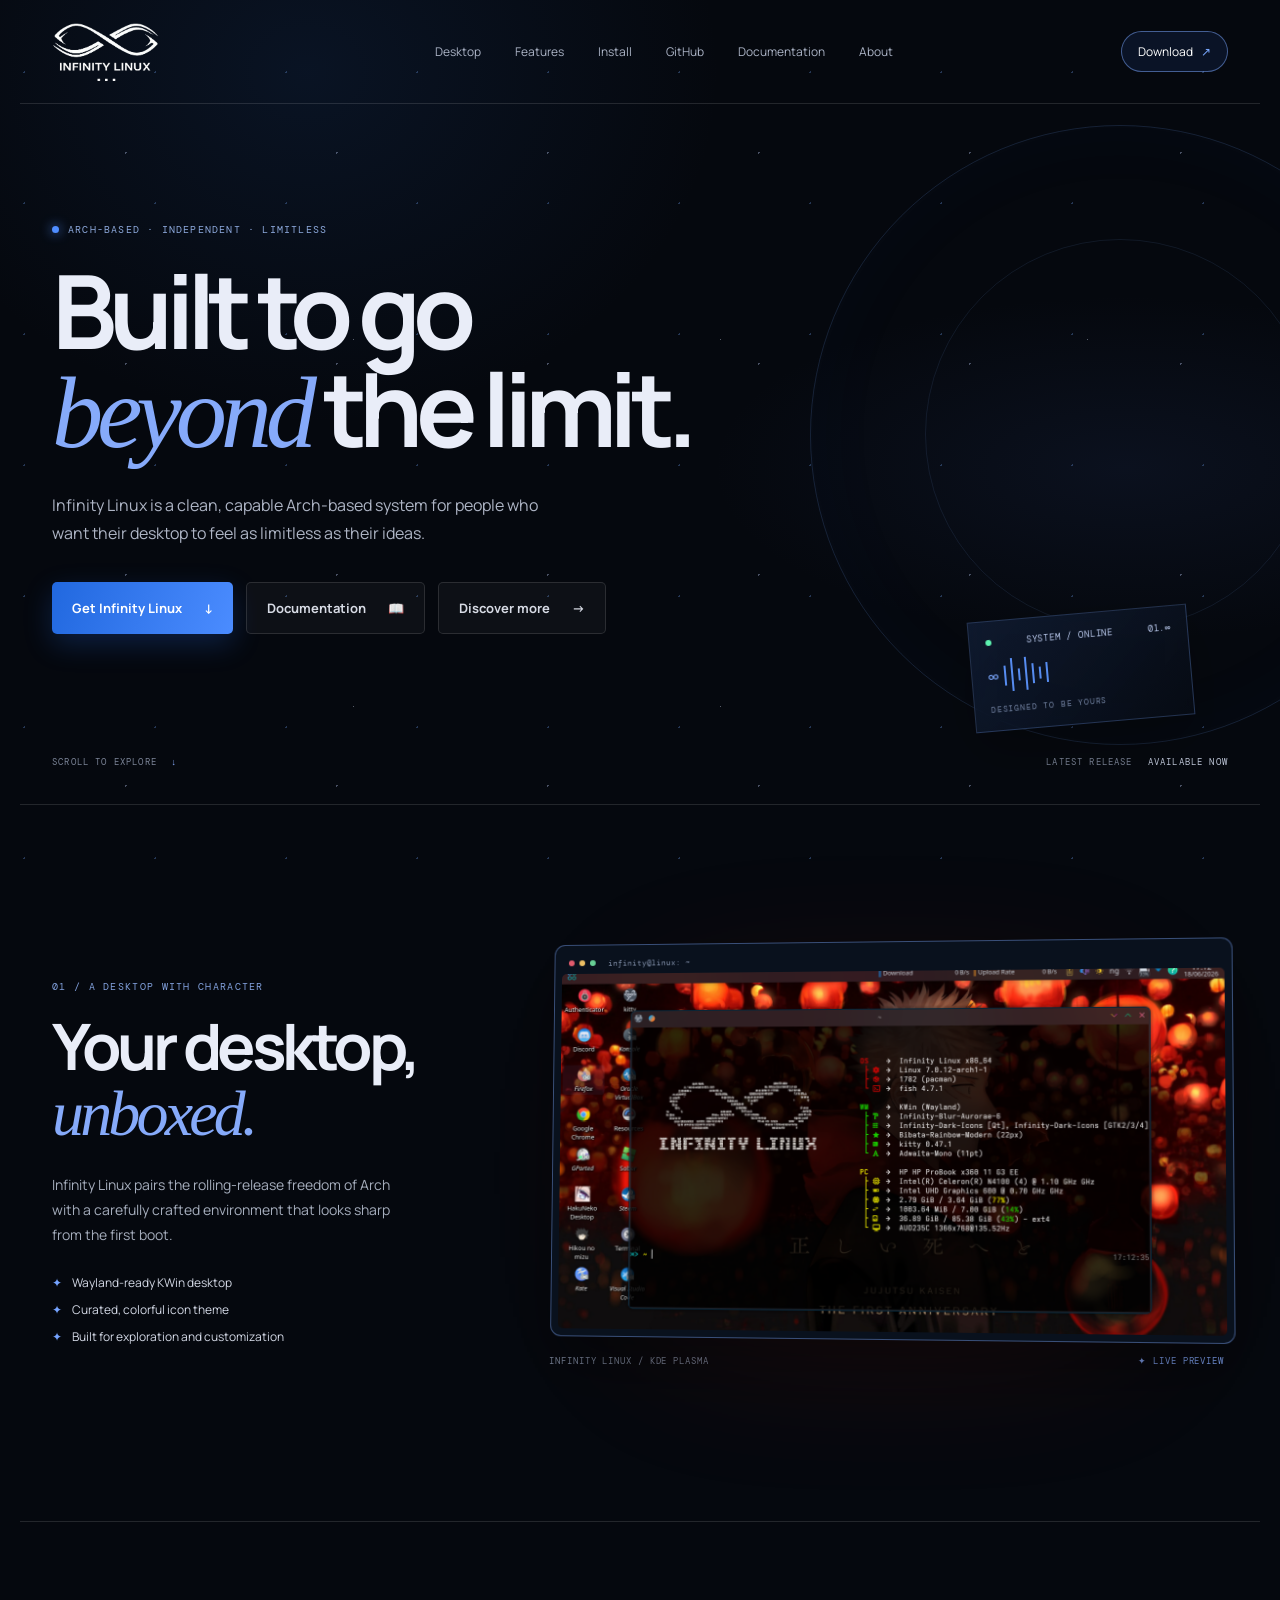
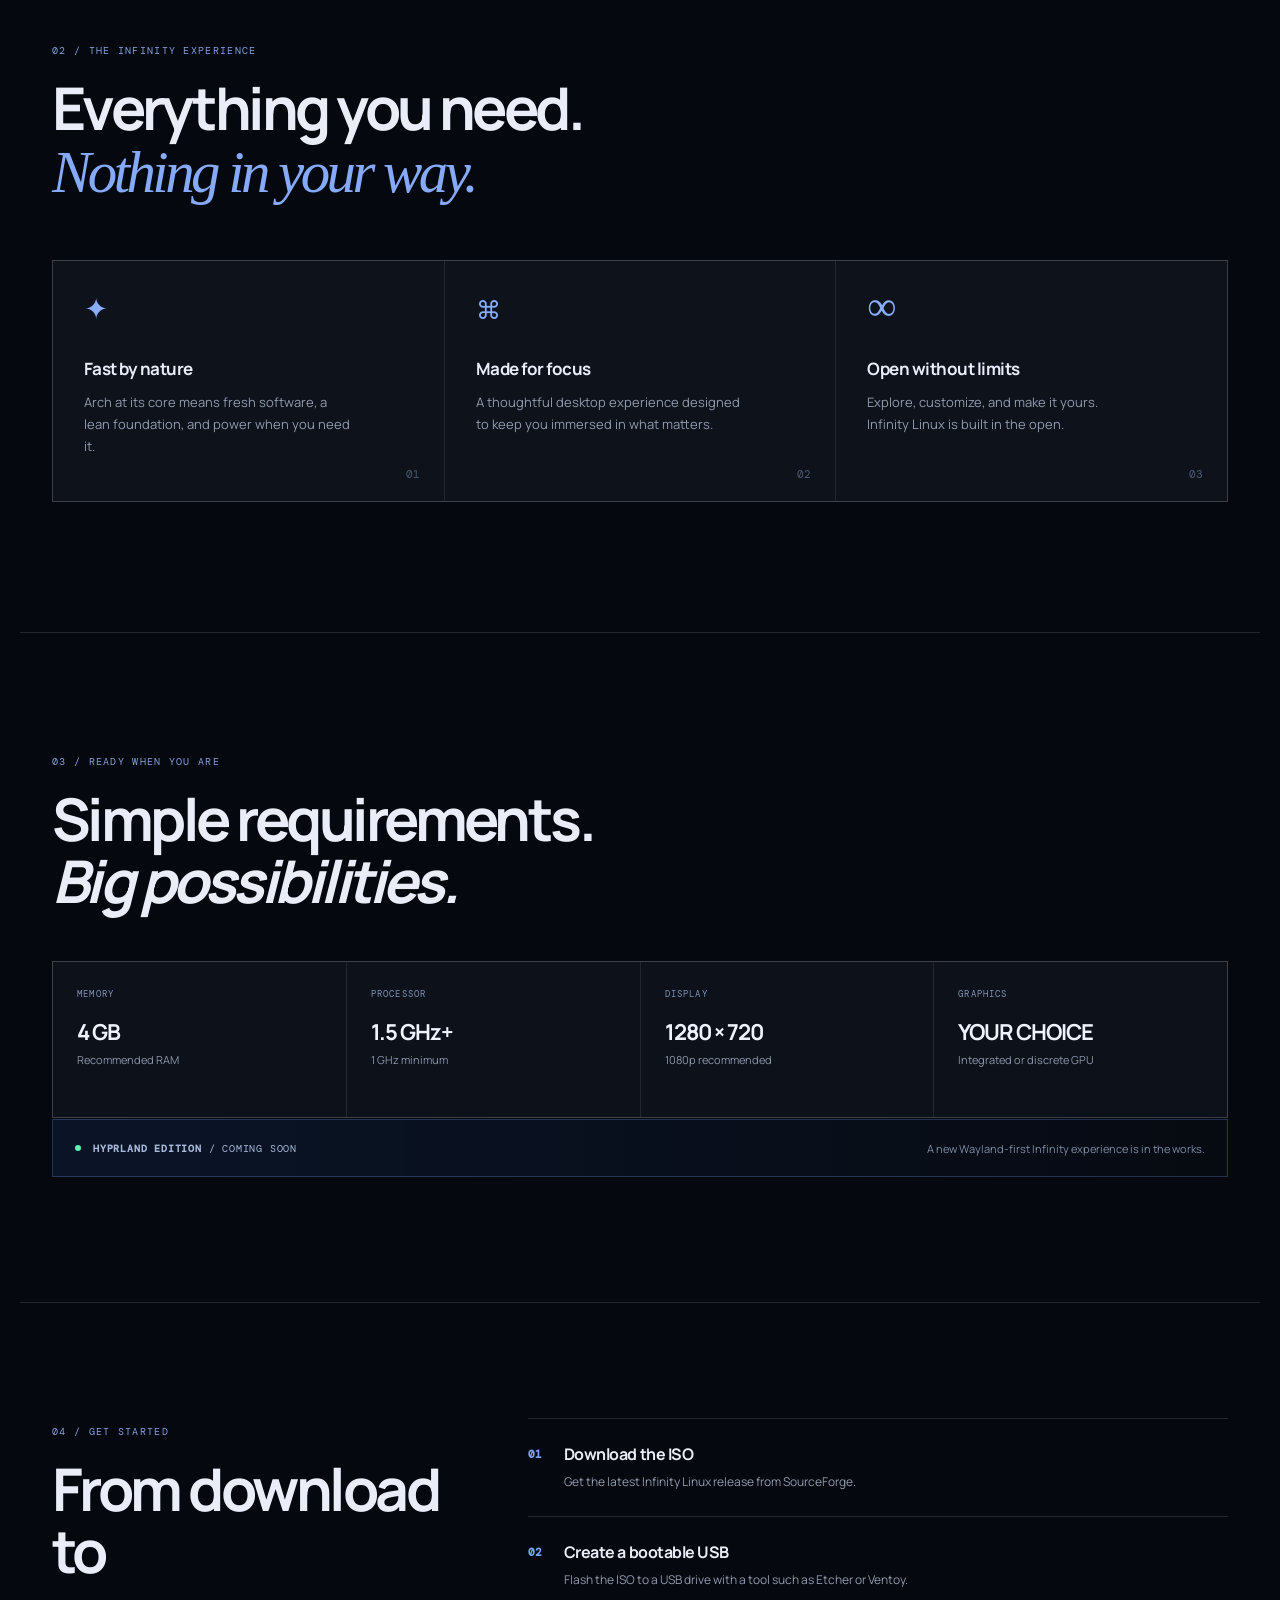
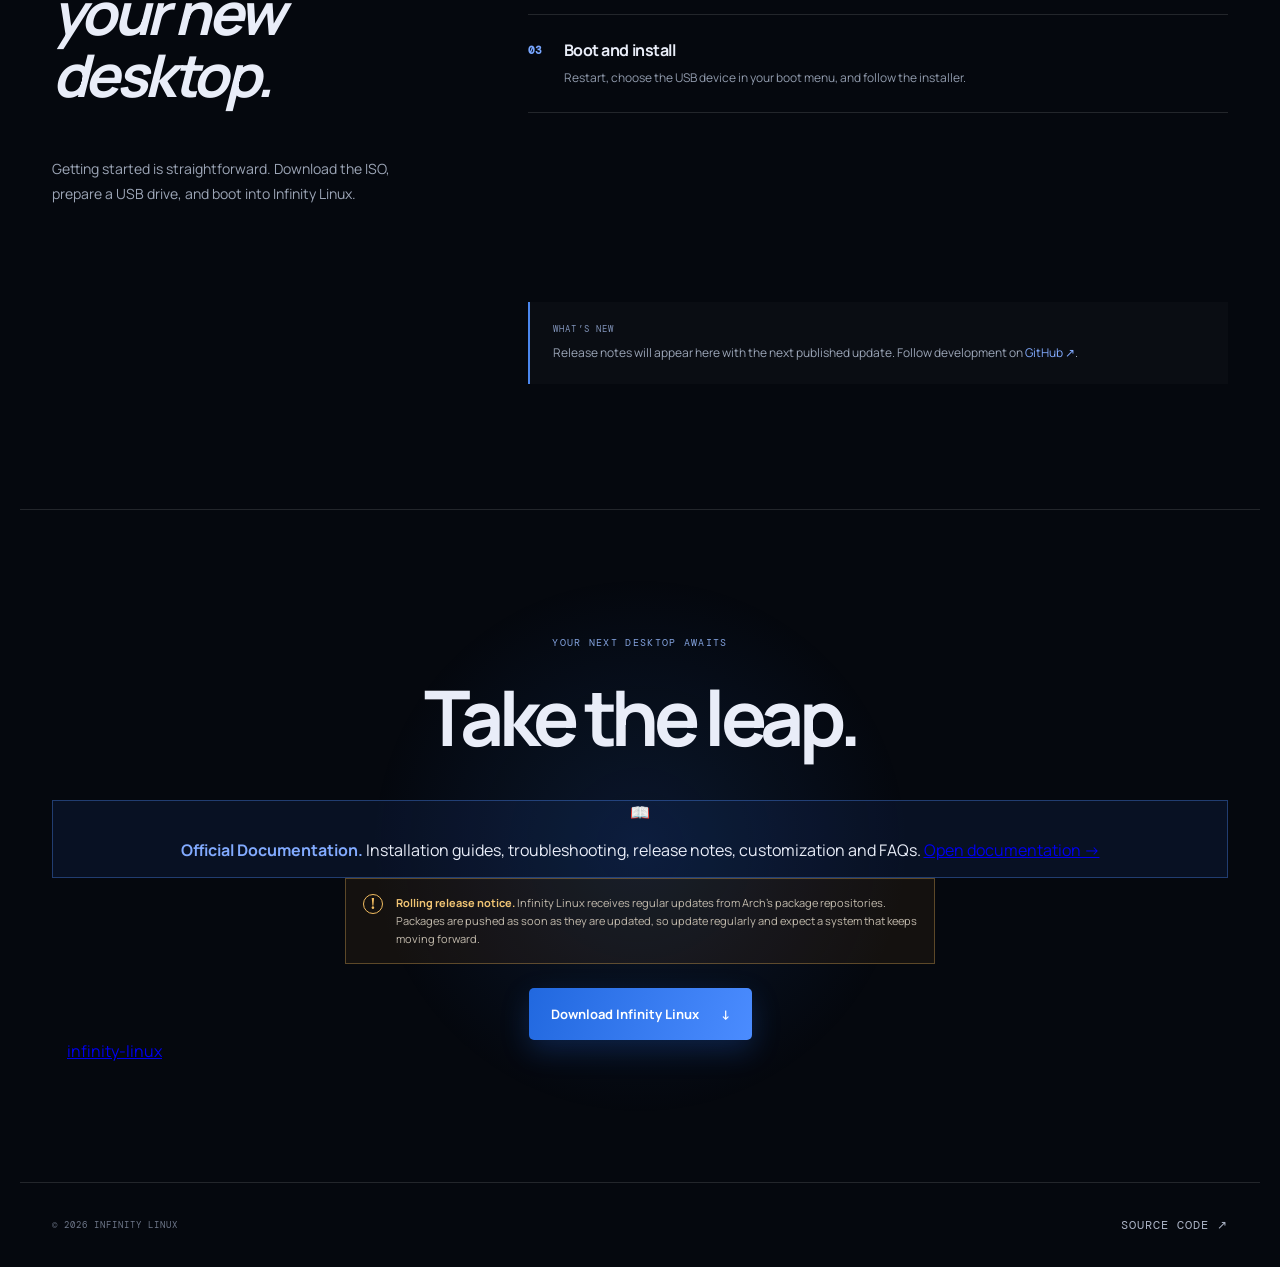
<file: index.html>
<!doctype html>
<html lang="en">
  <head>
    <meta charset="UTF-8" />
    <meta name="viewport" content="width=device-width, initial-scale=1.0" />
    <meta name="theme-color" content="#05080e" />
    <meta name="description" content="Infinity Linux — a beautifully focused Arch-based operating system." />
    <title>Infinity Linux — Beyond the limit</title>
    <link rel="preconnect" href="https://fonts.googleapis.com" />
    <link rel="preconnect" href="https://fonts.gstatic.com" crossorigin />
    <link href="https://fonts.googleapis.com/css2?family=DM+Mono:wght@400;500&family=Manrope:wght@400;500;600;700;800&display=swap" rel="stylesheet" />
    <link rel="stylesheet" href="styles.css" />
  </head>
  <body>
    <main>
      <nav class="nav shell" aria-label="Main navigation">
        <a class="brand" href="#top" aria-label="Infinity Linux home">
          <img src="infinity.png" alt="Infinity Linux" />
        </a>
        <div class="nav-links">
          <a href="#desktop">Desktop</a>
          <a href="#features">Features</a>
          <a href="#install">Install</a>
          <a href="https://github.com/EvansOgala/infinity-linux" target="_blank" rel="noreferrer">GitHub</a>
          <a href="https://infinity-linux-arch.github.io/docs/">Documentation</a>
          <a href="https://sourceforge.net/projects/infinity-linux/" target="_blank" rel="noreferrer">About</a>
        </div>
        <a class="download-small" href="https://sourceforge.net/projects/infinity-linux/files/latest/download">Download <span>↗</span></a>
      </nav>

      <section class="hero shell" id="top">
        <div class="orbit orbit-one"></div><div class="orbit orbit-two"></div>
        <div class="eyebrow"><span></span> ARCH-BASED · INDEPENDENT · LIMITLESS</div>
        <h1>Built to go<br /><em>beyond</em> the limit.</h1>
        <p class="lede">Infinity Linux is a clean, capable Arch-based system for people who want their desktop to feel as limitless as their ideas.</p>
        <div class="actions">
          <a class="button primary" href="https://sourceforge.net/projects/infinity-linux/files/latest/download">Get Infinity Linux <span>↓</span></a>
          <a class="button secondary"
              href="docs/">
              Documentation <span>📖</span>
          </a>
          <a class="button secondary" href="#features">Discover more <span>→</span></a>
        </div>
        <div class="hero-bottom">
          <span>SCROLL TO EXPLORE <b>↓</b></span>
          <span class="release">LATEST RELEASE <b>AVAILABLE NOW</b></span>
        </div>
        <div class="signal-card" aria-label="Infinity Linux system status">
          <div class="signal-top"><span class="pulse"></span><span>SYSTEM / ONLINE</span><span>01.∞</span></div>
          <div class="signal-line"><span>∞</span><i></i><i></i><i></i><i></i><i></i><i></i><i></i></div>
          <small>DESIGNED TO BE YOURS</small>
        </div>
      </section>

      <section class="desktop shell" id="desktop">
        <div class="desktop-copy">
          <span class="kicker">01 / A DESKTOP WITH CHARACTER</span>
          <h2>Your desktop,<br /><em>unboxed.</em></h2>
          <p>Infinity Linux pairs the rolling-release freedom of Arch with a carefully crafted environment that looks sharp from the first boot.</p>
          <ul class="checks"><li>Wayland-ready KWin desktop</li><li>Curated, colorful icon theme</li><li>Built for exploration and customization</li></ul>
        </div>
        <div class="screen-wrap">
          <div class="screen-glow"></div>
          <div class="screen"><div class="screen-bar"><span></span><span></span><span></span><b>infinity@linux: ~</b></div><img src="infinity-desktop-preview.png" alt="Infinity Linux desktop with terminal open" /></div>
          <div class="screen-caption"><span>INFINITY LINUX / KDE PLASMA</span><span>✦ LIVE PREVIEW</span></div>
        </div>
      </section>

      <section class="features shell" id="features">
        <div class="section-intro"><span>02 / THE INFINITY EXPERIENCE</span><h2>Everything you need.<br /><em>Nothing in your way.</em></h2></div>
        <div class="cards">
          <article><div class="icon speed">✦</div><h3>Fast by nature</h3><p>Arch at its core means fresh software, a lean foundation, and power when you need it.</p><span class="card-number">01</span></article>
          <article><div class="icon focus">⌘</div><h3>Made for focus</h3><p>A thoughtful desktop experience designed to keep you immersed in what matters.</p><span class="card-number">02</span></article>
          <article><div class="icon open">∞</div><h3>Open without limits</h3><p>Explore, customize, and make it yours. Infinity Linux is built in the open.</p><span class="card-number">03</span></article>
        </div>
      </section>

      <section class="specs shell" id="specs">
        <div class="specs-heading"><span class="kicker">03 / READY WHEN YOU ARE</span><h2>Simple requirements.<br /><em>Big possibilities.</em></h2></div>
        <div class="spec-grid">
          <article><span>MEMORY</span><strong>4 GB</strong><p>Recommended RAM</p></article>
          <article><span>PROCESSOR</span><strong>1.5 GHz+</strong><p>1 GHz minimum</p></article>
          <article><span>DISPLAY</span><strong>1280 × 720</strong><p>1080p recommended</p></article>
          <article><span>GRAPHICS</span><strong>YOUR CHOICE</strong><p>Integrated or discrete GPU</p></article>
        </div>
        <div class="coming"><span class="pulse"></span><span><b>HYPRLAND EDITION</b> / COMING SOON</span><p>A new Wayland-first Infinity experience is in the works.</p></div>
      </section>

      <section class="install shell" id="install">
        <div class="install-heading"><span class="kicker">04 / GET STARTED</span><h2>From download to<br /><em>your new desktop.</em></h2><p>Getting started is straightforward. Download the ISO, prepare a USB drive, and boot into Infinity Linux.</p></div>
        <ol class="steps">
          <li><b>01</b><div><h3>Download the ISO</h3><p>Get the latest Infinity Linux release from SourceForge.</p></div></li>
          <li><b>02</b><div><h3>Create a bootable USB</h3><p>Flash the ISO to a USB drive with a tool such as Etcher or Ventoy.</p></div></li>
          <li><b>03</b><div><h3>Boot and install</h3><p>Restart, choose the USB device in your boot menu, and follow the installer.</p></div></li>
        </ol>
        <div class="release-note"><span>WHAT’S NEW</span><p>Release notes will appear here with the next published update. Follow development on <a href="https://github.com/EvansOgala/infinity-linux" target="_blank" rel="noreferrer">GitHub ↗</a>.</p></div>
      </section>

      <section class="cta shell">
        <p>YOUR NEXT DESKTOP AWAITS</p><h2>Take the leap.</h2>
          <div class=" docs-card">
          <span>📖</span>
          <p>
              <b>Official Documentation.</b>
              Installation guides, troubleshooting,
              release notes, customization and FAQs.
              <a href="docs/">Open documentation →</a>
              </p>
              </div>
        <div class="rolling-warning"><span>!</span><p><b>Rolling release notice.</b> Infinity Linux receives regular updates from Arch’s package repositories. Packages are pushed as soon as they are updated, so update regularly and expect a system that keeps moving forward.</p></div>
        <a class="button primary" href="https://sourceforge.net/projects/infinity-linux/files/latest/download">Download Infinity Linux <span>↓</span></a>
        <!-- Begin  Tag -->
        <div class="sf-root" data-id="4105717" data-badge="oss-rising-star-black" data-metadata="achievement=oss-rising-star" style="width:125px">
            <a href="https://sourceforge.net/projects/infinity-linux/" target="_blank">infinity-linux</a>
        </div>
        <script>(function () {var sc=document.createElement('script');sc.async=true;sc.src='https://b.sf-syn.com/badge_js?sf_id=4105717';var p=document.getElementsByTagName('script')[0];p.parentNode.insertBefore(sc, p);})();
        </script>
<!-- End  Tag -->
      </section>
    </main>
    <footer class="shell"><span>© 2026 INFINITY LINUX</span><a href="https://github.com/EvansOgala/infinity-linux" target="_blank" rel="noreferrer">SOURCE CODE ↗</a></footer>
  </body>
</html>
</file>
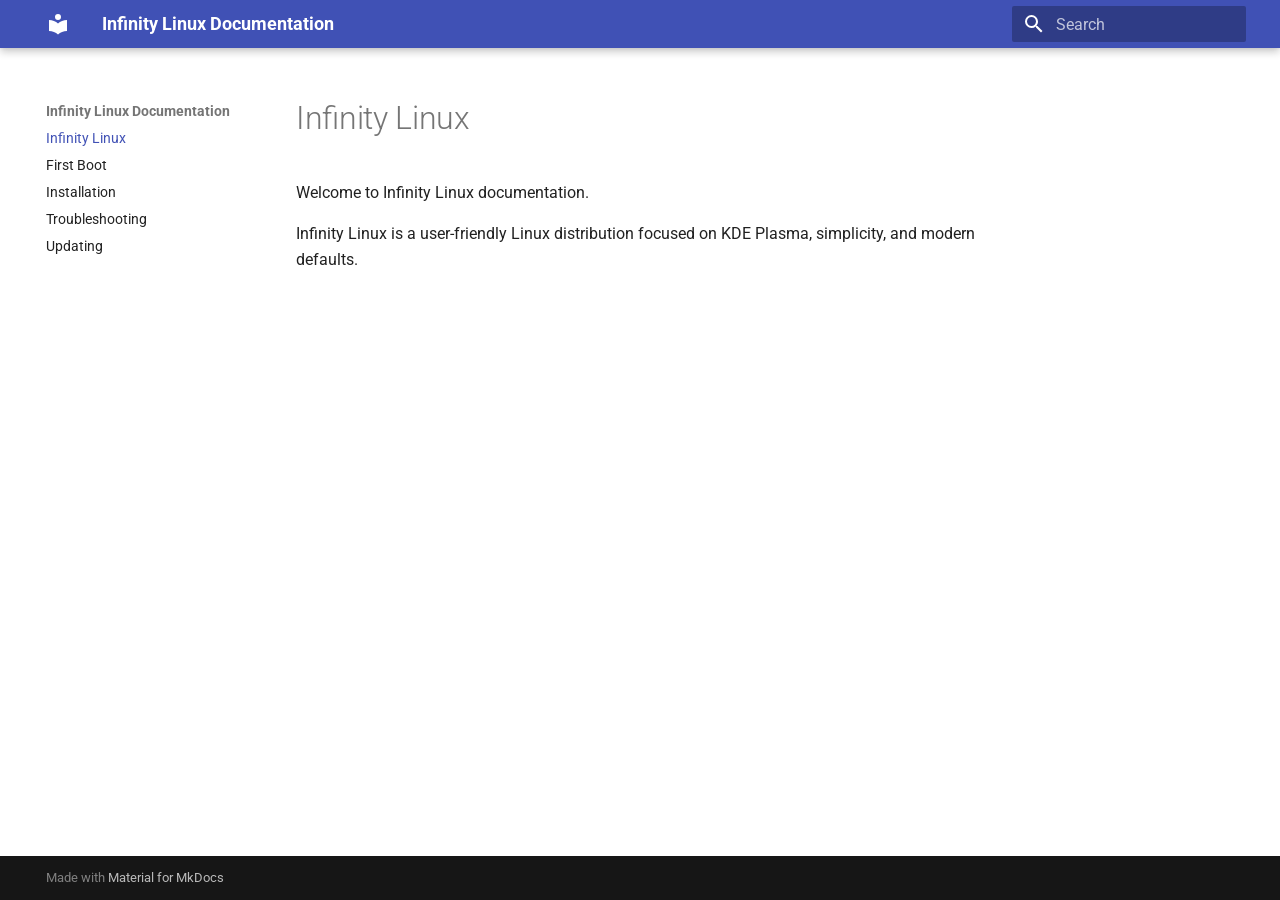
<file: docs/index.html>
<!doctype html>
<html lang="en" class="no-js">
  <head>
    
      <meta charset="utf-8">
      <meta name="viewport" content="width=device-width,initial-scale=1">
      
      
      
      
      
        <link rel="next" href="first-boot/">
      
      
        
      
      
      <link rel="icon" href="assets/images/favicon.png">
      <meta name="generator" content="mkdocs-1.6.1, mkdocs-material-9.7.7">
    
    
      
        <title>Infinity Linux Documentation</title>
      
    
    
      <link rel="stylesheet" href="assets/stylesheets/main.ec1eaa64.min.css">
      
      


    
    
      
    
    
      
        
        
        <link rel="preconnect" href="https://fonts.gstatic.com" crossorigin>
        <link rel="stylesheet" href="https://fonts.googleapis.com/css?family=Roboto:300,300i,400,400i,700,700i%7CRoboto+Mono:400,400i,700,700i&display=fallback">
        <style>:root{--md-text-font:"Roboto";--md-code-font:"Roboto Mono"}</style>
      
    
    
    <script>__md_scope=new URL(".",location),__md_hash=e=>[...e].reduce(((e,_)=>(e<<5)-e+_.charCodeAt(0)),0),__md_get=(e,_=localStorage,t=__md_scope)=>JSON.parse(_.getItem(t.pathname+"."+e)),__md_set=(e,_,t=localStorage,a=__md_scope)=>{try{t.setItem(a.pathname+"."+e,JSON.stringify(_))}catch(e){}}</script>
    
      

    
    
  </head>
  
  
    <body dir="ltr">
  
    
    <input class="md-toggle" data-md-toggle="drawer" type="checkbox" id="__drawer" autocomplete="off">
    <input class="md-toggle" data-md-toggle="search" type="checkbox" id="__search" autocomplete="off">
    <label class="md-overlay" for="__drawer"></label>
    <div data-md-component="skip">
      
        
        <a href="#infinity-linux" class="md-skip">
          Skip to content
        </a>
      
    </div>
    <div data-md-component="announce">
      
    </div>
    
    
      

  

<header class="md-header md-header--shadow" data-md-component="header">
  <nav class="md-header__inner md-grid" aria-label="Header">
    <a href="." title="Infinity Linux Documentation" class="md-header__button md-logo" aria-label="Infinity Linux Documentation" data-md-component="logo">
      
  
  <svg xmlns="http://www.w3.org/2000/svg" viewBox="0 0 24 24"><path d="M12 8a3 3 0 0 0 3-3 3 3 0 0 0-3-3 3 3 0 0 0-3 3 3 3 0 0 0 3 3m0 3.54C9.64 9.35 6.5 8 3 8v11c3.5 0 6.64 1.35 9 3.54 2.36-2.19 5.5-3.54 9-3.54V8c-3.5 0-6.64 1.35-9 3.54"/></svg>

    </a>
    <label class="md-header__button md-icon" for="__drawer">
      
      <svg xmlns="http://www.w3.org/2000/svg" viewBox="0 0 24 24"><path d="M3 6h18v2H3zm0 5h18v2H3zm0 5h18v2H3z"/></svg>
    </label>
    <div class="md-header__title" data-md-component="header-title">
      <div class="md-header__ellipsis">
        <div class="md-header__topic">
          <span class="md-ellipsis">
            Infinity Linux Documentation
          </span>
        </div>
        <div class="md-header__topic" data-md-component="header-topic">
          <span class="md-ellipsis">
            
              Infinity Linux
            
          </span>
        </div>
      </div>
    </div>
    
    
      <script>var palette=__md_get("__palette");if(palette&&palette.color){if("(prefers-color-scheme)"===palette.color.media){var media=matchMedia("(prefers-color-scheme: light)"),input=document.querySelector(media.matches?"[data-md-color-media='(prefers-color-scheme: light)']":"[data-md-color-media='(prefers-color-scheme: dark)']");palette.color.media=input.getAttribute("data-md-color-media"),palette.color.scheme=input.getAttribute("data-md-color-scheme"),palette.color.primary=input.getAttribute("data-md-color-primary"),palette.color.accent=input.getAttribute("data-md-color-accent")}for(var[key,value]of Object.entries(palette.color))document.body.setAttribute("data-md-color-"+key,value)}</script>
    
    
    
      
      
        <label class="md-header__button md-icon" for="__search">
          
          <svg xmlns="http://www.w3.org/2000/svg" viewBox="0 0 24 24"><path d="M9.5 3A6.5 6.5 0 0 1 16 9.5c0 1.61-.59 3.09-1.56 4.23l.27.27h.79l5 5-1.5 1.5-5-5v-.79l-.27-.27A6.52 6.52 0 0 1 9.5 16 6.5 6.5 0 0 1 3 9.5 6.5 6.5 0 0 1 9.5 3m0 2C7 5 5 7 5 9.5S7 14 9.5 14 14 12 14 9.5 12 5 9.5 5"/></svg>
        </label>
        <div class="md-search" data-md-component="search" role="dialog">
  <label class="md-search__overlay" for="__search"></label>
  <div class="md-search__inner" role="search">
    <form class="md-search__form" name="search">
      <input type="text" class="md-search__input" name="query" aria-label="Search" placeholder="Search" autocapitalize="off" autocorrect="off" autocomplete="off" spellcheck="false" data-md-component="search-query" required>
      <label class="md-search__icon md-icon" for="__search">
        
        <svg xmlns="http://www.w3.org/2000/svg" viewBox="0 0 24 24"><path d="M9.5 3A6.5 6.5 0 0 1 16 9.5c0 1.61-.59 3.09-1.56 4.23l.27.27h.79l5 5-1.5 1.5-5-5v-.79l-.27-.27A6.52 6.52 0 0 1 9.5 16 6.5 6.5 0 0 1 3 9.5 6.5 6.5 0 0 1 9.5 3m0 2C7 5 5 7 5 9.5S7 14 9.5 14 14 12 14 9.5 12 5 9.5 5"/></svg>
        
        <svg xmlns="http://www.w3.org/2000/svg" viewBox="0 0 24 24"><path d="M20 11v2H8l5.5 5.5-1.42 1.42L4.16 12l7.92-7.92L13.5 5.5 8 11z"/></svg>
      </label>
      <nav class="md-search__options" aria-label="Search">
        
        <button type="reset" class="md-search__icon md-icon" title="Clear" aria-label="Clear" tabindex="-1">
          
          <svg xmlns="http://www.w3.org/2000/svg" viewBox="0 0 24 24"><path d="M19 6.41 17.59 5 12 10.59 6.41 5 5 6.41 10.59 12 5 17.59 6.41 19 12 13.41 17.59 19 19 17.59 13.41 12z"/></svg>
        </button>
      </nav>
      
    </form>
    <div class="md-search__output">
      <div class="md-search__scrollwrap" tabindex="0" data-md-scrollfix>
        <div class="md-search-result" data-md-component="search-result">
          <div class="md-search-result__meta">
            Initializing search
          </div>
          <ol class="md-search-result__list" role="presentation"></ol>
        </div>
      </div>
    </div>
  </div>
</div>
      
    
    
  </nav>
  
</header>
    
    <div class="md-container" data-md-component="container">
      
      
        
          
        
      
      <main class="md-main" data-md-component="main">
        <div class="md-main__inner md-grid">
          
            
              
              <div class="md-sidebar md-sidebar--primary" data-md-component="sidebar" data-md-type="navigation" >
                <div class="md-sidebar__scrollwrap">
                  <div class="md-sidebar__inner">
                    



<nav class="md-nav md-nav--primary" aria-label="Navigation" data-md-level="0">
  <label class="md-nav__title" for="__drawer">
    <a href="." title="Infinity Linux Documentation" class="md-nav__button md-logo" aria-label="Infinity Linux Documentation" data-md-component="logo">
      
  
  <svg xmlns="http://www.w3.org/2000/svg" viewBox="0 0 24 24"><path d="M12 8a3 3 0 0 0 3-3 3 3 0 0 0-3-3 3 3 0 0 0-3 3 3 3 0 0 0 3 3m0 3.54C9.64 9.35 6.5 8 3 8v11c3.5 0 6.64 1.35 9 3.54 2.36-2.19 5.5-3.54 9-3.54V8c-3.5 0-6.64 1.35-9 3.54"/></svg>

    </a>
    Infinity Linux Documentation
  </label>
  
  <ul class="md-nav__list" data-md-scrollfix>
    
      
      
  
  
    
  
  
  
    <li class="md-nav__item md-nav__item--active">
      
      <input class="md-nav__toggle md-toggle" type="checkbox" id="__toc">
      
      
        
      
      
      <a href="." class="md-nav__link md-nav__link--active">
        
  
  
  <span class="md-ellipsis">
    
  
    Infinity Linux
  

    
  </span>
  
  

      </a>
      
    </li>
  

    
      
      
  
  
  
  
    <li class="md-nav__item">
      <a href="first-boot/" class="md-nav__link">
        
  
  
  <span class="md-ellipsis">
    
  
    First Boot
  

    
  </span>
  
  

      </a>
    </li>
  

    
      
      
  
  
  
  
    <li class="md-nav__item">
      <a href="install/" class="md-nav__link">
        
  
  
  <span class="md-ellipsis">
    
  
    Installation
  

    
  </span>
  
  

      </a>
    </li>
  

    
      
      
  
  
  
  
    <li class="md-nav__item">
      <a href="troubleshooting/" class="md-nav__link">
        
  
  
  <span class="md-ellipsis">
    
  
    Troubleshooting
  

    
  </span>
  
  

      </a>
    </li>
  

    
      
      
  
  
  
  
    <li class="md-nav__item">
      <a href="updating/" class="md-nav__link">
        
  
  
  <span class="md-ellipsis">
    
  
    Updating
  

    
  </span>
  
  

      </a>
    </li>
  

    
  </ul>
</nav>
                  </div>
                </div>
              </div>
            
            
              
              <div class="md-sidebar md-sidebar--secondary" data-md-component="sidebar" data-md-type="toc" >
                <div class="md-sidebar__scrollwrap">
                  <div class="md-sidebar__inner">
                    

<nav class="md-nav md-nav--secondary" aria-label="Table of contents">
  
  
  
    
  
  
</nav>
                  </div>
                </div>
              </div>
            
          
          
            <div class="md-content" data-md-component="content">
              
              <article class="md-content__inner md-typeset">
                
                  



<h1 id="infinity-linux">Infinity Linux</h1>
<p>Welcome to Infinity Linux documentation.</p>
<p>Infinity Linux is a user-friendly Linux distribution focused on KDE Plasma, simplicity, and modern defaults.</p>












                
              </article>
            </div>
          
          
<script>var target=document.getElementById(location.hash.slice(1));target&&target.name&&(target.checked=target.name.startsWith("__tabbed_"))</script>
        </div>
        
      </main>
      
        <footer class="md-footer">
  
  <div class="md-footer-meta md-typeset">
    <div class="md-footer-meta__inner md-grid">
      <div class="md-copyright">
  
  
    Made with
    <a href="https://squidfunk.github.io/mkdocs-material/" target="_blank" rel="noopener">
      Material for MkDocs
    </a>
  
</div>
      
    </div>
  </div>
</footer>
      
    </div>
    <div class="md-dialog" data-md-component="dialog">
      <div class="md-dialog__inner md-typeset"></div>
    </div>
    
    
    
      
      
      <script id="__config" type="application/json">{"annotate": null, "base": ".", "features": [], "search": "assets/javascripts/workers/search.2c215733.min.js", "tags": null, "translations": {"clipboard.copied": "Copied to clipboard", "clipboard.copy": "Copy to clipboard", "search.result.more.one": "1 more on this page", "search.result.more.other": "# more on this page", "search.result.none": "No matching documents", "search.result.one": "1 matching document", "search.result.other": "# matching documents", "search.result.placeholder": "Type to start searching", "search.result.term.missing": "Missing", "select.version": "Select version"}, "version": null}</script>
    
    
      <script src="assets/javascripts/bundle.d7400e89.min.js"></script>
      
    
  </body>
</html>
</file>
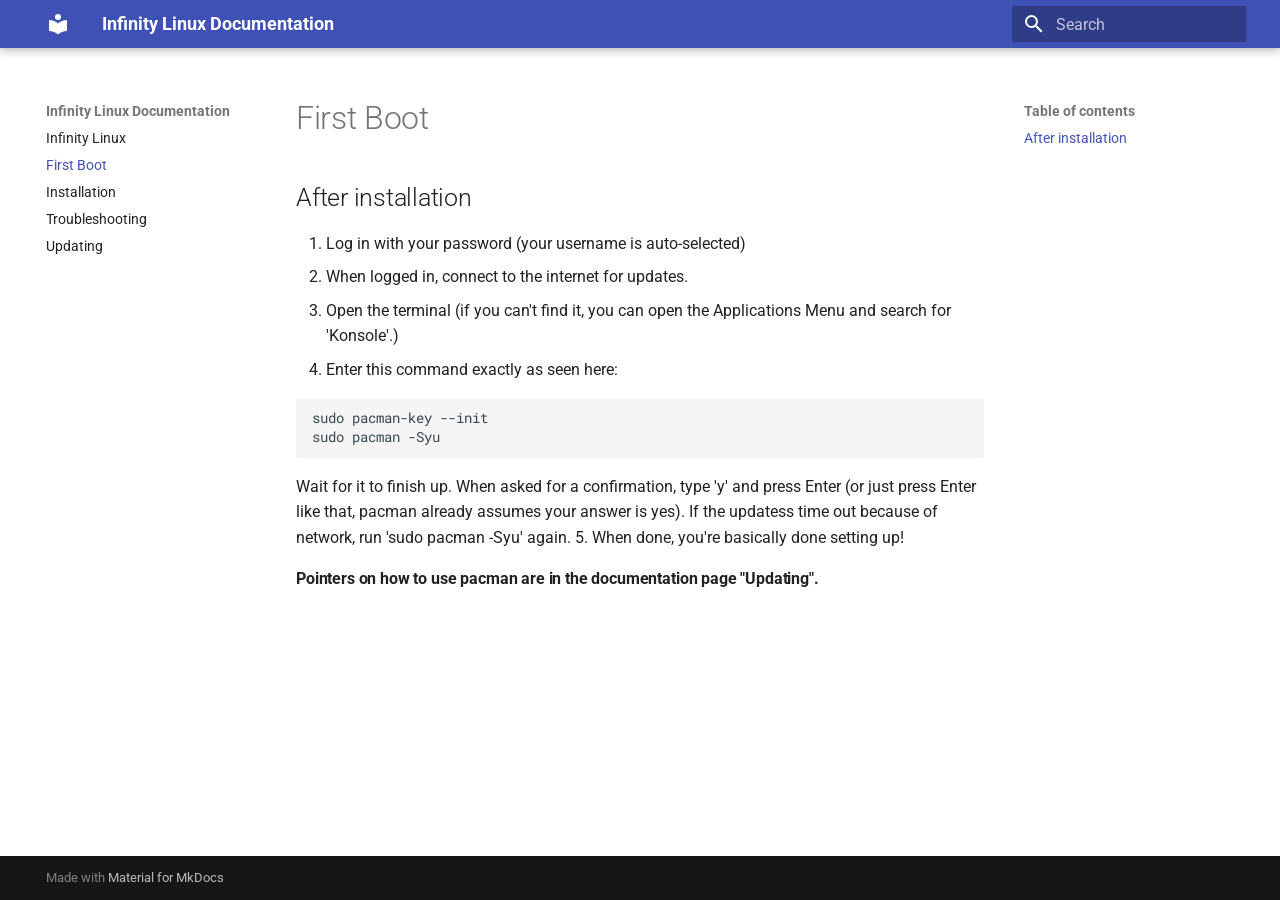
<file: docs/first-boot/index.html>
<!doctype html>
<html lang="en" class="no-js">
  <head>
    
      <meta charset="utf-8">
      <meta name="viewport" content="width=device-width,initial-scale=1">
      
      
      
      
        <link rel="prev" href="..">
      
      
        <link rel="next" href="../install/">
      
      
        
      
      
      <link rel="icon" href="../assets/images/favicon.png">
      <meta name="generator" content="mkdocs-1.6.1, mkdocs-material-9.7.7">
    
    
      
        <title>First Boot - Infinity Linux Documentation</title>
      
    
    
      <link rel="stylesheet" href="../assets/stylesheets/main.ec1eaa64.min.css">
      
      


    
    
      
    
    
      
        
        
        <link rel="preconnect" href="https://fonts.gstatic.com" crossorigin>
        <link rel="stylesheet" href="https://fonts.googleapis.com/css?family=Roboto:300,300i,400,400i,700,700i%7CRoboto+Mono:400,400i,700,700i&display=fallback">
        <style>:root{--md-text-font:"Roboto";--md-code-font:"Roboto Mono"}</style>
      
    
    
    <script>__md_scope=new URL("..",location),__md_hash=e=>[...e].reduce(((e,_)=>(e<<5)-e+_.charCodeAt(0)),0),__md_get=(e,_=localStorage,t=__md_scope)=>JSON.parse(_.getItem(t.pathname+"."+e)),__md_set=(e,_,t=localStorage,a=__md_scope)=>{try{t.setItem(a.pathname+"."+e,JSON.stringify(_))}catch(e){}}</script>
    
      

    
    
  </head>
  
  
    <body dir="ltr">
  
    
    <input class="md-toggle" data-md-toggle="drawer" type="checkbox" id="__drawer" autocomplete="off">
    <input class="md-toggle" data-md-toggle="search" type="checkbox" id="__search" autocomplete="off">
    <label class="md-overlay" for="__drawer"></label>
    <div data-md-component="skip">
      
        
        <a href="#first-boot" class="md-skip">
          Skip to content
        </a>
      
    </div>
    <div data-md-component="announce">
      
    </div>
    
    
      

  

<header class="md-header md-header--shadow" data-md-component="header">
  <nav class="md-header__inner md-grid" aria-label="Header">
    <a href=".." title="Infinity Linux Documentation" class="md-header__button md-logo" aria-label="Infinity Linux Documentation" data-md-component="logo">
      
  
  <svg xmlns="http://www.w3.org/2000/svg" viewBox="0 0 24 24"><path d="M12 8a3 3 0 0 0 3-3 3 3 0 0 0-3-3 3 3 0 0 0-3 3 3 3 0 0 0 3 3m0 3.54C9.64 9.35 6.5 8 3 8v11c3.5 0 6.64 1.35 9 3.54 2.36-2.19 5.5-3.54 9-3.54V8c-3.5 0-6.64 1.35-9 3.54"/></svg>

    </a>
    <label class="md-header__button md-icon" for="__drawer">
      
      <svg xmlns="http://www.w3.org/2000/svg" viewBox="0 0 24 24"><path d="M3 6h18v2H3zm0 5h18v2H3zm0 5h18v2H3z"/></svg>
    </label>
    <div class="md-header__title" data-md-component="header-title">
      <div class="md-header__ellipsis">
        <div class="md-header__topic">
          <span class="md-ellipsis">
            Infinity Linux Documentation
          </span>
        </div>
        <div class="md-header__topic" data-md-component="header-topic">
          <span class="md-ellipsis">
            
              First Boot
            
          </span>
        </div>
      </div>
    </div>
    
    
      <script>var palette=__md_get("__palette");if(palette&&palette.color){if("(prefers-color-scheme)"===palette.color.media){var media=matchMedia("(prefers-color-scheme: light)"),input=document.querySelector(media.matches?"[data-md-color-media='(prefers-color-scheme: light)']":"[data-md-color-media='(prefers-color-scheme: dark)']");palette.color.media=input.getAttribute("data-md-color-media"),palette.color.scheme=input.getAttribute("data-md-color-scheme"),palette.color.primary=input.getAttribute("data-md-color-primary"),palette.color.accent=input.getAttribute("data-md-color-accent")}for(var[key,value]of Object.entries(palette.color))document.body.setAttribute("data-md-color-"+key,value)}</script>
    
    
    
      
      
        <label class="md-header__button md-icon" for="__search">
          
          <svg xmlns="http://www.w3.org/2000/svg" viewBox="0 0 24 24"><path d="M9.5 3A6.5 6.5 0 0 1 16 9.5c0 1.61-.59 3.09-1.56 4.23l.27.27h.79l5 5-1.5 1.5-5-5v-.79l-.27-.27A6.52 6.52 0 0 1 9.5 16 6.5 6.5 0 0 1 3 9.5 6.5 6.5 0 0 1 9.5 3m0 2C7 5 5 7 5 9.5S7 14 9.5 14 14 12 14 9.5 12 5 9.5 5"/></svg>
        </label>
        <div class="md-search" data-md-component="search" role="dialog">
  <label class="md-search__overlay" for="__search"></label>
  <div class="md-search__inner" role="search">
    <form class="md-search__form" name="search">
      <input type="text" class="md-search__input" name="query" aria-label="Search" placeholder="Search" autocapitalize="off" autocorrect="off" autocomplete="off" spellcheck="false" data-md-component="search-query" required>
      <label class="md-search__icon md-icon" for="__search">
        
        <svg xmlns="http://www.w3.org/2000/svg" viewBox="0 0 24 24"><path d="M9.5 3A6.5 6.5 0 0 1 16 9.5c0 1.61-.59 3.09-1.56 4.23l.27.27h.79l5 5-1.5 1.5-5-5v-.79l-.27-.27A6.52 6.52 0 0 1 9.5 16 6.5 6.5 0 0 1 3 9.5 6.5 6.5 0 0 1 9.5 3m0 2C7 5 5 7 5 9.5S7 14 9.5 14 14 12 14 9.5 12 5 9.5 5"/></svg>
        
        <svg xmlns="http://www.w3.org/2000/svg" viewBox="0 0 24 24"><path d="M20 11v2H8l5.5 5.5-1.42 1.42L4.16 12l7.92-7.92L13.5 5.5 8 11z"/></svg>
      </label>
      <nav class="md-search__options" aria-label="Search">
        
        <button type="reset" class="md-search__icon md-icon" title="Clear" aria-label="Clear" tabindex="-1">
          
          <svg xmlns="http://www.w3.org/2000/svg" viewBox="0 0 24 24"><path d="M19 6.41 17.59 5 12 10.59 6.41 5 5 6.41 10.59 12 5 17.59 6.41 19 12 13.41 17.59 19 19 17.59 13.41 12z"/></svg>
        </button>
      </nav>
      
    </form>
    <div class="md-search__output">
      <div class="md-search__scrollwrap" tabindex="0" data-md-scrollfix>
        <div class="md-search-result" data-md-component="search-result">
          <div class="md-search-result__meta">
            Initializing search
          </div>
          <ol class="md-search-result__list" role="presentation"></ol>
        </div>
      </div>
    </div>
  </div>
</div>
      
    
    
  </nav>
  
</header>
    
    <div class="md-container" data-md-component="container">
      
      
        
          
        
      
      <main class="md-main" data-md-component="main">
        <div class="md-main__inner md-grid">
          
            
              
              <div class="md-sidebar md-sidebar--primary" data-md-component="sidebar" data-md-type="navigation" >
                <div class="md-sidebar__scrollwrap">
                  <div class="md-sidebar__inner">
                    



<nav class="md-nav md-nav--primary" aria-label="Navigation" data-md-level="0">
  <label class="md-nav__title" for="__drawer">
    <a href=".." title="Infinity Linux Documentation" class="md-nav__button md-logo" aria-label="Infinity Linux Documentation" data-md-component="logo">
      
  
  <svg xmlns="http://www.w3.org/2000/svg" viewBox="0 0 24 24"><path d="M12 8a3 3 0 0 0 3-3 3 3 0 0 0-3-3 3 3 0 0 0-3 3 3 3 0 0 0 3 3m0 3.54C9.64 9.35 6.5 8 3 8v11c3.5 0 6.64 1.35 9 3.54 2.36-2.19 5.5-3.54 9-3.54V8c-3.5 0-6.64 1.35-9 3.54"/></svg>

    </a>
    Infinity Linux Documentation
  </label>
  
  <ul class="md-nav__list" data-md-scrollfix>
    
      
      
  
  
  
  
    <li class="md-nav__item">
      <a href=".." class="md-nav__link">
        
  
  
  <span class="md-ellipsis">
    
  
    Infinity Linux
  

    
  </span>
  
  

      </a>
    </li>
  

    
      
      
  
  
    
  
  
  
    <li class="md-nav__item md-nav__item--active">
      
      <input class="md-nav__toggle md-toggle" type="checkbox" id="__toc">
      
      
        
      
      
        <label class="md-nav__link md-nav__link--active" for="__toc">
          
  
  
  <span class="md-ellipsis">
    
  
    First Boot
  

    
  </span>
  
  

          <span class="md-nav__icon md-icon"></span>
        </label>
      
      <a href="./" class="md-nav__link md-nav__link--active">
        
  
  
  <span class="md-ellipsis">
    
  
    First Boot
  

    
  </span>
  
  

      </a>
      
        

<nav class="md-nav md-nav--secondary" aria-label="Table of contents">
  
  
  
    
  
  
    <label class="md-nav__title" for="__toc">
      <span class="md-nav__icon md-icon"></span>
      Table of contents
    </label>
    <ul class="md-nav__list" data-md-component="toc" data-md-scrollfix>
      
        <li class="md-nav__item">
  <a href="#after-installation" class="md-nav__link">
    <span class="md-ellipsis">
      
        After installation
      
    </span>
  </a>
  
</li>
      
    </ul>
  
</nav>
      
    </li>
  

    
      
      
  
  
  
  
    <li class="md-nav__item">
      <a href="../install/" class="md-nav__link">
        
  
  
  <span class="md-ellipsis">
    
  
    Installation
  

    
  </span>
  
  

      </a>
    </li>
  

    
      
      
  
  
  
  
    <li class="md-nav__item">
      <a href="../troubleshooting/" class="md-nav__link">
        
  
  
  <span class="md-ellipsis">
    
  
    Troubleshooting
  

    
  </span>
  
  

      </a>
    </li>
  

    
      
      
  
  
  
  
    <li class="md-nav__item">
      <a href="../updating/" class="md-nav__link">
        
  
  
  <span class="md-ellipsis">
    
  
    Updating
  

    
  </span>
  
  

      </a>
    </li>
  

    
  </ul>
</nav>
                  </div>
                </div>
              </div>
            
            
              
              <div class="md-sidebar md-sidebar--secondary" data-md-component="sidebar" data-md-type="toc" >
                <div class="md-sidebar__scrollwrap">
                  <div class="md-sidebar__inner">
                    

<nav class="md-nav md-nav--secondary" aria-label="Table of contents">
  
  
  
    
  
  
    <label class="md-nav__title" for="__toc">
      <span class="md-nav__icon md-icon"></span>
      Table of contents
    </label>
    <ul class="md-nav__list" data-md-component="toc" data-md-scrollfix>
      
        <li class="md-nav__item">
  <a href="#after-installation" class="md-nav__link">
    <span class="md-ellipsis">
      
        After installation
      
    </span>
  </a>
  
</li>
      
    </ul>
  
</nav>
                  </div>
                </div>
              </div>
            
          
          
            <div class="md-content" data-md-component="content">
              
              <article class="md-content__inner md-typeset">
                
                  



<h1 id="first-boot">First Boot</h1>
<h2 id="after-installation">After installation</h2>
<ol>
<li>Log in with your password (your username is auto-selected)</li>
<li>When logged in, connect to the internet for updates.</li>
<li>Open the terminal (if you can't find it, you can open the Applications Menu and search for 'Konsole'.)</li>
<li>Enter this command exactly as seen here:</li>
</ol>
<pre><code class="language-bash">sudo pacman-key --init
sudo pacman -Syu
</code></pre>
<p>Wait for it to finish up. When asked for a confirmation, type 'y' and press Enter (or just press Enter like that, pacman already assumes your answer is yes). If the updatess time out because of network, run 'sudo pacman -Syu' again.
5. When done, you're basically done setting up! </p>
<h4>Pointers on how to use pacman are in the documentation page "Updating".</h4>












                
              </article>
            </div>
          
          
<script>var target=document.getElementById(location.hash.slice(1));target&&target.name&&(target.checked=target.name.startsWith("__tabbed_"))</script>
        </div>
        
      </main>
      
        <footer class="md-footer">
  
  <div class="md-footer-meta md-typeset">
    <div class="md-footer-meta__inner md-grid">
      <div class="md-copyright">
  
  
    Made with
    <a href="https://squidfunk.github.io/mkdocs-material/" target="_blank" rel="noopener">
      Material for MkDocs
    </a>
  
</div>
      
    </div>
  </div>
</footer>
      
    </div>
    <div class="md-dialog" data-md-component="dialog">
      <div class="md-dialog__inner md-typeset"></div>
    </div>
    
    
    
      
      
      <script id="__config" type="application/json">{"annotate": null, "base": "..", "features": [], "search": "../assets/javascripts/workers/search.2c215733.min.js", "tags": null, "translations": {"clipboard.copied": "Copied to clipboard", "clipboard.copy": "Copy to clipboard", "search.result.more.one": "1 more on this page", "search.result.more.other": "# more on this page", "search.result.none": "No matching documents", "search.result.one": "1 matching document", "search.result.other": "# matching documents", "search.result.placeholder": "Type to start searching", "search.result.term.missing": "Missing", "select.version": "Select version"}, "version": null}</script>
    
    
      <script src="../assets/javascripts/bundle.d7400e89.min.js"></script>
      
    
  </body>
</html>
</file>
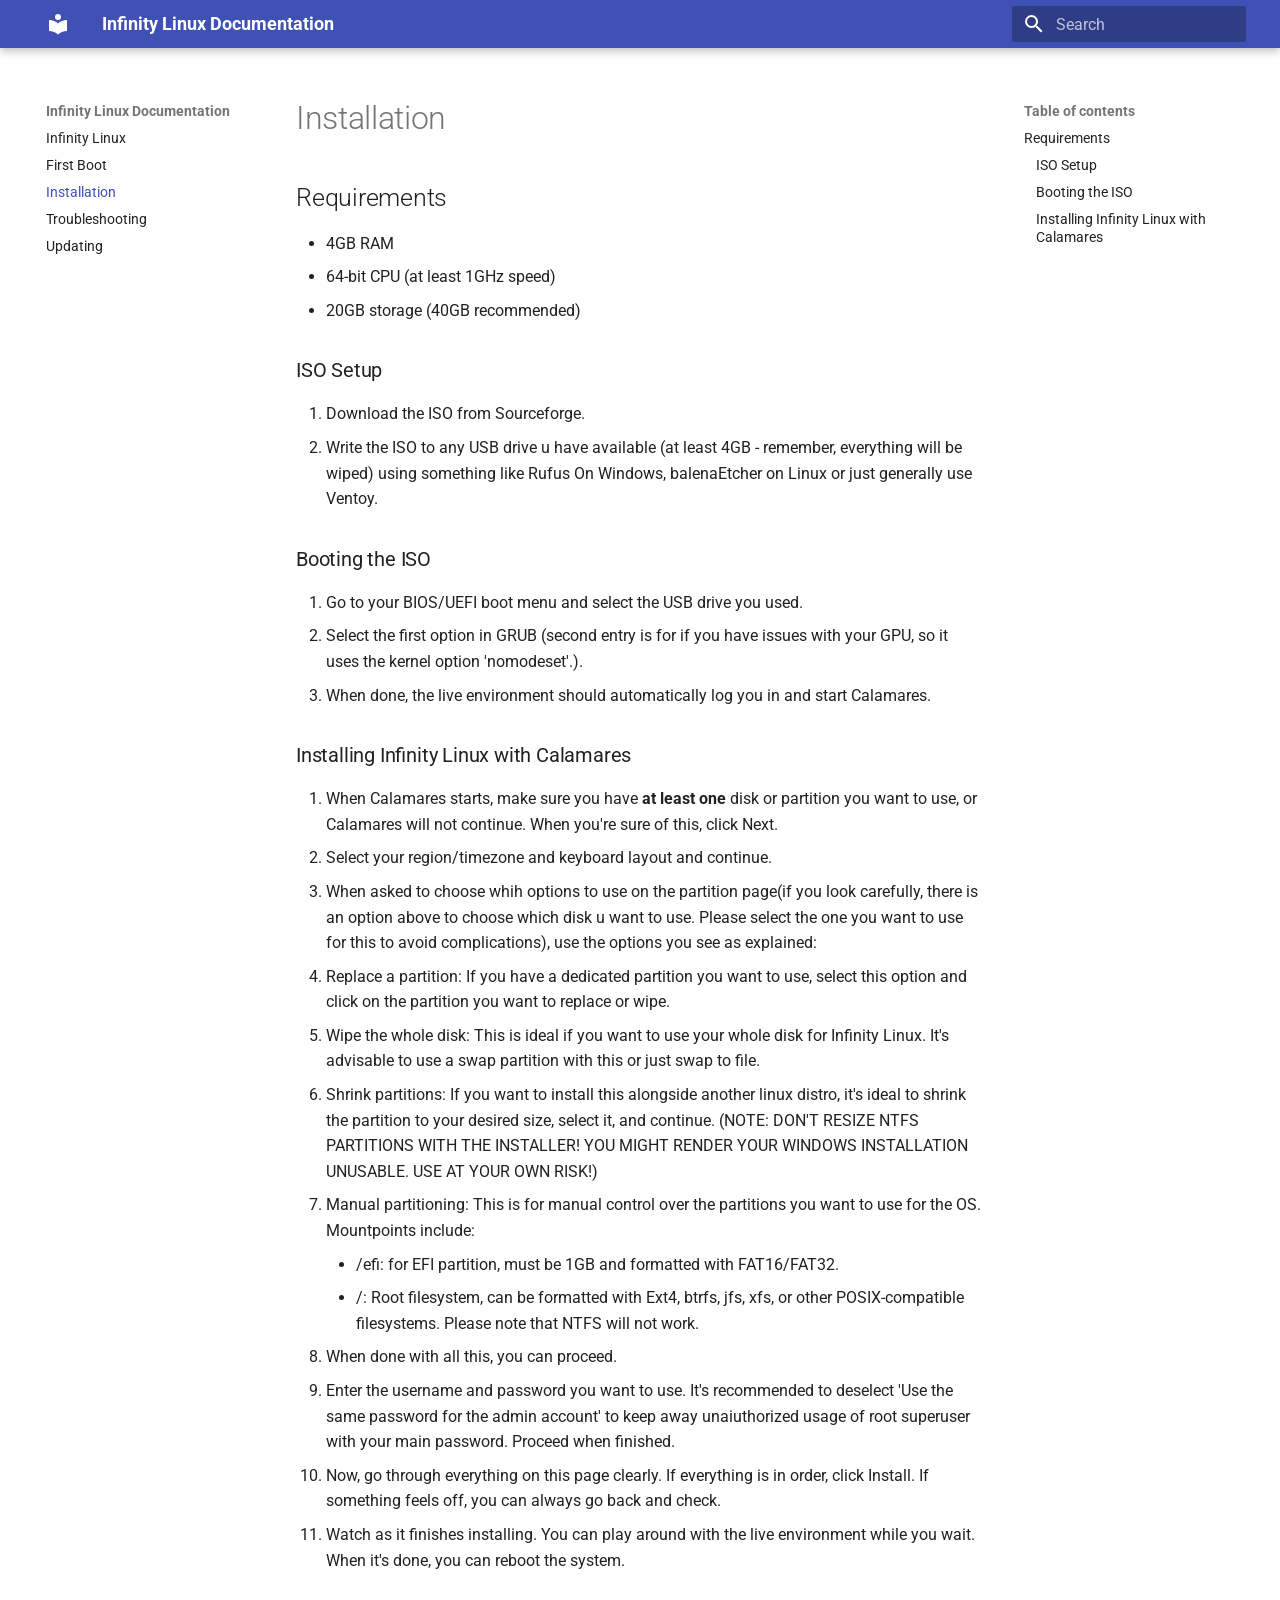
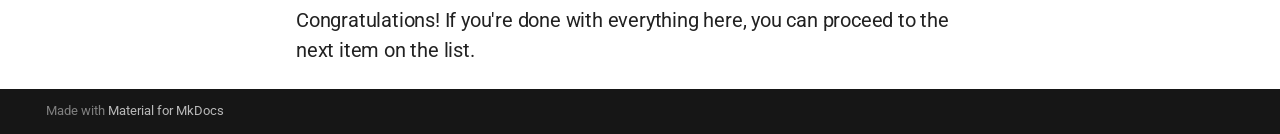
<file: docs/install/index.html>
<!doctype html>
<html lang="en" class="no-js">
  <head>
    
      <meta charset="utf-8">
      <meta name="viewport" content="width=device-width,initial-scale=1">
      
      
      
      
        <link rel="prev" href="../first-boot/">
      
      
        <link rel="next" href="../troubleshooting/">
      
      
        
      
      
      <link rel="icon" href="../assets/images/favicon.png">
      <meta name="generator" content="mkdocs-1.6.1, mkdocs-material-9.7.7">
    
    
      
        <title>Installation - Infinity Linux Documentation</title>
      
    
    
      <link rel="stylesheet" href="../assets/stylesheets/main.ec1eaa64.min.css">
      
      


    
    
      
    
    
      
        
        
        <link rel="preconnect" href="https://fonts.gstatic.com" crossorigin>
        <link rel="stylesheet" href="https://fonts.googleapis.com/css?family=Roboto:300,300i,400,400i,700,700i%7CRoboto+Mono:400,400i,700,700i&display=fallback">
        <style>:root{--md-text-font:"Roboto";--md-code-font:"Roboto Mono"}</style>
      
    
    
    <script>__md_scope=new URL("..",location),__md_hash=e=>[...e].reduce(((e,_)=>(e<<5)-e+_.charCodeAt(0)),0),__md_get=(e,_=localStorage,t=__md_scope)=>JSON.parse(_.getItem(t.pathname+"."+e)),__md_set=(e,_,t=localStorage,a=__md_scope)=>{try{t.setItem(a.pathname+"."+e,JSON.stringify(_))}catch(e){}}</script>
    
      

    
    
  </head>
  
  
    <body dir="ltr">
  
    
    <input class="md-toggle" data-md-toggle="drawer" type="checkbox" id="__drawer" autocomplete="off">
    <input class="md-toggle" data-md-toggle="search" type="checkbox" id="__search" autocomplete="off">
    <label class="md-overlay" for="__drawer"></label>
    <div data-md-component="skip">
      
        
        <a href="#installation" class="md-skip">
          Skip to content
        </a>
      
    </div>
    <div data-md-component="announce">
      
    </div>
    
    
      

  

<header class="md-header md-header--shadow" data-md-component="header">
  <nav class="md-header__inner md-grid" aria-label="Header">
    <a href=".." title="Infinity Linux Documentation" class="md-header__button md-logo" aria-label="Infinity Linux Documentation" data-md-component="logo">
      
  
  <svg xmlns="http://www.w3.org/2000/svg" viewBox="0 0 24 24"><path d="M12 8a3 3 0 0 0 3-3 3 3 0 0 0-3-3 3 3 0 0 0-3 3 3 3 0 0 0 3 3m0 3.54C9.64 9.35 6.5 8 3 8v11c3.5 0 6.64 1.35 9 3.54 2.36-2.19 5.5-3.54 9-3.54V8c-3.5 0-6.64 1.35-9 3.54"/></svg>

    </a>
    <label class="md-header__button md-icon" for="__drawer">
      
      <svg xmlns="http://www.w3.org/2000/svg" viewBox="0 0 24 24"><path d="M3 6h18v2H3zm0 5h18v2H3zm0 5h18v2H3z"/></svg>
    </label>
    <div class="md-header__title" data-md-component="header-title">
      <div class="md-header__ellipsis">
        <div class="md-header__topic">
          <span class="md-ellipsis">
            Infinity Linux Documentation
          </span>
        </div>
        <div class="md-header__topic" data-md-component="header-topic">
          <span class="md-ellipsis">
            
              Installation
            
          </span>
        </div>
      </div>
    </div>
    
    
      <script>var palette=__md_get("__palette");if(palette&&palette.color){if("(prefers-color-scheme)"===palette.color.media){var media=matchMedia("(prefers-color-scheme: light)"),input=document.querySelector(media.matches?"[data-md-color-media='(prefers-color-scheme: light)']":"[data-md-color-media='(prefers-color-scheme: dark)']");palette.color.media=input.getAttribute("data-md-color-media"),palette.color.scheme=input.getAttribute("data-md-color-scheme"),palette.color.primary=input.getAttribute("data-md-color-primary"),palette.color.accent=input.getAttribute("data-md-color-accent")}for(var[key,value]of Object.entries(palette.color))document.body.setAttribute("data-md-color-"+key,value)}</script>
    
    
    
      
      
        <label class="md-header__button md-icon" for="__search">
          
          <svg xmlns="http://www.w3.org/2000/svg" viewBox="0 0 24 24"><path d="M9.5 3A6.5 6.5 0 0 1 16 9.5c0 1.61-.59 3.09-1.56 4.23l.27.27h.79l5 5-1.5 1.5-5-5v-.79l-.27-.27A6.52 6.52 0 0 1 9.5 16 6.5 6.5 0 0 1 3 9.5 6.5 6.5 0 0 1 9.5 3m0 2C7 5 5 7 5 9.5S7 14 9.5 14 14 12 14 9.5 12 5 9.5 5"/></svg>
        </label>
        <div class="md-search" data-md-component="search" role="dialog">
  <label class="md-search__overlay" for="__search"></label>
  <div class="md-search__inner" role="search">
    <form class="md-search__form" name="search">
      <input type="text" class="md-search__input" name="query" aria-label="Search" placeholder="Search" autocapitalize="off" autocorrect="off" autocomplete="off" spellcheck="false" data-md-component="search-query" required>
      <label class="md-search__icon md-icon" for="__search">
        
        <svg xmlns="http://www.w3.org/2000/svg" viewBox="0 0 24 24"><path d="M9.5 3A6.5 6.5 0 0 1 16 9.5c0 1.61-.59 3.09-1.56 4.23l.27.27h.79l5 5-1.5 1.5-5-5v-.79l-.27-.27A6.52 6.52 0 0 1 9.5 16 6.5 6.5 0 0 1 3 9.5 6.5 6.5 0 0 1 9.5 3m0 2C7 5 5 7 5 9.5S7 14 9.5 14 14 12 14 9.5 12 5 9.5 5"/></svg>
        
        <svg xmlns="http://www.w3.org/2000/svg" viewBox="0 0 24 24"><path d="M20 11v2H8l5.5 5.5-1.42 1.42L4.16 12l7.92-7.92L13.5 5.5 8 11z"/></svg>
      </label>
      <nav class="md-search__options" aria-label="Search">
        
        <button type="reset" class="md-search__icon md-icon" title="Clear" aria-label="Clear" tabindex="-1">
          
          <svg xmlns="http://www.w3.org/2000/svg" viewBox="0 0 24 24"><path d="M19 6.41 17.59 5 12 10.59 6.41 5 5 6.41 10.59 12 5 17.59 6.41 19 12 13.41 17.59 19 19 17.59 13.41 12z"/></svg>
        </button>
      </nav>
      
    </form>
    <div class="md-search__output">
      <div class="md-search__scrollwrap" tabindex="0" data-md-scrollfix>
        <div class="md-search-result" data-md-component="search-result">
          <div class="md-search-result__meta">
            Initializing search
          </div>
          <ol class="md-search-result__list" role="presentation"></ol>
        </div>
      </div>
    </div>
  </div>
</div>
      
    
    
  </nav>
  
</header>
    
    <div class="md-container" data-md-component="container">
      
      
        
          
        
      
      <main class="md-main" data-md-component="main">
        <div class="md-main__inner md-grid">
          
            
              
              <div class="md-sidebar md-sidebar--primary" data-md-component="sidebar" data-md-type="navigation" >
                <div class="md-sidebar__scrollwrap">
                  <div class="md-sidebar__inner">
                    



<nav class="md-nav md-nav--primary" aria-label="Navigation" data-md-level="0">
  <label class="md-nav__title" for="__drawer">
    <a href=".." title="Infinity Linux Documentation" class="md-nav__button md-logo" aria-label="Infinity Linux Documentation" data-md-component="logo">
      
  
  <svg xmlns="http://www.w3.org/2000/svg" viewBox="0 0 24 24"><path d="M12 8a3 3 0 0 0 3-3 3 3 0 0 0-3-3 3 3 0 0 0-3 3 3 3 0 0 0 3 3m0 3.54C9.64 9.35 6.5 8 3 8v11c3.5 0 6.64 1.35 9 3.54 2.36-2.19 5.5-3.54 9-3.54V8c-3.5 0-6.64 1.35-9 3.54"/></svg>

    </a>
    Infinity Linux Documentation
  </label>
  
  <ul class="md-nav__list" data-md-scrollfix>
    
      
      
  
  
  
  
    <li class="md-nav__item">
      <a href=".." class="md-nav__link">
        
  
  
  <span class="md-ellipsis">
    
  
    Infinity Linux
  

    
  </span>
  
  

      </a>
    </li>
  

    
      
      
  
  
  
  
    <li class="md-nav__item">
      <a href="../first-boot/" class="md-nav__link">
        
  
  
  <span class="md-ellipsis">
    
  
    First Boot
  

    
  </span>
  
  

      </a>
    </li>
  

    
      
      
  
  
    
  
  
  
    <li class="md-nav__item md-nav__item--active">
      
      <input class="md-nav__toggle md-toggle" type="checkbox" id="__toc">
      
      
        
      
      
        <label class="md-nav__link md-nav__link--active" for="__toc">
          
  
  
  <span class="md-ellipsis">
    
  
    Installation
  

    
  </span>
  
  

          <span class="md-nav__icon md-icon"></span>
        </label>
      
      <a href="./" class="md-nav__link md-nav__link--active">
        
  
  
  <span class="md-ellipsis">
    
  
    Installation
  

    
  </span>
  
  

      </a>
      
        

<nav class="md-nav md-nav--secondary" aria-label="Table of contents">
  
  
  
    
  
  
    <label class="md-nav__title" for="__toc">
      <span class="md-nav__icon md-icon"></span>
      Table of contents
    </label>
    <ul class="md-nav__list" data-md-component="toc" data-md-scrollfix>
      
        <li class="md-nav__item">
  <a href="#requirements" class="md-nav__link">
    <span class="md-ellipsis">
      
        Requirements
      
    </span>
  </a>
  
    <nav class="md-nav" aria-label="Requirements">
      <ul class="md-nav__list">
        
          <li class="md-nav__item">
  <a href="#iso-setup" class="md-nav__link">
    <span class="md-ellipsis">
      
        ISO Setup
      
    </span>
  </a>
  
</li>
        
          <li class="md-nav__item">
  <a href="#booting-the-iso" class="md-nav__link">
    <span class="md-ellipsis">
      
        Booting the ISO
      
    </span>
  </a>
  
</li>
        
          <li class="md-nav__item">
  <a href="#installing-infinity-linux-with-calamares" class="md-nav__link">
    <span class="md-ellipsis">
      
        Installing Infinity Linux with Calamares
      
    </span>
  </a>
  
</li>
        
      </ul>
    </nav>
  
</li>
      
    </ul>
  
</nav>
      
    </li>
  

    
      
      
  
  
  
  
    <li class="md-nav__item">
      <a href="../troubleshooting/" class="md-nav__link">
        
  
  
  <span class="md-ellipsis">
    
  
    Troubleshooting
  

    
  </span>
  
  

      </a>
    </li>
  

    
      
      
  
  
  
  
    <li class="md-nav__item">
      <a href="../updating/" class="md-nav__link">
        
  
  
  <span class="md-ellipsis">
    
  
    Updating
  

    
  </span>
  
  

      </a>
    </li>
  

    
  </ul>
</nav>
                  </div>
                </div>
              </div>
            
            
              
              <div class="md-sidebar md-sidebar--secondary" data-md-component="sidebar" data-md-type="toc" >
                <div class="md-sidebar__scrollwrap">
                  <div class="md-sidebar__inner">
                    

<nav class="md-nav md-nav--secondary" aria-label="Table of contents">
  
  
  
    
  
  
    <label class="md-nav__title" for="__toc">
      <span class="md-nav__icon md-icon"></span>
      Table of contents
    </label>
    <ul class="md-nav__list" data-md-component="toc" data-md-scrollfix>
      
        <li class="md-nav__item">
  <a href="#requirements" class="md-nav__link">
    <span class="md-ellipsis">
      
        Requirements
      
    </span>
  </a>
  
    <nav class="md-nav" aria-label="Requirements">
      <ul class="md-nav__list">
        
          <li class="md-nav__item">
  <a href="#iso-setup" class="md-nav__link">
    <span class="md-ellipsis">
      
        ISO Setup
      
    </span>
  </a>
  
</li>
        
          <li class="md-nav__item">
  <a href="#booting-the-iso" class="md-nav__link">
    <span class="md-ellipsis">
      
        Booting the ISO
      
    </span>
  </a>
  
</li>
        
          <li class="md-nav__item">
  <a href="#installing-infinity-linux-with-calamares" class="md-nav__link">
    <span class="md-ellipsis">
      
        Installing Infinity Linux with Calamares
      
    </span>
  </a>
  
</li>
        
      </ul>
    </nav>
  
</li>
      
    </ul>
  
</nav>
                  </div>
                </div>
              </div>
            
          
          
            <div class="md-content" data-md-component="content">
              
              <article class="md-content__inner md-typeset">
                
                  



<h1 id="installation">Installation</h1>
<h2 id="requirements">Requirements</h2>
<ul>
<li>4GB RAM</li>
<li>64-bit CPU (at least 1GHz speed)</li>
<li>20GB storage (40GB recommended)</li>
</ul>
<h3 id="iso-setup">ISO Setup</h3>
<ol>
<li>Download the ISO from Sourceforge.</li>
<li>Write the ISO to any USB drive u have available (at least 4GB - remember, everything will be wiped) using something like Rufus On Windows, balenaEtcher on Linux or just generally use Ventoy.</li>
</ol>
<h3 id="booting-the-iso">Booting the ISO</h3>
<ol>
<li>Go to your BIOS/UEFI boot menu and select the USB drive you used.</li>
<li>Select the first option in GRUB (second entry is for if you have issues with your GPU, so it uses the kernel option 'nomodeset'.).</li>
<li>When done, the live environment should automatically log you in and start Calamares.</li>
</ol>
<h3 id="installing-infinity-linux-with-calamares">Installing Infinity Linux with Calamares</h3>
<ol>
<li>When Calamares starts, make sure you have <b>at least one</b> disk or partition you want to use, or Calamares will not continue. When you're sure of this, click Next.</li>
<li>Select your region/timezone and keyboard layout and continue.</li>
<li>When asked to choose whih options to use on the partition page(if you look carefully, there is an option above to choose which disk u want to use. Please select the one you want to use for this to avoid complications), use the options you see as explained:</li>
<li>Replace a partition: If you have a dedicated partition you want to use, select this option and click on the partition you want to replace or wipe.</li>
<li>Wipe the whole disk: This is ideal if you want to use your whole disk for Infinity Linux. It's advisable to use a swap partition with this or just swap to file.</li>
<li>Shrink partitions: If you want to install this alongside another linux distro, it's ideal to shrink the partition to your desired size, select it, and continue. (NOTE: DON'T RESIZE NTFS PARTITIONS WITH THE INSTALLER! YOU MIGHT RENDER YOUR WINDOWS INSTALLATION UNUSABLE. USE AT YOUR OWN RISK!)</li>
<li>Manual partitioning: This is for manual control over the partitions you want to use for the OS. Mountpoints include:<ul>
<li>/efi: for EFI partition, must be 1GB and formatted with FAT16/FAT32.</li>
<li>/: Root filesystem, can be formatted with Ext4, btrfs,  jfs, xfs, or other POSIX-compatible filesystems. Please note that NTFS will not work.</li>
</ul>
</li>
<li>When done with all this, you can proceed.</li>
<li>Enter the username and password you want to use. It's recommended to deselect 'Use the same password for the admin account' to keep away unaiuthorized usage of root superuser with your main password. Proceed when finished.</li>
<li>Now, go through everything on this page clearly. If everything is in order, click Install. If something feels off, you can always go back and check.</li>
<li>Watch as it finishes installing. You can play around with the live environment while you wait. When it's done, you can reboot the system.</li>
</ol>
<h3>Congratulations! If you're done with everything here, you can proceed to the next item on the list.</h3>












                
              </article>
            </div>
          
          
<script>var target=document.getElementById(location.hash.slice(1));target&&target.name&&(target.checked=target.name.startsWith("__tabbed_"))</script>
        </div>
        
      </main>
      
        <footer class="md-footer">
  
  <div class="md-footer-meta md-typeset">
    <div class="md-footer-meta__inner md-grid">
      <div class="md-copyright">
  
  
    Made with
    <a href="https://squidfunk.github.io/mkdocs-material/" target="_blank" rel="noopener">
      Material for MkDocs
    </a>
  
</div>
      
    </div>
  </div>
</footer>
      
    </div>
    <div class="md-dialog" data-md-component="dialog">
      <div class="md-dialog__inner md-typeset"></div>
    </div>
    
    
    
      
      
      <script id="__config" type="application/json">{"annotate": null, "base": "..", "features": [], "search": "../assets/javascripts/workers/search.2c215733.min.js", "tags": null, "translations": {"clipboard.copied": "Copied to clipboard", "clipboard.copy": "Copy to clipboard", "search.result.more.one": "1 more on this page", "search.result.more.other": "# more on this page", "search.result.none": "No matching documents", "search.result.one": "1 matching document", "search.result.other": "# matching documents", "search.result.placeholder": "Type to start searching", "search.result.term.missing": "Missing", "select.version": "Select version"}, "version": null}</script>
    
    
      <script src="../assets/javascripts/bundle.d7400e89.min.js"></script>
      
    
  </body>
</html>
</file>
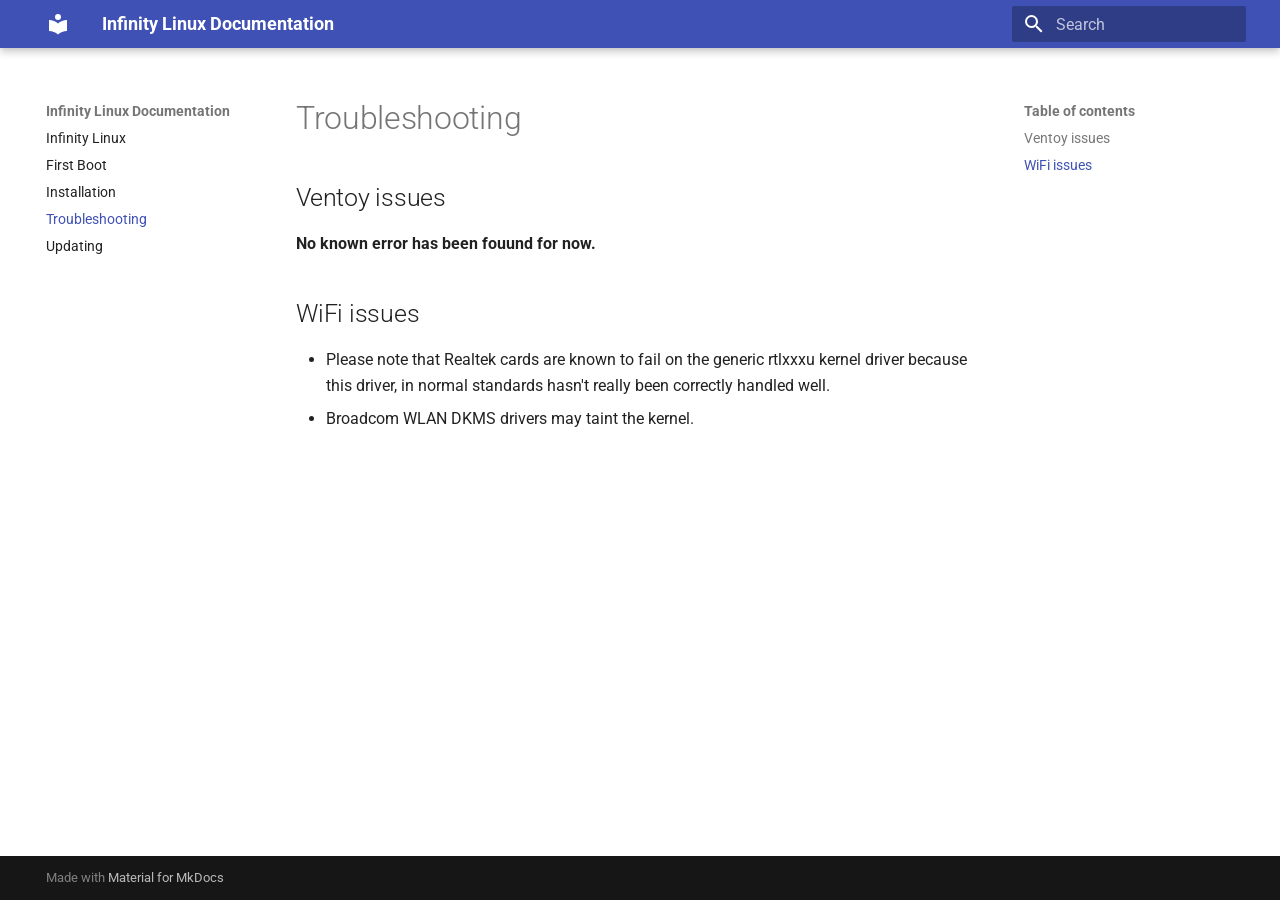
<file: docs/troubleshooting/index.html>
<!doctype html>
<html lang="en" class="no-js">
  <head>
    
      <meta charset="utf-8">
      <meta name="viewport" content="width=device-width,initial-scale=1">
      
      
      
      
        <link rel="prev" href="../install/">
      
      
        <link rel="next" href="../updating/">
      
      
        
      
      
      <link rel="icon" href="../assets/images/favicon.png">
      <meta name="generator" content="mkdocs-1.6.1, mkdocs-material-9.7.7">
    
    
      
        <title>Troubleshooting - Infinity Linux Documentation</title>
      
    
    
      <link rel="stylesheet" href="../assets/stylesheets/main.ec1eaa64.min.css">
      
      


    
    
      
    
    
      
        
        
        <link rel="preconnect" href="https://fonts.gstatic.com" crossorigin>
        <link rel="stylesheet" href="https://fonts.googleapis.com/css?family=Roboto:300,300i,400,400i,700,700i%7CRoboto+Mono:400,400i,700,700i&display=fallback">
        <style>:root{--md-text-font:"Roboto";--md-code-font:"Roboto Mono"}</style>
      
    
    
    <script>__md_scope=new URL("..",location),__md_hash=e=>[...e].reduce(((e,_)=>(e<<5)-e+_.charCodeAt(0)),0),__md_get=(e,_=localStorage,t=__md_scope)=>JSON.parse(_.getItem(t.pathname+"."+e)),__md_set=(e,_,t=localStorage,a=__md_scope)=>{try{t.setItem(a.pathname+"."+e,JSON.stringify(_))}catch(e){}}</script>
    
      

    
    
  </head>
  
  
    <body dir="ltr">
  
    
    <input class="md-toggle" data-md-toggle="drawer" type="checkbox" id="__drawer" autocomplete="off">
    <input class="md-toggle" data-md-toggle="search" type="checkbox" id="__search" autocomplete="off">
    <label class="md-overlay" for="__drawer"></label>
    <div data-md-component="skip">
      
        
        <a href="#troubleshooting" class="md-skip">
          Skip to content
        </a>
      
    </div>
    <div data-md-component="announce">
      
    </div>
    
    
      

  

<header class="md-header md-header--shadow" data-md-component="header">
  <nav class="md-header__inner md-grid" aria-label="Header">
    <a href=".." title="Infinity Linux Documentation" class="md-header__button md-logo" aria-label="Infinity Linux Documentation" data-md-component="logo">
      
  
  <svg xmlns="http://www.w3.org/2000/svg" viewBox="0 0 24 24"><path d="M12 8a3 3 0 0 0 3-3 3 3 0 0 0-3-3 3 3 0 0 0-3 3 3 3 0 0 0 3 3m0 3.54C9.64 9.35 6.5 8 3 8v11c3.5 0 6.64 1.35 9 3.54 2.36-2.19 5.5-3.54 9-3.54V8c-3.5 0-6.64 1.35-9 3.54"/></svg>

    </a>
    <label class="md-header__button md-icon" for="__drawer">
      
      <svg xmlns="http://www.w3.org/2000/svg" viewBox="0 0 24 24"><path d="M3 6h18v2H3zm0 5h18v2H3zm0 5h18v2H3z"/></svg>
    </label>
    <div class="md-header__title" data-md-component="header-title">
      <div class="md-header__ellipsis">
        <div class="md-header__topic">
          <span class="md-ellipsis">
            Infinity Linux Documentation
          </span>
        </div>
        <div class="md-header__topic" data-md-component="header-topic">
          <span class="md-ellipsis">
            
              Troubleshooting
            
          </span>
        </div>
      </div>
    </div>
    
    
      <script>var palette=__md_get("__palette");if(palette&&palette.color){if("(prefers-color-scheme)"===palette.color.media){var media=matchMedia("(prefers-color-scheme: light)"),input=document.querySelector(media.matches?"[data-md-color-media='(prefers-color-scheme: light)']":"[data-md-color-media='(prefers-color-scheme: dark)']");palette.color.media=input.getAttribute("data-md-color-media"),palette.color.scheme=input.getAttribute("data-md-color-scheme"),palette.color.primary=input.getAttribute("data-md-color-primary"),palette.color.accent=input.getAttribute("data-md-color-accent")}for(var[key,value]of Object.entries(palette.color))document.body.setAttribute("data-md-color-"+key,value)}</script>
    
    
    
      
      
        <label class="md-header__button md-icon" for="__search">
          
          <svg xmlns="http://www.w3.org/2000/svg" viewBox="0 0 24 24"><path d="M9.5 3A6.5 6.5 0 0 1 16 9.5c0 1.61-.59 3.09-1.56 4.23l.27.27h.79l5 5-1.5 1.5-5-5v-.79l-.27-.27A6.52 6.52 0 0 1 9.5 16 6.5 6.5 0 0 1 3 9.5 6.5 6.5 0 0 1 9.5 3m0 2C7 5 5 7 5 9.5S7 14 9.5 14 14 12 14 9.5 12 5 9.5 5"/></svg>
        </label>
        <div class="md-search" data-md-component="search" role="dialog">
  <label class="md-search__overlay" for="__search"></label>
  <div class="md-search__inner" role="search">
    <form class="md-search__form" name="search">
      <input type="text" class="md-search__input" name="query" aria-label="Search" placeholder="Search" autocapitalize="off" autocorrect="off" autocomplete="off" spellcheck="false" data-md-component="search-query" required>
      <label class="md-search__icon md-icon" for="__search">
        
        <svg xmlns="http://www.w3.org/2000/svg" viewBox="0 0 24 24"><path d="M9.5 3A6.5 6.5 0 0 1 16 9.5c0 1.61-.59 3.09-1.56 4.23l.27.27h.79l5 5-1.5 1.5-5-5v-.79l-.27-.27A6.52 6.52 0 0 1 9.5 16 6.5 6.5 0 0 1 3 9.5 6.5 6.5 0 0 1 9.5 3m0 2C7 5 5 7 5 9.5S7 14 9.5 14 14 12 14 9.5 12 5 9.5 5"/></svg>
        
        <svg xmlns="http://www.w3.org/2000/svg" viewBox="0 0 24 24"><path d="M20 11v2H8l5.5 5.5-1.42 1.42L4.16 12l7.92-7.92L13.5 5.5 8 11z"/></svg>
      </label>
      <nav class="md-search__options" aria-label="Search">
        
        <button type="reset" class="md-search__icon md-icon" title="Clear" aria-label="Clear" tabindex="-1">
          
          <svg xmlns="http://www.w3.org/2000/svg" viewBox="0 0 24 24"><path d="M19 6.41 17.59 5 12 10.59 6.41 5 5 6.41 10.59 12 5 17.59 6.41 19 12 13.41 17.59 19 19 17.59 13.41 12z"/></svg>
        </button>
      </nav>
      
    </form>
    <div class="md-search__output">
      <div class="md-search__scrollwrap" tabindex="0" data-md-scrollfix>
        <div class="md-search-result" data-md-component="search-result">
          <div class="md-search-result__meta">
            Initializing search
          </div>
          <ol class="md-search-result__list" role="presentation"></ol>
        </div>
      </div>
    </div>
  </div>
</div>
      
    
    
  </nav>
  
</header>
    
    <div class="md-container" data-md-component="container">
      
      
        
          
        
      
      <main class="md-main" data-md-component="main">
        <div class="md-main__inner md-grid">
          
            
              
              <div class="md-sidebar md-sidebar--primary" data-md-component="sidebar" data-md-type="navigation" >
                <div class="md-sidebar__scrollwrap">
                  <div class="md-sidebar__inner">
                    



<nav class="md-nav md-nav--primary" aria-label="Navigation" data-md-level="0">
  <label class="md-nav__title" for="__drawer">
    <a href=".." title="Infinity Linux Documentation" class="md-nav__button md-logo" aria-label="Infinity Linux Documentation" data-md-component="logo">
      
  
  <svg xmlns="http://www.w3.org/2000/svg" viewBox="0 0 24 24"><path d="M12 8a3 3 0 0 0 3-3 3 3 0 0 0-3-3 3 3 0 0 0-3 3 3 3 0 0 0 3 3m0 3.54C9.64 9.35 6.5 8 3 8v11c3.5 0 6.64 1.35 9 3.54 2.36-2.19 5.5-3.54 9-3.54V8c-3.5 0-6.64 1.35-9 3.54"/></svg>

    </a>
    Infinity Linux Documentation
  </label>
  
  <ul class="md-nav__list" data-md-scrollfix>
    
      
      
  
  
  
  
    <li class="md-nav__item">
      <a href=".." class="md-nav__link">
        
  
  
  <span class="md-ellipsis">
    
  
    Infinity Linux
  

    
  </span>
  
  

      </a>
    </li>
  

    
      
      
  
  
  
  
    <li class="md-nav__item">
      <a href="../first-boot/" class="md-nav__link">
        
  
  
  <span class="md-ellipsis">
    
  
    First Boot
  

    
  </span>
  
  

      </a>
    </li>
  

    
      
      
  
  
  
  
    <li class="md-nav__item">
      <a href="../install/" class="md-nav__link">
        
  
  
  <span class="md-ellipsis">
    
  
    Installation
  

    
  </span>
  
  

      </a>
    </li>
  

    
      
      
  
  
    
  
  
  
    <li class="md-nav__item md-nav__item--active">
      
      <input class="md-nav__toggle md-toggle" type="checkbox" id="__toc">
      
      
        
      
      
        <label class="md-nav__link md-nav__link--active" for="__toc">
          
  
  
  <span class="md-ellipsis">
    
  
    Troubleshooting
  

    
  </span>
  
  

          <span class="md-nav__icon md-icon"></span>
        </label>
      
      <a href="./" class="md-nav__link md-nav__link--active">
        
  
  
  <span class="md-ellipsis">
    
  
    Troubleshooting
  

    
  </span>
  
  

      </a>
      
        

<nav class="md-nav md-nav--secondary" aria-label="Table of contents">
  
  
  
    
  
  
    <label class="md-nav__title" for="__toc">
      <span class="md-nav__icon md-icon"></span>
      Table of contents
    </label>
    <ul class="md-nav__list" data-md-component="toc" data-md-scrollfix>
      
        <li class="md-nav__item">
  <a href="#ventoy-issues" class="md-nav__link">
    <span class="md-ellipsis">
      
        Ventoy issues
      
    </span>
  </a>
  
</li>
      
        <li class="md-nav__item">
  <a href="#wifi-issues" class="md-nav__link">
    <span class="md-ellipsis">
      
        WiFi issues
      
    </span>
  </a>
  
</li>
      
    </ul>
  
</nav>
      
    </li>
  

    
      
      
  
  
  
  
    <li class="md-nav__item">
      <a href="../updating/" class="md-nav__link">
        
  
  
  <span class="md-ellipsis">
    
  
    Updating
  

    
  </span>
  
  

      </a>
    </li>
  

    
  </ul>
</nav>
                  </div>
                </div>
              </div>
            
            
              
              <div class="md-sidebar md-sidebar--secondary" data-md-component="sidebar" data-md-type="toc" >
                <div class="md-sidebar__scrollwrap">
                  <div class="md-sidebar__inner">
                    

<nav class="md-nav md-nav--secondary" aria-label="Table of contents">
  
  
  
    
  
  
    <label class="md-nav__title" for="__toc">
      <span class="md-nav__icon md-icon"></span>
      Table of contents
    </label>
    <ul class="md-nav__list" data-md-component="toc" data-md-scrollfix>
      
        <li class="md-nav__item">
  <a href="#ventoy-issues" class="md-nav__link">
    <span class="md-ellipsis">
      
        Ventoy issues
      
    </span>
  </a>
  
</li>
      
        <li class="md-nav__item">
  <a href="#wifi-issues" class="md-nav__link">
    <span class="md-ellipsis">
      
        WiFi issues
      
    </span>
  </a>
  
</li>
      
    </ul>
  
</nav>
                  </div>
                </div>
              </div>
            
          
          
            <div class="md-content" data-md-component="content">
              
              <article class="md-content__inner md-typeset">
                
                  



<h1 id="troubleshooting">Troubleshooting</h1>
<h2 id="ventoy-issues">Ventoy issues</h2>
<p><b> No known error has been fouund for now.</b></p>
<h2 id="wifi-issues">WiFi issues</h2>
<ul>
<li>Please note that Realtek cards are <e>known to fail</e> on the generic rtlxxxu kernel driver because this driver, in normal standards hasn't really been correctly handled well.</li>
<li>Broadcom WLAN DKMS drivers may taint the kernel.</li>
</ul>












                
              </article>
            </div>
          
          
<script>var target=document.getElementById(location.hash.slice(1));target&&target.name&&(target.checked=target.name.startsWith("__tabbed_"))</script>
        </div>
        
      </main>
      
        <footer class="md-footer">
  
  <div class="md-footer-meta md-typeset">
    <div class="md-footer-meta__inner md-grid">
      <div class="md-copyright">
  
  
    Made with
    <a href="https://squidfunk.github.io/mkdocs-material/" target="_blank" rel="noopener">
      Material for MkDocs
    </a>
  
</div>
      
    </div>
  </div>
</footer>
      
    </div>
    <div class="md-dialog" data-md-component="dialog">
      <div class="md-dialog__inner md-typeset"></div>
    </div>
    
    
    
      
      
      <script id="__config" type="application/json">{"annotate": null, "base": "..", "features": [], "search": "../assets/javascripts/workers/search.2c215733.min.js", "tags": null, "translations": {"clipboard.copied": "Copied to clipboard", "clipboard.copy": "Copy to clipboard", "search.result.more.one": "1 more on this page", "search.result.more.other": "# more on this page", "search.result.none": "No matching documents", "search.result.one": "1 matching document", "search.result.other": "# matching documents", "search.result.placeholder": "Type to start searching", "search.result.term.missing": "Missing", "select.version": "Select version"}, "version": null}</script>
    
    
      <script src="../assets/javascripts/bundle.d7400e89.min.js"></script>
      
    
  </body>
</html>
</file>
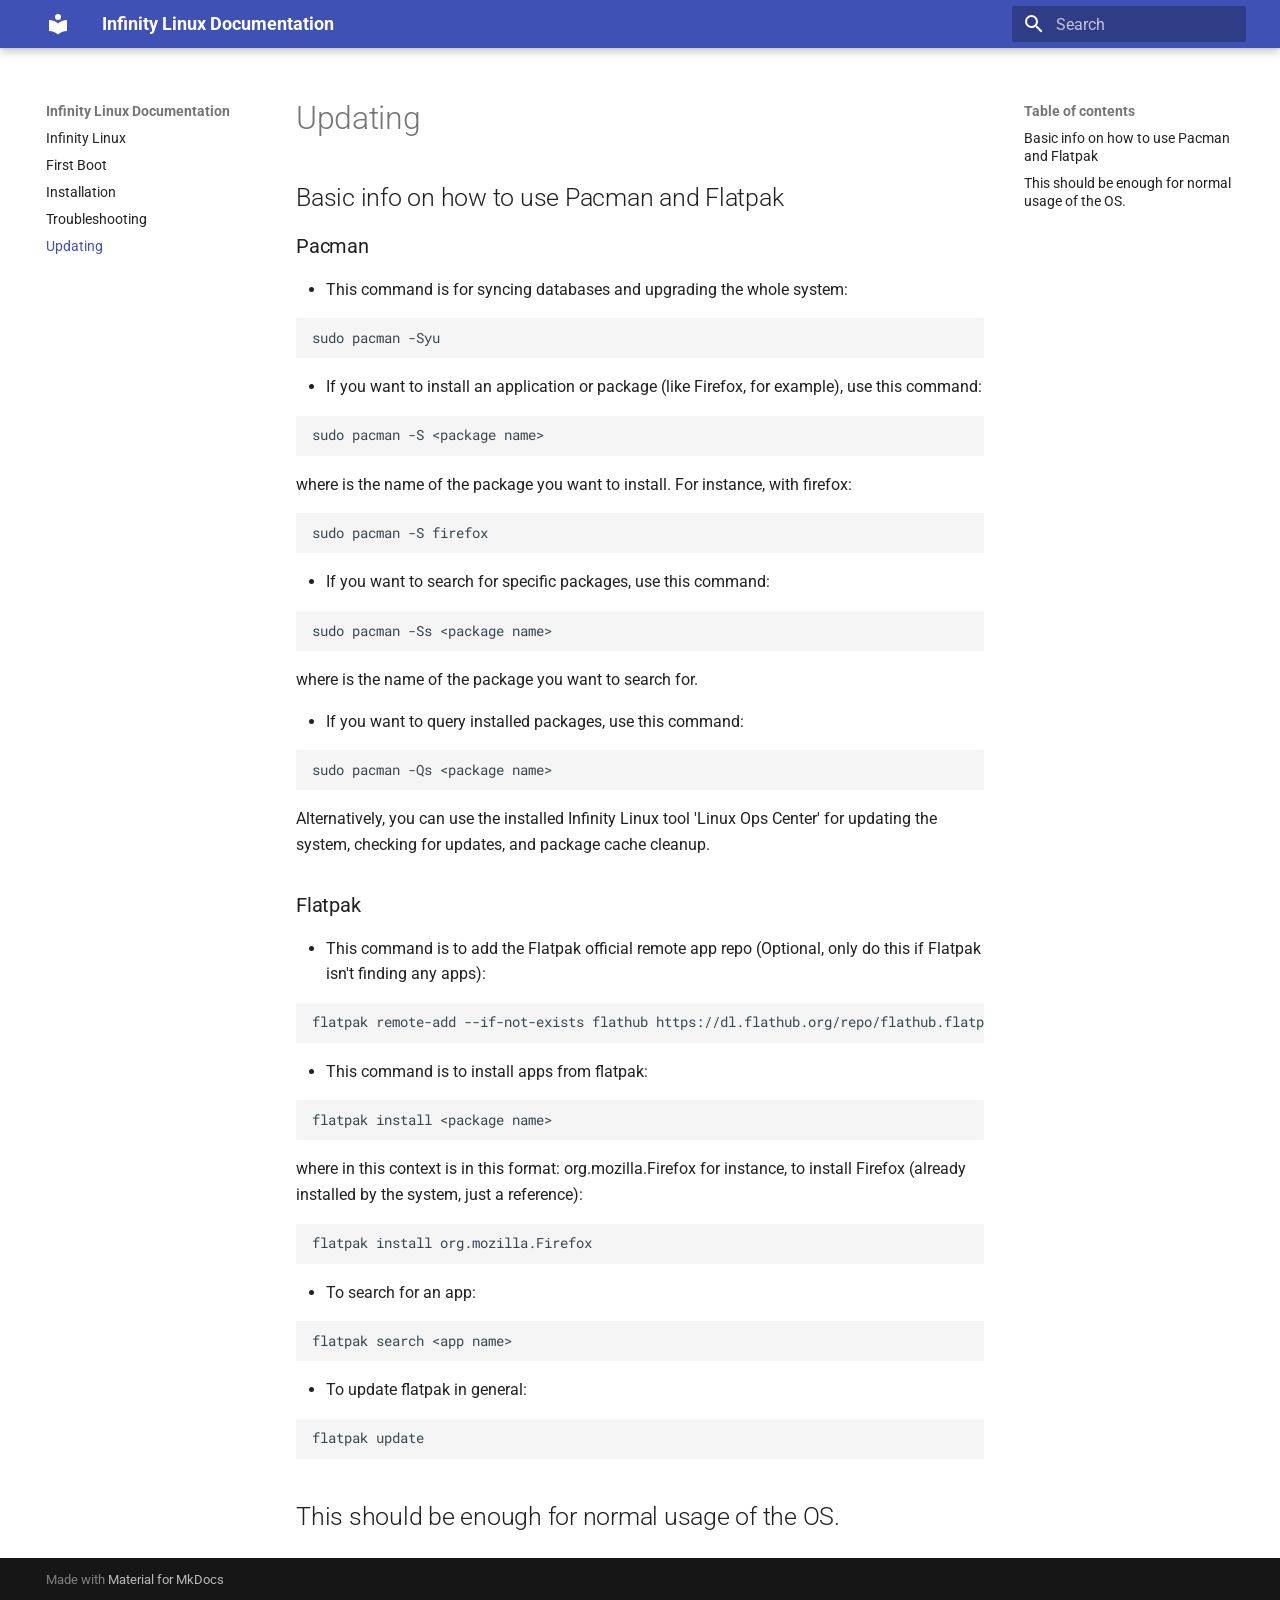
<file: docs/updating/index.html>
<!doctype html>
<html lang="en" class="no-js">
  <head>
    
      <meta charset="utf-8">
      <meta name="viewport" content="width=device-width,initial-scale=1">
      
      
      
      
        <link rel="prev" href="../troubleshooting/">
      
      
      
        
      
      
      <link rel="icon" href="../assets/images/favicon.png">
      <meta name="generator" content="mkdocs-1.6.1, mkdocs-material-9.7.7">
    
    
      
        <title>Updating - Infinity Linux Documentation</title>
      
    
    
      <link rel="stylesheet" href="../assets/stylesheets/main.ec1eaa64.min.css">
      
      


    
    
      
    
    
      
        
        
        <link rel="preconnect" href="https://fonts.gstatic.com" crossorigin>
        <link rel="stylesheet" href="https://fonts.googleapis.com/css?family=Roboto:300,300i,400,400i,700,700i%7CRoboto+Mono:400,400i,700,700i&display=fallback">
        <style>:root{--md-text-font:"Roboto";--md-code-font:"Roboto Mono"}</style>
      
    
    
    <script>__md_scope=new URL("..",location),__md_hash=e=>[...e].reduce(((e,_)=>(e<<5)-e+_.charCodeAt(0)),0),__md_get=(e,_=localStorage,t=__md_scope)=>JSON.parse(_.getItem(t.pathname+"."+e)),__md_set=(e,_,t=localStorage,a=__md_scope)=>{try{t.setItem(a.pathname+"."+e,JSON.stringify(_))}catch(e){}}</script>
    
      

    
    
  </head>
  
  
    <body dir="ltr">
  
    
    <input class="md-toggle" data-md-toggle="drawer" type="checkbox" id="__drawer" autocomplete="off">
    <input class="md-toggle" data-md-toggle="search" type="checkbox" id="__search" autocomplete="off">
    <label class="md-overlay" for="__drawer"></label>
    <div data-md-component="skip">
      
        
        <a href="#updating" class="md-skip">
          Skip to content
        </a>
      
    </div>
    <div data-md-component="announce">
      
    </div>
    
    
      

  

<header class="md-header md-header--shadow" data-md-component="header">
  <nav class="md-header__inner md-grid" aria-label="Header">
    <a href=".." title="Infinity Linux Documentation" class="md-header__button md-logo" aria-label="Infinity Linux Documentation" data-md-component="logo">
      
  
  <svg xmlns="http://www.w3.org/2000/svg" viewBox="0 0 24 24"><path d="M12 8a3 3 0 0 0 3-3 3 3 0 0 0-3-3 3 3 0 0 0-3 3 3 3 0 0 0 3 3m0 3.54C9.64 9.35 6.5 8 3 8v11c3.5 0 6.64 1.35 9 3.54 2.36-2.19 5.5-3.54 9-3.54V8c-3.5 0-6.64 1.35-9 3.54"/></svg>

    </a>
    <label class="md-header__button md-icon" for="__drawer">
      
      <svg xmlns="http://www.w3.org/2000/svg" viewBox="0 0 24 24"><path d="M3 6h18v2H3zm0 5h18v2H3zm0 5h18v2H3z"/></svg>
    </label>
    <div class="md-header__title" data-md-component="header-title">
      <div class="md-header__ellipsis">
        <div class="md-header__topic">
          <span class="md-ellipsis">
            Infinity Linux Documentation
          </span>
        </div>
        <div class="md-header__topic" data-md-component="header-topic">
          <span class="md-ellipsis">
            
              Updating
            
          </span>
        </div>
      </div>
    </div>
    
    
      <script>var palette=__md_get("__palette");if(palette&&palette.color){if("(prefers-color-scheme)"===palette.color.media){var media=matchMedia("(prefers-color-scheme: light)"),input=document.querySelector(media.matches?"[data-md-color-media='(prefers-color-scheme: light)']":"[data-md-color-media='(prefers-color-scheme: dark)']");palette.color.media=input.getAttribute("data-md-color-media"),palette.color.scheme=input.getAttribute("data-md-color-scheme"),palette.color.primary=input.getAttribute("data-md-color-primary"),palette.color.accent=input.getAttribute("data-md-color-accent")}for(var[key,value]of Object.entries(palette.color))document.body.setAttribute("data-md-color-"+key,value)}</script>
    
    
    
      
      
        <label class="md-header__button md-icon" for="__search">
          
          <svg xmlns="http://www.w3.org/2000/svg" viewBox="0 0 24 24"><path d="M9.5 3A6.5 6.5 0 0 1 16 9.5c0 1.61-.59 3.09-1.56 4.23l.27.27h.79l5 5-1.5 1.5-5-5v-.79l-.27-.27A6.52 6.52 0 0 1 9.5 16 6.5 6.5 0 0 1 3 9.5 6.5 6.5 0 0 1 9.5 3m0 2C7 5 5 7 5 9.5S7 14 9.5 14 14 12 14 9.5 12 5 9.5 5"/></svg>
        </label>
        <div class="md-search" data-md-component="search" role="dialog">
  <label class="md-search__overlay" for="__search"></label>
  <div class="md-search__inner" role="search">
    <form class="md-search__form" name="search">
      <input type="text" class="md-search__input" name="query" aria-label="Search" placeholder="Search" autocapitalize="off" autocorrect="off" autocomplete="off" spellcheck="false" data-md-component="search-query" required>
      <label class="md-search__icon md-icon" for="__search">
        
        <svg xmlns="http://www.w3.org/2000/svg" viewBox="0 0 24 24"><path d="M9.5 3A6.5 6.5 0 0 1 16 9.5c0 1.61-.59 3.09-1.56 4.23l.27.27h.79l5 5-1.5 1.5-5-5v-.79l-.27-.27A6.52 6.52 0 0 1 9.5 16 6.5 6.5 0 0 1 3 9.5 6.5 6.5 0 0 1 9.5 3m0 2C7 5 5 7 5 9.5S7 14 9.5 14 14 12 14 9.5 12 5 9.5 5"/></svg>
        
        <svg xmlns="http://www.w3.org/2000/svg" viewBox="0 0 24 24"><path d="M20 11v2H8l5.5 5.5-1.42 1.42L4.16 12l7.92-7.92L13.5 5.5 8 11z"/></svg>
      </label>
      <nav class="md-search__options" aria-label="Search">
        
        <button type="reset" class="md-search__icon md-icon" title="Clear" aria-label="Clear" tabindex="-1">
          
          <svg xmlns="http://www.w3.org/2000/svg" viewBox="0 0 24 24"><path d="M19 6.41 17.59 5 12 10.59 6.41 5 5 6.41 10.59 12 5 17.59 6.41 19 12 13.41 17.59 19 19 17.59 13.41 12z"/></svg>
        </button>
      </nav>
      
    </form>
    <div class="md-search__output">
      <div class="md-search__scrollwrap" tabindex="0" data-md-scrollfix>
        <div class="md-search-result" data-md-component="search-result">
          <div class="md-search-result__meta">
            Initializing search
          </div>
          <ol class="md-search-result__list" role="presentation"></ol>
        </div>
      </div>
    </div>
  </div>
</div>
      
    
    
  </nav>
  
</header>
    
    <div class="md-container" data-md-component="container">
      
      
        
          
        
      
      <main class="md-main" data-md-component="main">
        <div class="md-main__inner md-grid">
          
            
              
              <div class="md-sidebar md-sidebar--primary" data-md-component="sidebar" data-md-type="navigation" >
                <div class="md-sidebar__scrollwrap">
                  <div class="md-sidebar__inner">
                    



<nav class="md-nav md-nav--primary" aria-label="Navigation" data-md-level="0">
  <label class="md-nav__title" for="__drawer">
    <a href=".." title="Infinity Linux Documentation" class="md-nav__button md-logo" aria-label="Infinity Linux Documentation" data-md-component="logo">
      
  
  <svg xmlns="http://www.w3.org/2000/svg" viewBox="0 0 24 24"><path d="M12 8a3 3 0 0 0 3-3 3 3 0 0 0-3-3 3 3 0 0 0-3 3 3 3 0 0 0 3 3m0 3.54C9.64 9.35 6.5 8 3 8v11c3.5 0 6.64 1.35 9 3.54 2.36-2.19 5.5-3.54 9-3.54V8c-3.5 0-6.64 1.35-9 3.54"/></svg>

    </a>
    Infinity Linux Documentation
  </label>
  
  <ul class="md-nav__list" data-md-scrollfix>
    
      
      
  
  
  
  
    <li class="md-nav__item">
      <a href=".." class="md-nav__link">
        
  
  
  <span class="md-ellipsis">
    
  
    Infinity Linux
  

    
  </span>
  
  

      </a>
    </li>
  

    
      
      
  
  
  
  
    <li class="md-nav__item">
      <a href="../first-boot/" class="md-nav__link">
        
  
  
  <span class="md-ellipsis">
    
  
    First Boot
  

    
  </span>
  
  

      </a>
    </li>
  

    
      
      
  
  
  
  
    <li class="md-nav__item">
      <a href="../install/" class="md-nav__link">
        
  
  
  <span class="md-ellipsis">
    
  
    Installation
  

    
  </span>
  
  

      </a>
    </li>
  

    
      
      
  
  
  
  
    <li class="md-nav__item">
      <a href="../troubleshooting/" class="md-nav__link">
        
  
  
  <span class="md-ellipsis">
    
  
    Troubleshooting
  

    
  </span>
  
  

      </a>
    </li>
  

    
      
      
  
  
    
  
  
  
    <li class="md-nav__item md-nav__item--active">
      
      <input class="md-nav__toggle md-toggle" type="checkbox" id="__toc">
      
      
        
      
      
        <label class="md-nav__link md-nav__link--active" for="__toc">
          
  
  
  <span class="md-ellipsis">
    
  
    Updating
  

    
  </span>
  
  

          <span class="md-nav__icon md-icon"></span>
        </label>
      
      <a href="./" class="md-nav__link md-nav__link--active">
        
  
  
  <span class="md-ellipsis">
    
  
    Updating
  

    
  </span>
  
  

      </a>
      
        

<nav class="md-nav md-nav--secondary" aria-label="Table of contents">
  
  
  
    
  
  
    <label class="md-nav__title" for="__toc">
      <span class="md-nav__icon md-icon"></span>
      Table of contents
    </label>
    <ul class="md-nav__list" data-md-component="toc" data-md-scrollfix>
      
        <li class="md-nav__item">
  <a href="#basic-info-on-how-to-use-pacman-and-flatpak" class="md-nav__link">
    <span class="md-ellipsis">
      
        Basic info on how to use Pacman and Flatpak
      
    </span>
  </a>
  
</li>
      
        <li class="md-nav__item">
  <a href="#this-should-be-enough-for-normal-usage-of-the-os" class="md-nav__link">
    <span class="md-ellipsis">
      
        This should be enough for normal usage of the OS.
      
    </span>
  </a>
  
</li>
      
    </ul>
  
</nav>
      
    </li>
  

    
  </ul>
</nav>
                  </div>
                </div>
              </div>
            
            
              
              <div class="md-sidebar md-sidebar--secondary" data-md-component="sidebar" data-md-type="toc" >
                <div class="md-sidebar__scrollwrap">
                  <div class="md-sidebar__inner">
                    

<nav class="md-nav md-nav--secondary" aria-label="Table of contents">
  
  
  
    
  
  
    <label class="md-nav__title" for="__toc">
      <span class="md-nav__icon md-icon"></span>
      Table of contents
    </label>
    <ul class="md-nav__list" data-md-component="toc" data-md-scrollfix>
      
        <li class="md-nav__item">
  <a href="#basic-info-on-how-to-use-pacman-and-flatpak" class="md-nav__link">
    <span class="md-ellipsis">
      
        Basic info on how to use Pacman and Flatpak
      
    </span>
  </a>
  
</li>
      
        <li class="md-nav__item">
  <a href="#this-should-be-enough-for-normal-usage-of-the-os" class="md-nav__link">
    <span class="md-ellipsis">
      
        This should be enough for normal usage of the OS.
      
    </span>
  </a>
  
</li>
      
    </ul>
  
</nav>
                  </div>
                </div>
              </div>
            
          
          
            <div class="md-content" data-md-component="content">
              
              <article class="md-content__inner md-typeset">
                
                  



<h1 id="updating">Updating</h1>
<h2 id="basic-info-on-how-to-use-pacman-and-flatpak">Basic info on how to use Pacman and Flatpak</h2>
<h3> Pacman </h3>
<ul>
<li>This command is for syncing databases and upgrading the whole system:</li>
</ul>
<pre><code class="language-bash">sudo pacman -Syu
</code></pre>
<ul>
<li>If you want to install an application or package (like Firefox, for example), use this command:</li>
</ul>
<pre><code class="language-bash">sudo pacman -S &lt;package name&gt;
</code></pre>
<p>where <package name> is the name of the package you want to install.
For instance, with firefox:  </p>
<pre><code class="language-bash">sudo pacman -S firefox
</code></pre>
<ul>
<li>If you want to search for specific packages, use this command:</li>
</ul>
<pre><code class="language-bash">sudo pacman -Ss &lt;package name&gt;
</code></pre>
<p>where <package name> is the name of the package you want to search for.</p>
<ul>
<li>If you want to query installed packages, use this command:</li>
</ul>
<pre><code class="language-bash">sudo pacman -Qs &lt;package name&gt;
</code></pre>
<p>Alternatively, you can use the installed Infinity Linux tool 'Linux Ops Center' for updating the system, checking for updates, and package cache cleanup.</p>
<h3> Flatpak </h3>
<ul>
<li>This command is to add the Flatpak official remote app repo (Optional, only do this if Flatpak isn't finding any apps):</li>
</ul>
<pre><code class="language-bash">flatpak remote-add --if-not-exists flathub https://dl.flathub.org/repo/flathub.flatpakrepo
</code></pre>
<ul>
<li>This command is to install apps from flatpak:</li>
</ul>
<pre><code class="language-bash">flatpak install &lt;package name&gt;
</code></pre>
<p>where <package name> in this context is in this format: org.mozilla.Firefox
for instance, to install Firefox (already installed by the system, just a reference):</p>
<pre><code class="language-bash">flatpak install org.mozilla.Firefox
</code></pre>
<ul>
<li>To search for an app:</li>
</ul>
<pre><code class="language-bash">flatpak search &lt;app name&gt;
</code></pre>
<ul>
<li>To update flatpak in general:</li>
</ul>
<pre><code class="language-bash">flatpak update
</code></pre>
<h2 id="this-should-be-enough-for-normal-usage-of-the-os">This should be enough for normal usage of the OS.</h2>












                
              </article>
            </div>
          
          
<script>var target=document.getElementById(location.hash.slice(1));target&&target.name&&(target.checked=target.name.startsWith("__tabbed_"))</script>
        </div>
        
      </main>
      
        <footer class="md-footer">
  
  <div class="md-footer-meta md-typeset">
    <div class="md-footer-meta__inner md-grid">
      <div class="md-copyright">
  
  
    Made with
    <a href="https://squidfunk.github.io/mkdocs-material/" target="_blank" rel="noopener">
      Material for MkDocs
    </a>
  
</div>
      
    </div>
  </div>
</footer>
      
    </div>
    <div class="md-dialog" data-md-component="dialog">
      <div class="md-dialog__inner md-typeset"></div>
    </div>
    
    
    
      
      
      <script id="__config" type="application/json">{"annotate": null, "base": "..", "features": [], "search": "../assets/javascripts/workers/search.2c215733.min.js", "tags": null, "translations": {"clipboard.copied": "Copied to clipboard", "clipboard.copy": "Copy to clipboard", "search.result.more.one": "1 more on this page", "search.result.more.other": "# more on this page", "search.result.none": "No matching documents", "search.result.one": "1 matching document", "search.result.other": "# matching documents", "search.result.placeholder": "Type to start searching", "search.result.term.missing": "Missing", "select.version": "Select version"}, "version": null}</script>
    
    
      <script src="../assets/javascripts/bundle.d7400e89.min.js"></script>
      
    
  </body>
</html>
</file>
<file: styles.css>
:root{--ink:#e9edf8;--muted:#9098ab;--blue:#377ef6;--line:rgba(255,255,255,.12);--serif:Georgia,"Times New Roman",serif}
*{box-sizing:border-box}
html{scroll-behavior:smooth}
body{margin:0;background:#05080e;color:var(--ink);font-family:Manrope,Arial,sans-serif;overflow-x:hidden}
body:before{content:"";position:fixed;inset:0;z-index:-2;background:radial-gradient(ellipse at 24% 8%,rgba(27,65,123,.2),transparent 30%),radial-gradient(ellipse at 88% 52%,rgba(42,63,116,.16),transparent 26%),#05080e}
body:after{content:"";position:fixed;inset:0;z-index:-1;opacity:.38;background-image:radial-gradient(#b9c9ef 1px,transparent 1px),radial-gradient(#5b83c6 1px,transparent 1px),radial-gradient(#dfeaff .8px,transparent .8px);background-size:211px 211px,131px 131px,367px 367px;background-position:20px 47px,90px 7px,170px 156px;pointer-events:none;animation:drift 32s linear infinite}
.shell{max-width:1240px;margin:auto;padding-left:32px;padding-right:32px}
.nav{height:104px;display:flex;align-items:center;justify-content:space-between;border-bottom:1px solid var(--line);position:relative;z-index:2}
.brand{display:flex;align-items:center;text-decoration:none;width:154px}
.brand img{width:154px;height:58px;object-fit:contain;object-position:left center;mix-blend-mode:screen}
.nav-links{display:flex;gap:34px}
.nav-links a,footer a{color:#abb3c5;font-size:12px;text-decoration:none;transition:color .2s}
.nav-links a:hover,footer a:hover{color:#fff}
.download-small{font-size:12px;color:#fff;text-decoration:none;border:1px solid rgba(115,155,237,.55);border-radius:24px;padding:11px 16px;background:rgba(52,102,199,.13);transition:.25s}
.download-small:hover{background:#286bd9;box-shadow:0 0 25px rgba(55,126,246,.3)}
.download-small span{color:#7aa8ff;margin-left:6px}
.hero{min-height:700px;padding-top:119px;position:relative}
.eyebrow{font-family:"DM Mono",monospace;color:#8da9dc;letter-spacing:.12em;font-size:10px;display:flex;align-items:center;gap:9px}
.eyebrow span{display:inline-block;height:7px;width:7px;border-radius:50%;background:#4f8dff;box-shadow:0 0 12px #4f8dff}
.hero h1{font-size:clamp(60px,8vw,112px);line-height:.96;letter-spacing:-.075em;margin:25px 0 28px;font-weight:700;max-width:900px;animation:rise .9s both}
.hero h1 em,.section-intro em,.desktop h2 em{font-family:var(--serif);font-weight:400;color:#86aafa;letter-spacing:-.06em}
.lede{max-width:490px;color:#aeb5c5;font-size:16px;line-height:1.75;margin:0;animation:rise .9s .12s both}
.actions{display:flex;gap:13px;margin-top:35px;animation:rise .9s .24s both}
.button{display:inline-flex;align-items:center;justify-content:center;gap:22px;border-radius:5px;padding:16px 20px;font-size:13px;font-weight:700;text-decoration:none;transition:transform .2s,background .2s,box-shadow .2s}
.button:hover{transform:translateY(-3px)}
.primary{color:white;background:linear-gradient(110deg,#2168df,#4b8cff);box-shadow:0 10px 29px rgba(38,111,241,.23)}
.primary:hover{background:linear-gradient(110deg,#3178ef,#65a0ff);box-shadow:0 13px 35px rgba(38,111,241,.4)}
.secondary{color:#d7dbe5;background:rgba(255,255,255,.035);border:1px solid var(--line)}
.hero-bottom{position:absolute;bottom:36px;left:32px;right:32px;display:flex;justify-content:space-between;color:#7b8497;font-family:"DM Mono",monospace;font-size:9px;letter-spacing:.13em}
.hero-bottom b{color:#89adff;margin-left:8px}
.release b{color:#c2cadc;font-weight:400;margin-left:9px}
.orbit{position:absolute;border-radius:50%;border:1px solid rgba(103,148,232,.18);pointer-events:none}
.orbit-one{width:620px;height:620px;right:-170px;top:21px;box-shadow:inset 0 0 80px rgba(47,100,198,.04);animation:spin 42s linear infinite}
.orbit-two{width:390px;height:390px;right:-55px;top:135px;border-color:rgba(120,161,235,.11);animation:spin 30s linear infinite reverse}
.signal-card{position:absolute;right:69px;bottom:80px;width:220px;padding:15px 16px;border:1px solid rgba(119,160,238,.24);background:linear-gradient(135deg,rgba(24,44,82,.45),rgba(6,11,20,.73));backdrop-filter:blur(13px);font-family:"DM Mono",monospace;font-size:9px;letter-spacing:.09em;transform:rotate(-5deg);box-shadow:0 20px 55px rgba(0,0,0,.32);animation:float 5s ease-in-out infinite}
.signal-top{display:flex;align-items:center;justify-content:space-between;color:#b6c5e8}
.pulse{width:6px;height:6px;border-radius:50%;background:#5df3b0;box-shadow:0 0 0 0 rgba(93,243,176,.6);animation:pulse 2s infinite}
.signal-line{height:55px;display:flex;align-items:center;gap:5px;color:#7ba8ff;font-size:17px}
.signal-line i{height:calc(8px + var(--h,12px));width:2px;background:#568cf1;animation:equalize 1.2s ease-in-out infinite alternate}
.signal-line i:nth-of-type(2n){--h:25px;animation-delay:.4s}
.signal-line i:nth-of-type(3n){--h:4px;animation-delay:.8s}
.signal-card small{color:#7282a1;font-size:8px}
.desktop{padding-top:135px;padding-bottom:138px;border-top:1px solid var(--line);display:grid;grid-template-columns:.76fr 1.24fr;gap:75px;align-items:center}
.kicker,.section-intro>span,.cta>p{font-family:"DM Mono",monospace;font-size:10px;letter-spacing:.13em;color:#82a1dd}
.desktop h2{font-size:clamp(40px,5vw,67px);letter-spacing:-.07em;line-height:1.02;margin:18px 0 25px}
.desktop-copy>p{max-width:360px;color:#a5adbc;font-size:14px;line-height:1.8}
.checks{list-style:none;padding:8px 0 0;margin:0;color:#d3d8e5;font-size:12px;line-height:2.25}
.checks li:before{content:"✦";color:#75a3ff;margin-right:10px}
.screen-wrap{position:relative}
.screen-glow{position:absolute;width:65%;height:65%;left:18%;top:20%;background:#d72e16;filter:blur(90px);opacity:.2}
.screen{position:relative;border:1px solid rgba(120,160,241,.43);border-radius:11px;padding:7px;background:#09111d;box-shadow:0 30px 70px rgba(0,0,0,.45);transform:perspective(1200px) rotateY(-4deg) rotateX(2deg);transition:transform .5s}
.screen:hover{transform:perspective(1200px) rotateY(0) rotateX(0) translateY(-6px)}
.screen-bar{height:22px;display:flex;align-items:center;gap:5px;padding-left:7px;color:#8391ab;font-family:"DM Mono",monospace;font-size:8px}
.screen-bar span{height:6px;width:6px;border-radius:50%;background:#e15b6c}
.screen-bar span:nth-child(2){background:#edbf64}
.screen-bar span:nth-child(3){background:#67cf95}
.screen-bar b{font-weight:400;margin-left:8px}
.screen img{display:block;width:100%;border-radius:5px;aspect-ratio:1.846;object-fit:cover}
.screen-caption{display:flex;justify-content:space-between;color:#7d899f;font-family:"DM Mono",monospace;font-size:9px;letter-spacing:.1em;padding:16px 4px}
.screen-caption span:last-child{color:#81a7fa}
.features{border-top:1px solid var(--line);padding-top:115px;padding-bottom:130px}
.section-intro h2{font-size:clamp(35px,4.6vw,65px);letter-spacing:-.06em;line-height:1.05;margin:18px 0 56px}
.cards{display:grid;grid-template-columns:repeat(3,1fr);gap:1px;background:var(--line);border:1px solid var(--line)}
.cards article{position:relative;background:rgba(8,13,23,.79);min-height:240px;padding:31px;transition:background .3s,transform .3s}
.cards article:hover{background:rgba(23,42,77,.75);transform:translateY(-7px)}
.icon{color:#87adfb;font-family:var(--serif);font-size:29px;height:47px}
.icon.focus{font-family:Manrope;font-size:25px}
.icon.open{font-size:41px;line-height:.7}
.cards h3{font-size:17px;letter-spacing:-.03em;margin:18px 0 11px}
.cards p{color:#929bad;font-size:13px;line-height:1.7;margin:0;max-width:270px}
.card-number{position:absolute;right:24px;bottom:20px;color:#4e5a72;font-family:"DM Mono",monospace;font-size:11px}
.cta{border-top:1px solid var(--line);text-align:center;padding-top:116px;padding-bottom:120px;background:radial-gradient(circle at center,rgba(36,92,183,.18),transparent 38%)}
.cta h2{font-size:clamp(48px,6vw,80px);letter-spacing:-.07em;margin:15px 0 31px}
.cta .button{padding:17px 22px}
footer{height:85px;border-top:1px solid var(--line);display:flex;align-items:center;justify-content:space-between;color:#6f788b;font-family:"DM Mono",monospace;font-size:9px;letter-spacing:.11em}
@keyframes drift{to{background-position:80px 157px,140px 87px,230px 256px}
}
@keyframes spin{to{transform:rotate(360deg)}
}
@keyframes rise{from{opacity:0;transform:translateY(18px)}
to{opacity:1;transform:none}
}
@keyframes float{50%{transform:rotate(-4deg) translateY(-10px)}
}
@keyframes pulse{70%{box-shadow:0 0 0 7px rgba(93,243,176,0)}
}
@keyframes equalize{to{transform:scaleY(.3)}
}
@media(max-width:850px){.desktop{grid-template-columns:1fr;gap:45px}
.signal-card{display:none}
}
@media(max-width:700px){.shell{padding-left:20px;padding-right:20px}
.nav{height:82px}
.brand{width:130px}
.brand img{width:130px;height:50px}
.nav-links{display:none}
.download-small{padding:9px 13px}
.hero{min-height:650px;padding-top:103px}
.hero h1{font-size:57px}
.lede{font-size:14px}
.actions{flex-direction:column;align-items:flex-start}
.button{width:100%}
.hero-bottom{left:20px;right:20px}
.release{display:none}
.orbit-one{right:-340px;top:95px}
.desktop{padding-top:80px;padding-bottom:82px}
.screen-caption{font-size:8px}
.features{padding-top:75px;padding-bottom:80px}
.cards{grid-template-columns:1fr}
.cards article{min-height:190px}
.cta{padding:80px 20px}
footer{height:auto;min-height:86px;padding-top:25px;padding-bottom:25px;gap:15px;flex-direction:column;align-items:flex-start}
}
@media(prefers-reduced-motion:reduce){*,*:before,*:after{animation-duration:.01ms!important;animation-iteration-count:1!important;scroll-behavior:auto!important}
}
.specs{border-top:1px solid var(--line);padding-top:115px;padding-bottom:125px}
.specs h2,.install h2{font-size:clamp(35px,4.6vw,65px);letter-spacing:-.06em;line-height:1.05;margin:18px 0 50px}
.spec-grid{display:grid;grid-template-columns:repeat(4,1fr);border:1px solid var(--line);background:var(--line);gap:1px}
.spec-grid article{background:rgba(8,13,23,.78);padding:26px 24px;min-height:155px}
.spec-grid span,.release-note>span{display:block;color:#8093b9;font-family:"DM Mono",monospace;font-size:9px;letter-spacing:.13em}
.spec-grid strong{display:block;font-size:22px;letter-spacing:-.045em;margin:17px 0 5px;color:#eef3ff}
.spec-grid p{font-size:11px;color:#8c96aa;margin:0}
.coming{margin-top:1px;min-height:58px;padding:0 22px;border:1px solid rgba(110,152,235,.28);display:flex;align-items:center;gap:12px;background:linear-gradient(90deg,rgba(39,85,167,.17),rgba(9,14,23,.45));font-family:"DM Mono",monospace;font-size:10px;letter-spacing:.08em;color:#a9b9db}
.coming p{margin:0 0 0 auto;color:#7f8ca5;font-family:Manrope,Arial,sans-serif;font-size:11px;letter-spacing:0}
.install{border-top:1px solid var(--line);padding-top:115px;padding-bottom:125px;display:grid;grid-template-columns:.72fr 1.28fr;gap:82px;align-items:start}
.install-heading>p{max-width:370px;color:#9da6b7;font-size:14px;line-height:1.8}
.steps{list-style:none;margin:0;padding:0;border-top:1px solid var(--line)}
.steps li{display:flex;gap:22px;padding:24px 0;border-bottom:1px solid var(--line)}
.steps b{font-family:"DM Mono",monospace;color:#78a6ff;font-size:11px;padding-top:4px}
.steps h3{margin:0 0 7px;font-size:16px;letter-spacing:-.03em}
.steps p{color:#919bad;font-size:12px;line-height:1.65;margin:0}
.release-note{grid-column:2;padding:21px 23px;background:rgba(255,255,255,.025);border-left:2px solid #4b87ee}
.release-note p{color:#9ba5b7;font-size:12px;margin:8px 0 0;line-height:1.65}
.release-note a{color:#82abff;text-decoration:none}
.docs-card{
    border:1px solid rgba(82,143,255,.35);
    background:rgba(36,83,185,.12);
}

.docs-card b{
    color:#82abff;
}
.rolling-warning{max-width:590px;margin:0 auto 24px;padding:15px 17px;display:flex;text-align:left;gap:13px;border:1px solid rgba(230,174,87,.35);background:rgba(143,96,27,.11);color:#c4bcae}
.rolling-warning span{display:flex;align-items:center;justify-content:center;flex:none;width:20px;height:20px;border:1px solid #f2bd60;border-radius:50%;color:#f2bd60;font-family:Georgia,serif;font-weight:bold}
.rolling-warning p{margin:0;font-size:11px;line-height:1.65}
.rolling-warning b{color:#f0c474}
@media(max-width:850px){.spec-grid{grid-template-columns:repeat(2,1fr)}.install{grid-template-columns:1fr;gap:25px}.release-note{grid-column:auto}}
@media(max-width:700px){.specs,.install{padding-top:75px;padding-bottom:80px}.spec-grid{grid-template-columns:1fr}.coming{padding:16px;align-items:flex-start;flex-wrap:wrap}.coming p{width:100%;margin:0}.install h2,.specs h2{margin-bottom:35px}.release-note{padding:17px}.rolling-warning{font-size:11px}}
</file>
<file: docs/assets/stylesheets/main.ec1eaa64.min.css>
@charset "UTF-8";html{-webkit-text-size-adjust:none;-moz-text-size-adjust:none;text-size-adjust:none;box-sizing:border-box}*,:after,:before{box-sizing:inherit}@media (prefers-reduced-motion){*,:after,:before{transition:none!important}}body{margin:0}a,button,input,label{-webkit-tap-highlight-color:transparent}a{color:inherit;text-decoration:none}hr{border:0;box-sizing:initial;display:block;height:.05rem;overflow:visible;padding:0}small{font-size:80%}sub,sup{line-height:1em}img{border-style:none}table{border-collapse:initial;border-spacing:0}td,th{font-weight:400;vertical-align:top}button{background:#0000;border:0;font-family:inherit;font-size:inherit;margin:0;padding:0}input{border:0;outline:none}:root{--md-primary-fg-color:#4051b5;--md-primary-fg-color--light:#5d6cc0;--md-primary-fg-color--dark:#303fa1;--md-primary-bg-color:#fff;--md-primary-bg-color--light:#ffffffb3;--md-accent-fg-color:#526cfe;--md-accent-fg-color--transparent:#526cfe1a;--md-accent-bg-color:#fff;--md-accent-bg-color--light:#ffffffb3}[data-md-color-scheme=default]{color-scheme:light}[data-md-color-scheme=default] img[src$="#gh-dark-mode-only"],[data-md-color-scheme=default] img[src$="#only-dark"]{display:none}:root,[data-md-color-scheme=default]{--md-hue:225deg;--md-default-fg-color:#000000de;--md-default-fg-color--light:#0000008a;--md-default-fg-color--lighter:#00000052;--md-default-fg-color--lightest:#00000012;--md-default-bg-color:#fff;--md-default-bg-color--light:#ffffffb3;--md-default-bg-color--lighter:#ffffff4d;--md-default-bg-color--lightest:#ffffff1f;--md-code-fg-color:#36464e;--md-code-bg-color:#f5f5f5;--md-code-bg-color--light:#f5f5f5b3;--md-code-bg-color--lighter:#f5f5f54d;--md-code-hl-color:#4287ff;--md-code-hl-color--light:#4287ff1a;--md-code-hl-number-color:#d52a2a;--md-code-hl-special-color:#db1457;--md-code-hl-function-color:#a846b9;--md-code-hl-constant-color:#6e59d9;--md-code-hl-keyword-color:#3f6ec6;--md-code-hl-string-color:#1c7d4d;--md-code-hl-name-color:var(--md-code-fg-color);--md-code-hl-operator-color:var(--md-default-fg-color--light);--md-code-hl-punctuation-color:var(--md-default-fg-color--light);--md-code-hl-comment-color:var(--md-default-fg-color--light);--md-code-hl-generic-color:var(--md-default-fg-color--light);--md-code-hl-variable-color:var(--md-default-fg-color--light);--md-typeset-color:var(--md-default-fg-color);--md-typeset-a-color:var(--md-primary-fg-color);--md-typeset-del-color:#f5503d26;--md-typeset-ins-color:#0bd57026;--md-typeset-kbd-color:#fafafa;--md-typeset-kbd-accent-color:#fff;--md-typeset-kbd-border-color:#b8b8b8;--md-typeset-mark-color:#ffff0080;--md-typeset-table-color:#0000001f;--md-typeset-table-color--light:rgba(0,0,0,.035);--md-admonition-fg-color:var(--md-default-fg-color);--md-admonition-bg-color:var(--md-default-bg-color);--md-warning-fg-color:#000000de;--md-warning-bg-color:#ff9;--md-footer-fg-color:#fff;--md-footer-fg-color--light:#ffffffb3;--md-footer-fg-color--lighter:#ffffff73;--md-footer-bg-color:#000000de;--md-footer-bg-color--dark:#00000052;--md-shadow-z1:0 0.2rem 0.5rem #0000000d,0 0 0.05rem #0000001a;--md-shadow-z2:0 0.2rem 0.5rem #0000001a,0 0 0.05rem #00000040;--md-shadow-z3:0 0.2rem 0.5rem #0003,0 0 0.05rem #00000059}.md-icon svg{fill:currentcolor;display:block;height:1.2rem;width:1.2rem}body{-webkit-font-smoothing:antialiased;-moz-osx-font-smoothing:grayscale;--md-text-font-family:var(--md-text-font,_),-apple-system,BlinkMacSystemFont,Helvetica,Arial,sans-serif;--md-code-font-family:var(--md-code-font,_),SFMono-Regular,Consolas,Menlo,monospace}aside,body,input{font-feature-settings:"kern","liga";color:var(--md-typeset-color);font-family:var(--md-text-font-family)}code,kbd,pre{font-feature-settings:"kern";font-family:var(--md-code-font-family)}:root{--md-typeset-table-sort-icon:url('data:image/svg+xml;charset=utf-8,<svg xmlns="http://www.w3.org/2000/svg" viewBox="0 0 24 24"><path d="m18 21-4-4h3V7h-3l4-4 4 4h-3v10h3M2 19v-2h10v2M2 13v-2h7v2M2 7V5h4v2z"/></svg>');--md-typeset-table-sort-icon--asc:url('data:image/svg+xml;charset=utf-8,<svg xmlns="http://www.w3.org/2000/svg" viewBox="0 0 24 24"><path d="M19 17h3l-4 4-4-4h3V3h2M2 17h10v2H2M6 5v2H2V5m0 6h7v2H2z"/></svg>');--md-typeset-table-sort-icon--desc:url('data:image/svg+xml;charset=utf-8,<svg xmlns="http://www.w3.org/2000/svg" viewBox="0 0 24 24"><path d="M19 7h3l-4-4-4 4h3v14h2M2 17h10v2H2M6 5v2H2V5m0 6h7v2H2z"/></svg>')}.md-typeset{-webkit-print-color-adjust:exact;color-adjust:exact;font-size:.8rem;line-height:1.6;overflow-wrap:break-word}@media print{.md-typeset{font-size:.68rem}}.md-typeset blockquote,.md-typeset dl,.md-typeset figure,.md-typeset ol,.md-typeset pre,.md-typeset ul{margin-bottom:1em;margin-top:1em}.md-typeset h1{color:var(--md-default-fg-color--light);font-size:2em;line-height:1.3;margin:0 0 1.25em}.md-typeset h1,.md-typeset h2{font-weight:300;letter-spacing:-.01em}.md-typeset h2{font-size:1.5625em;line-height:1.4;margin:1.6em 0 .64em}.md-typeset h3{font-size:1.25em;font-weight:400;letter-spacing:-.01em;line-height:1.5;margin:1.6em 0 .8em}.md-typeset h2+h3{margin-top:.8em}.md-typeset h4{font-weight:700;letter-spacing:-.01em;margin:1em 0}.md-typeset h5,.md-typeset h6{color:var(--md-default-fg-color--light);font-size:.8em;font-weight:700;letter-spacing:-.01em;margin:1.25em 0}.md-typeset h5{text-transform:uppercase}.md-typeset h5 code{text-transform:none}.md-typeset hr{border-bottom:.05rem solid var(--md-default-fg-color--lightest);display:flow-root;margin:1.5em 0}.md-typeset a{color:var(--md-typeset-a-color);word-break:break-word}.md-typeset a,.md-typeset a:before{transition:color 125ms}.md-typeset a:focus,.md-typeset a:hover{color:var(--md-accent-fg-color)}.md-typeset a:focus code,.md-typeset a:hover code{background-color:var(--md-accent-fg-color--transparent);color:var(--md-accent-fg-color)}.md-typeset a code{color:var(--md-typeset-a-color)}.md-typeset a.focus-visible{outline-color:var(--md-accent-fg-color);outline-offset:.2rem}.md-typeset code,.md-typeset kbd,.md-typeset pre{color:var(--md-code-fg-color);direction:ltr;font-variant-ligatures:none;transition:background-color 125ms}@media print{.md-typeset code,.md-typeset kbd,.md-typeset pre{white-space:pre-wrap}}.md-typeset code{background-color:var(--md-code-bg-color);border-radius:.1rem;-webkit-box-decoration-break:clone;box-decoration-break:clone;font-size:.85em;padding:0 .2941176471em;transition:color 125ms,background-color 125ms;word-break:break-word}.md-typeset code:not(.focus-visible){-webkit-tap-highlight-color:transparent;outline:none}.md-typeset pre{display:flow-root;line-height:1.4;position:relative}.md-typeset pre>code{-webkit-box-decoration-break:slice;box-decoration-break:slice;box-shadow:none;display:block;margin:0;outline-color:var(--md-accent-fg-color);overflow:auto;padding:.7720588235em 1.1764705882em;scrollbar-color:var(--md-default-fg-color--lighter) #0000;scrollbar-width:thin;touch-action:auto;word-break:normal}.md-typeset pre>code:hover{scrollbar-color:var(--md-accent-fg-color) #0000}.md-typeset pre>code::-webkit-scrollbar{height:.2rem;width:.2rem}.md-typeset pre>code::-webkit-scrollbar-thumb{background-color:var(--md-default-fg-color--lighter)}.md-typeset pre>code::-webkit-scrollbar-thumb:hover{background-color:var(--md-accent-fg-color)}.md-typeset kbd{background-color:var(--md-typeset-kbd-color);border-radius:.1rem;box-shadow:0 .1rem 0 .05rem var(--md-typeset-kbd-border-color),0 .1rem 0 var(--md-typeset-kbd-border-color),0 -.1rem .2rem var(--md-typeset-kbd-accent-color) inset;color:var(--md-default-fg-color);display:inline-block;font-size:.75em;padding:0 .6666666667em;vertical-align:text-top;word-break:break-word}.md-typeset mark{background-color:var(--md-typeset-mark-color);-webkit-box-decoration-break:clone;box-decoration-break:clone;color:inherit;word-break:break-word}.md-typeset abbr{cursor:help;text-decoration:none}.md-typeset [data-preview],.md-typeset abbr{border-bottom:.05rem dotted var(--md-default-fg-color--light)}.md-typeset small{opacity:.75}[dir=ltr] .md-typeset sub,[dir=ltr] .md-typeset sup{margin-left:.078125em}[dir=rtl] .md-typeset sub,[dir=rtl] .md-typeset sup{margin-right:.078125em}[dir=ltr] .md-typeset blockquote{padding-left:.6rem}[dir=rtl] .md-typeset blockquote{padding-right:.6rem}[dir=ltr] .md-typeset blockquote{border-left:.2rem solid var(--md-default-fg-color--lighter)}[dir=rtl] .md-typeset blockquote{border-right:.2rem solid var(--md-default-fg-color--lighter)}.md-typeset blockquote{color:var(--md-default-fg-color--light);margin-left:0;margin-right:0}.md-typeset ul{list-style-type:disc}.md-typeset ul[type]{list-style-type:revert-layer}[dir=ltr] .md-typeset ol,[dir=ltr] .md-typeset ul{margin-left:.625em}[dir=rtl] .md-typeset ol,[dir=rtl] .md-typeset ul{margin-right:.625em}.md-typeset ol,.md-typeset ul{padding:0}.md-typeset ol:not([hidden]),.md-typeset ul:not([hidden]){display:flow-root}.md-typeset ol ol,.md-typeset ul ol{list-style-type:lower-alpha}.md-typeset ol ol ol,.md-typeset ul ol ol{list-style-type:lower-roman}.md-typeset ol ol ol ol,.md-typeset ul ol ol ol{list-style-type:upper-alpha}.md-typeset ol ol ol ol ol,.md-typeset ul ol ol ol ol{list-style-type:upper-roman}.md-typeset ol[type],.md-typeset ul[type]{list-style-type:revert-layer}[dir=ltr] .md-typeset ol li,[dir=ltr] .md-typeset ul li{margin-left:1.25em}[dir=rtl] .md-typeset ol li,[dir=rtl] .md-typeset ul li{margin-right:1.25em}.md-typeset ol li,.md-typeset ul li{margin-bottom:.5em}.md-typeset ol li blockquote,.md-typeset ol li p,.md-typeset ul li blockquote,.md-typeset ul li p{margin:.5em 0}.md-typeset ol li:last-child,.md-typeset ul li:last-child{margin-bottom:0}[dir=ltr] .md-typeset ol li ol,[dir=ltr] .md-typeset ol li ul,[dir=ltr] .md-typeset ul li ol,[dir=ltr] .md-typeset ul li ul{margin-left:.625em}[dir=rtl] .md-typeset ol li ol,[dir=rtl] .md-typeset ol li ul,[dir=rtl] .md-typeset ul li ol,[dir=rtl] .md-typeset ul li ul{margin-right:.625em}.md-typeset ol li ol,.md-typeset ol li ul,.md-typeset ul li ol,.md-typeset ul li ul{margin-bottom:.5em;margin-top:.5em}[dir=ltr] .md-typeset dd{margin-left:1.875em}[dir=rtl] .md-typeset dd{margin-right:1.875em}.md-typeset dd{margin-bottom:1.5em;margin-top:1em}.md-typeset img,.md-typeset svg,.md-typeset video{height:auto;max-width:100%}.md-typeset img[align=left]{margin:1em 1em 1em 0}.md-typeset img[align=right]{margin:1em 0 1em 1em}.md-typeset img[align]:only-child{margin-top:0}.md-typeset figure{display:flow-root;margin:1em auto;max-width:100%;text-align:center;width:fit-content}.md-typeset figure img{display:block;margin:0 auto}.md-typeset figcaption{font-style:italic;margin:1em auto;max-width:24rem}.md-typeset iframe{max-width:100%}.md-typeset table:not([class]){background-color:var(--md-default-bg-color);border:.05rem solid var(--md-typeset-table-color);border-radius:.1rem;display:inline-block;font-size:.64rem;max-width:100%;overflow:auto;touch-action:auto}@media print{.md-typeset table:not([class]){display:table}}.md-typeset table:not([class])+*{margin-top:1.5em}.md-typeset table:not([class]) td>:first-child,.md-typeset table:not([class]) th>:first-child{margin-top:0}.md-typeset table:not([class]) td>:last-child,.md-typeset table:not([class]) th>:last-child{margin-bottom:0}.md-typeset table:not([class]) td:not([align]),.md-typeset table:not([class]) th:not([align]){text-align:left}[dir=rtl] .md-typeset table:not([class]) td:not([align]),[dir=rtl] .md-typeset table:not([class]) th:not([align]){text-align:right}.md-typeset table:not([class]) th{font-weight:700;min-width:5rem;padding:.9375em 1.25em;vertical-align:top}.md-typeset table:not([class]) td{border-top:.05rem solid var(--md-typeset-table-color);padding:.9375em 1.25em;vertical-align:top}.md-typeset table:not([class]) tbody tr{transition:background-color 125ms}.md-typeset table:not([class]) tbody tr:hover{background-color:var(--md-typeset-table-color--light);box-shadow:0 .05rem 0 var(--md-default-bg-color) inset}.md-typeset table:not([class]) a{word-break:normal}.md-typeset table th[role=columnheader]{cursor:pointer}[dir=ltr] .md-typeset table th[role=columnheader]:after{margin-left:.5em}[dir=rtl] .md-typeset table th[role=columnheader]:after{margin-right:.5em}.md-typeset table th[role=columnheader]:after{content:"";display:inline-block;height:1.2em;-webkit-mask-image:var(--md-typeset-table-sort-icon);mask-image:var(--md-typeset-table-sort-icon);-webkit-mask-repeat:no-repeat;mask-repeat:no-repeat;-webkit-mask-size:contain;mask-size:contain;transition:background-color 125ms;vertical-align:text-bottom;width:1.2em}.md-typeset table th[role=columnheader]:hover:after{background-color:var(--md-default-fg-color--lighter)}.md-typeset table th[role=columnheader][aria-sort=ascending]:after{background-color:var(--md-default-fg-color--light);-webkit-mask-image:var(--md-typeset-table-sort-icon--asc);mask-image:var(--md-typeset-table-sort-icon--asc)}.md-typeset table th[role=columnheader][aria-sort=descending]:after{background-color:var(--md-default-fg-color--light);-webkit-mask-image:var(--md-typeset-table-sort-icon--desc);mask-image:var(--md-typeset-table-sort-icon--desc)}.md-typeset__scrollwrap{margin:1em -.8rem;overflow-x:auto;touch-action:auto}.md-typeset__table{display:inline-block;margin-bottom:.5em;padding:0 .8rem}@media print{.md-typeset__table{display:block}}html .md-typeset__table table{display:table;margin:0;overflow:hidden;width:100%}@media screen and (max-width:44.984375em){.md-content__inner>pre{margin:1em -.8rem}.md-content__inner>pre code{border-radius:0}}.md-typeset .md-author{border-radius:100%;display:block;flex-shrink:0;height:1.6rem;overflow:hidden;position:relative;transition:color 125ms,transform 125ms;width:1.6rem}.md-typeset .md-author img{display:block}.md-typeset .md-author--more{background:var(--md-default-fg-color--lightest);color:var(--md-default-fg-color--lighter);font-size:.6rem;font-weight:700;line-height:1.6rem;text-align:center}.md-typeset .md-author--long{height:2.4rem;width:2.4rem}.md-typeset a.md-author{transform:scale(1)}.md-typeset a.md-author img{border-radius:100%;filter:grayscale(100%) opacity(75%);transition:filter 125ms}.md-typeset a.md-author:focus,.md-typeset a.md-author:hover{transform:scale(1.1);z-index:1}.md-typeset a.md-author:focus img,.md-typeset a.md-author:hover img{filter:grayscale(0)}.md-banner{background-color:var(--md-footer-bg-color);color:var(--md-footer-fg-color);overflow:auto}@media print{.md-banner{display:none}}.md-banner--warning{background-color:var(--md-warning-bg-color);color:var(--md-warning-fg-color)}.md-banner__inner{font-size:.7rem;margin:.6rem auto;padding:0 .8rem}[dir=ltr] .md-banner__button{float:right}[dir=rtl] .md-banner__button{float:left}.md-banner__button{color:inherit;cursor:pointer;transition:opacity .25s}.no-js .md-banner__button{display:none}.md-banner__button:hover{opacity:.7}html{font-size:125%;height:100%;overflow-x:hidden}@media screen and (min-width:100em){html{font-size:137.5%}}@media screen and (min-width:125em){html{font-size:150%}}body{background-color:var(--md-default-bg-color);display:flex;flex-direction:column;font-size:.5rem;min-height:100%;position:relative;width:100%}@media print{body{display:block}}@media screen and (max-width:59.984375em){body[data-md-scrolllock]{position:fixed}}.md-grid{margin-left:auto;margin-right:auto;max-width:61rem}.md-container{display:flex;flex-direction:column;flex-grow:1}@media print{.md-container{display:block}}.md-main{flex-grow:1}.md-main__inner{display:flex;height:100%;margin-top:1.5rem}.md-ellipsis{overflow:hidden;text-overflow:ellipsis}.md-toggle{display:none}.md-option{height:0;opacity:0;position:absolute;width:0}.md-option:checked+label:not([hidden]){display:block}.md-option.focus-visible+label{outline-color:var(--md-accent-fg-color);outline-style:auto}.md-skip{background-color:var(--md-default-fg-color);border-radius:.1rem;color:var(--md-default-bg-color);font-size:.64rem;margin:.5rem;opacity:0;outline-color:var(--md-accent-fg-color);padding:.3rem .5rem;position:fixed;transform:translateY(.4rem);z-index:-1}.md-skip:focus{opacity:1;transform:translateY(0);transition:transform .25s cubic-bezier(.4,0,.2,1),opacity 175ms 75ms;z-index:10}@page{margin:25mm}:root{--md-clipboard-icon:url('data:image/svg+xml;charset=utf-8,<svg xmlns="http://www.w3.org/2000/svg" viewBox="0 0 24 24"><path d="M19 21H8V7h11m0-2H8a2 2 0 0 0-2 2v14a2 2 0 0 0 2 2h11a2 2 0 0 0 2-2V7a2 2 0 0 0-2-2m-3-4H4a2 2 0 0 0-2 2v14h2V3h12z"/></svg>')}.md-clipboard{border-radius:.1rem;color:var(--md-default-fg-color--lightest);cursor:pointer;height:1.5em;outline-color:var(--md-accent-fg-color);outline-offset:.1rem;transition:color .25s;width:1.5em;z-index:1}@media print{.md-clipboard{display:none}}.md-clipboard:not(.focus-visible){-webkit-tap-highlight-color:transparent;outline:none}:hover>.md-clipboard{color:var(--md-default-fg-color--light)}.md-clipboard:focus,.md-clipboard:hover{color:var(--md-accent-fg-color)}.md-clipboard:after{background-color:currentcolor;content:"";display:block;height:1.125em;margin:0 auto;-webkit-mask-image:var(--md-clipboard-icon);mask-image:var(--md-clipboard-icon);-webkit-mask-position:center;mask-position:center;-webkit-mask-repeat:no-repeat;mask-repeat:no-repeat;-webkit-mask-size:contain;mask-size:contain;width:1.125em}.md-clipboard--inline{cursor:pointer}.md-clipboard--inline code{transition:color .25s,background-color .25s}.md-clipboard--inline:focus code,.md-clipboard--inline:hover code{background-color:var(--md-accent-fg-color--transparent);color:var(--md-accent-fg-color)}:root{--md-code-select-icon:url('data:image/svg+xml;charset=utf-8,<svg xmlns="http://www.w3.org/2000/svg" viewBox="0 0 24 24"><path d="M19 19h-4v2h4c1.1 0 2-.9 2-2v-4h-2m0-12h-4v2h4v4h2V5c0-1.1-.9-2-2-2M5 5h4V3H5c-1.1 0-2 .9-2 2v4h2m0 6H3v4c0 1.1.9 2 2 2h4v-2H5zm2-4h2v2H7zm4 0h2v2h-2zm4 0h2v2h-2zM7 7h2v2H7zm4 0h2v2h-2zm4 0h2v2h-2zm-8 8h2v2H7zm4 0h2v2h-2zm4 0h2v2h-2z"/></svg>');--md-code-copy-icon:url('data:image/svg+xml;charset=utf-8,<svg xmlns="http://www.w3.org/2000/svg" viewBox="0 0 24 24"><path d="M19 21H8V7h11m0-2H8a2 2 0 0 0-2 2v14a2 2 0 0 0 2 2h11a2 2 0 0 0 2-2V7a2 2 0 0 0-2-2m-3-4H4a2 2 0 0 0-2 2v14h2V3h12z"/></svg>')}.md-typeset .md-code__content{display:grid}.md-code__nav{background-color:var(--md-code-bg-color--lighter);border-radius:.1rem;display:flex;gap:.2rem;padding:.2rem;position:absolute;right:.25em;top:.25em;transition:background-color .25s;z-index:1}:hover>.md-code__nav{background-color:var(--md-code-bg-color--light)}.md-code__button{color:var(--md-default-fg-color--lightest);cursor:pointer;display:block;height:1.5em;outline-color:var(--md-accent-fg-color);outline-offset:.1rem;transition:color .25s;width:1.5em}:hover>*>.md-code__button{color:var(--md-default-fg-color--light)}.md-code__button.focus-visible,.md-code__button:hover{color:var(--md-accent-fg-color)}.md-code__button--active{color:var(--md-default-fg-color)!important}.md-code__button:after{background-color:currentcolor;content:"";display:block;height:1.125em;margin:0 auto;-webkit-mask-position:center;mask-position:center;-webkit-mask-repeat:no-repeat;mask-repeat:no-repeat;-webkit-mask-size:contain;mask-size:contain;width:1.125em}.md-code__button[data-md-type=select]:after{-webkit-mask-image:var(--md-code-select-icon);mask-image:var(--md-code-select-icon)}.md-code__button[data-md-type=copy]:after{-webkit-mask-image:var(--md-code-copy-icon);mask-image:var(--md-code-copy-icon)}@keyframes consent{0%{opacity:0;transform:translateY(100%)}to{opacity:1;transform:translateY(0)}}@keyframes overlay{0%{opacity:0}to{opacity:1}}.md-consent__overlay{animation:overlay .25s both;-webkit-backdrop-filter:blur(.1rem);backdrop-filter:blur(.1rem);background-color:#0000008a;height:100%;opacity:1;position:fixed;top:0;width:100%;z-index:5}.md-consent__inner{animation:consent .5s cubic-bezier(.1,.7,.1,1) both;background-color:var(--md-default-bg-color);border:0;border-radius:.1rem;bottom:0;box-shadow:0 0 .2rem #0000001a,0 .2rem .4rem #0003;max-height:100%;overflow:auto;padding:0;position:fixed;width:100%;z-index:5}.md-consent__form{padding:.8rem}.md-consent__settings{display:none;margin:1em 0}input:checked+.md-consent__settings{display:block}.md-consent__controls{margin-bottom:.8rem}.md-typeset .md-consent__controls .md-button{display:inline}@media screen and (max-width:44.984375em){.md-typeset .md-consent__controls .md-button{display:block;margin-top:.4rem;text-align:center;width:100%}}.md-consent label{cursor:pointer}.md-content{flex-grow:1;min-width:0}.md-content__inner{margin:0 .8rem 1.2rem;padding-top:.6rem}@media screen and (min-width:76.25em){[dir=ltr] .md-sidebar--primary:not([hidden])~.md-content>.md-content__inner{margin-left:1.2rem}[dir=ltr] .md-sidebar--secondary:not([hidden])~.md-content>.md-content__inner,[dir=rtl] .md-sidebar--primary:not([hidden])~.md-content>.md-content__inner{margin-right:1.2rem}[dir=rtl] .md-sidebar--secondary:not([hidden])~.md-content>.md-content__inner{margin-left:1.2rem}}.md-content__inner:before{content:"";display:block;height:.4rem}.md-content__inner>:last-child{margin-bottom:0}[dir=ltr] .md-content__button{float:right}[dir=rtl] .md-content__button{float:left}[dir=ltr] .md-content__button{margin-left:.4rem}[dir=rtl] .md-content__button{margin-right:.4rem}.md-content__button{margin:.4rem 0;padding:0}@media print{.md-content__button{display:none}}.md-typeset .md-content__button{color:var(--md-default-fg-color--lighter)}.md-content__button svg{display:inline;vertical-align:top}[dir=rtl] .md-content__button svg{transform:scaleX(-1)}[dir=ltr] .md-dialog{right:.8rem}[dir=rtl] .md-dialog{left:.8rem}.md-dialog{background-color:var(--md-default-fg-color);border-radius:.1rem;bottom:.8rem;box-shadow:var(--md-shadow-z3);min-width:11.1rem;opacity:0;padding:.4rem .6rem;pointer-events:none;position:fixed;transform:translateY(100%);transition:transform 0ms .4s,opacity .4s;z-index:4}@media print{.md-dialog{display:none}}.md-dialog--active{opacity:1;pointer-events:auto;transform:translateY(0);transition:transform .4s cubic-bezier(.075,.85,.175,1),opacity .4s}.md-dialog__inner{color:var(--md-default-bg-color);font-size:.7rem}.md-feedback{margin:2em 0 1em;text-align:center}.md-feedback fieldset{border:none;margin:0;padding:0}.md-feedback__title{font-weight:700;margin:1em auto}.md-feedback__inner{position:relative}.md-feedback__list{display:flex;flex-wrap:wrap;place-content:baseline center;position:relative}.md-feedback__list:hover .md-icon:not(:disabled){color:var(--md-default-fg-color--lighter)}:disabled .md-feedback__list{min-height:1.8rem}.md-feedback__icon{color:var(--md-default-fg-color--light);cursor:pointer;flex-shrink:0;margin:0 .1rem;transition:color 125ms}.md-feedback__icon:not(:disabled).md-icon:hover{color:var(--md-accent-fg-color)}.md-feedback__icon:disabled{color:var(--md-default-fg-color--lightest);pointer-events:none}.md-feedback__note{opacity:0;position:relative;transform:translateY(.4rem);transition:transform .4s cubic-bezier(.1,.7,.1,1),opacity .15s}.md-feedback__note>*{margin:0 auto;max-width:16rem}:disabled .md-feedback__note{opacity:1;transform:translateY(0)}@media print{.md-feedback{display:none}}.md-footer{background-color:var(--md-footer-bg-color);color:var(--md-footer-fg-color)}@media print{.md-footer{display:none}}.md-footer__inner{justify-content:space-between;overflow:auto;padding:.2rem}.md-footer__inner:not([hidden]){display:flex}.md-footer__link{align-items:end;display:flex;flex-grow:0.01;margin-bottom:.4rem;margin-top:1rem;max-width:100%;outline-color:var(--md-accent-fg-color);overflow:hidden;transition:opacity .25s}.md-footer__link:focus,.md-footer__link:hover{opacity:.7}[dir=rtl] .md-footer__link svg{transform:scaleX(-1)}@media screen and (max-width:44.984375em){.md-footer__link--prev{flex-shrink:0}.md-footer__link--prev .md-footer__title{display:none}}[dir=ltr] .md-footer__link--next{margin-left:auto}[dir=rtl] .md-footer__link--next{margin-right:auto}.md-footer__link--next{text-align:right}[dir=rtl] .md-footer__link--next{text-align:left}.md-footer__title{flex-grow:1;font-size:.9rem;margin-bottom:.7rem;max-width:calc(100% - 2.4rem);padding:0 1rem;white-space:nowrap}.md-footer__button{margin:.2rem;padding:.4rem}.md-footer__direction{font-size:.64rem;opacity:.7}.md-footer-meta{background-color:var(--md-footer-bg-color--dark)}.md-footer-meta__inner{display:flex;flex-wrap:wrap;justify-content:space-between;padding:.2rem}html .md-footer-meta.md-typeset a{color:var(--md-footer-fg-color--light)}html .md-footer-meta.md-typeset a:focus,html .md-footer-meta.md-typeset a:hover{color:var(--md-footer-fg-color)}.md-copyright{color:var(--md-footer-fg-color--lighter);font-size:.64rem;margin:auto .6rem;padding:.4rem 0;width:100%}@media screen and (min-width:45em){.md-copyright{width:auto}}.md-copyright__highlight{color:var(--md-footer-fg-color--light)}.md-social{display:inline-flex;gap:.2rem;margin:0 .4rem;padding:.2rem 0 .6rem}@media screen and (min-width:45em){.md-social{padding:.6rem 0}}.md-social__link{display:inline-block;height:1.6rem;text-align:center;width:1.6rem}.md-social__link:before{line-height:1.9}.md-social__link svg{fill:currentcolor;max-height:.8rem;vertical-align:-25%}.md-typeset .md-button{border:.1rem solid;border-radius:.1rem;color:var(--md-primary-fg-color);cursor:pointer;display:inline-block;font-weight:700;padding:.625em 2em;transition:color 125ms,background-color 125ms,border-color 125ms}.md-typeset .md-button--primary{background-color:var(--md-primary-fg-color);border-color:var(--md-primary-fg-color);color:var(--md-primary-bg-color)}.md-typeset .md-button:focus,.md-typeset .md-button:hover{background-color:var(--md-accent-fg-color);border-color:var(--md-accent-fg-color);color:var(--md-accent-bg-color)}[dir=ltr] .md-typeset .md-input{border-top-left-radius:.1rem}[dir=ltr] .md-typeset .md-input,[dir=rtl] .md-typeset .md-input{border-top-right-radius:.1rem}[dir=rtl] .md-typeset .md-input{border-top-left-radius:.1rem}.md-typeset .md-input{border-bottom:.1rem solid var(--md-default-fg-color--lighter);box-shadow:var(--md-shadow-z1);font-size:.8rem;height:1.8rem;padding:0 .6rem;transition:border .25s,box-shadow .25s}.md-typeset .md-input:focus,.md-typeset .md-input:hover{border-bottom-color:var(--md-accent-fg-color);box-shadow:var(--md-shadow-z2)}.md-typeset .md-input--stretch{width:100%}.md-header{background-color:var(--md-primary-fg-color);box-shadow:0 0 .2rem #0000,0 .2rem .4rem #0000;color:var(--md-primary-bg-color);display:block;left:0;position:sticky;right:0;top:0;z-index:4}@media print{.md-header{display:none}}.md-header[hidden]{transform:translateY(-100%);transition:transform .25s cubic-bezier(.8,0,.6,1),box-shadow .25s}.md-header--shadow{box-shadow:0 0 .2rem #0000001a,0 .2rem .4rem #0003;transition:transform .25s cubic-bezier(.1,.7,.1,1),box-shadow .25s}.md-header__inner{align-items:center;display:flex;padding:0 .2rem}.md-header__button{color:currentcolor;cursor:pointer;margin:.2rem;outline-color:var(--md-accent-fg-color);padding:.4rem;position:relative;transition:opacity .25s;vertical-align:middle;z-index:1}.md-header__button:hover{opacity:.7}.md-header__button:not([hidden]){display:inline-block}.md-header__button:not(.focus-visible){-webkit-tap-highlight-color:transparent;outline:none}.md-header__button.md-logo{margin:.2rem;padding:.4rem}@media screen and (max-width:76.234375em){.md-header__button.md-logo{display:none}}.md-header__button.md-logo img,.md-header__button.md-logo svg{fill:currentcolor;display:block;height:1.2rem;width:auto}@media screen and (min-width:60em){.md-header__button[for=__search]{display:none}}.no-js .md-header__button[for=__search]{display:none}[dir=rtl] .md-header__button[for=__search] svg{transform:scaleX(-1)}@media screen and (min-width:76.25em){.md-header__button[for=__drawer]{display:none}}.md-header__topic{display:flex;max-width:100%;position:absolute;transition:transform .4s cubic-bezier(.1,.7,.1,1),opacity .15s;white-space:nowrap}.md-header__topic+.md-header__topic{opacity:0;pointer-events:none;transform:translateX(1.25rem);transition:transform .4s cubic-bezier(1,.7,.1,.1),opacity .15s;z-index:-1}[dir=rtl] .md-header__topic+.md-header__topic{transform:translateX(-1.25rem)}.md-header__topic:first-child{font-weight:700}[dir=ltr] .md-header__title{margin-left:1rem;margin-right:.4rem}[dir=rtl] .md-header__title{margin-left:.4rem;margin-right:1rem}.md-header__title{flex-grow:1;font-size:.9rem;height:2.4rem;line-height:2.4rem}.md-header__title--active .md-header__topic{opacity:0;pointer-events:none;transform:translateX(-1.25rem);transition:transform .4s cubic-bezier(1,.7,.1,.1),opacity .15s;z-index:-1}[dir=rtl] .md-header__title--active .md-header__topic{transform:translateX(1.25rem)}.md-header__title--active .md-header__topic+.md-header__topic{opacity:1;pointer-events:auto;transform:translateX(0);transition:transform .4s cubic-bezier(.1,.7,.1,1),opacity .15s;z-index:0}.md-header__title>.md-header__ellipsis{height:100%;position:relative;width:100%}.md-header__option{display:flex;flex-shrink:0;max-width:100%;transition:max-width 0ms .25s,opacity .25s .25s;white-space:nowrap}[data-md-toggle=search]:checked~.md-header .md-header__option{max-width:0;opacity:0;transition:max-width 0ms,opacity 0ms}.md-header__option>input{bottom:0}.md-header__source{display:none}@media screen and (min-width:60em){[dir=ltr] .md-header__source{margin-left:1rem}[dir=rtl] .md-header__source{margin-right:1rem}.md-header__source{display:block;max-width:11.7rem;width:11.7rem}}@media screen and (min-width:76.25em){[dir=ltr] .md-header__source{margin-left:1.4rem}[dir=rtl] .md-header__source{margin-right:1.4rem}}.md-meta{color:var(--md-default-fg-color--light);font-size:.7rem;line-height:1.3}.md-meta__list{display:inline-flex;flex-wrap:wrap;list-style:none;margin:0;padding:0}.md-meta__item:not(:last-child):after{content:"·";margin-left:.2rem;margin-right:.2rem}.md-meta__link{color:var(--md-typeset-a-color)}.md-meta__link:focus,.md-meta__link:hover{color:var(--md-accent-fg-color)}.md-draft{background-color:#ff1744;border-radius:.125em;color:#fff;display:inline-block;font-weight:700;padding-left:.5714285714em;padding-right:.5714285714em}:root{--md-nav-icon--prev:url('data:image/svg+xml;charset=utf-8,<svg xmlns="http://www.w3.org/2000/svg" viewBox="0 0 24 24"><path d="M20 11v2H8l5.5 5.5-1.42 1.42L4.16 12l7.92-7.92L13.5 5.5 8 11z"/></svg>');--md-nav-icon--next:url('data:image/svg+xml;charset=utf-8,<svg xmlns="http://www.w3.org/2000/svg" viewBox="0 0 24 24"><path d="M8.59 16.58 13.17 12 8.59 7.41 10 6l6 6-6 6z"/></svg>');--md-toc-icon:url('data:image/svg+xml;charset=utf-8,<svg xmlns="http://www.w3.org/2000/svg" viewBox="0 0 24 24"><path d="M3 9h14V7H3zm0 4h14v-2H3zm0 4h14v-2H3zm16 0h2v-2h-2zm0-10v2h2V7zm0 6h2v-2h-2z"/></svg>')}.md-nav{font-size:.7rem;line-height:1.3}.md-nav__title{color:var(--md-default-fg-color--light);display:block;font-weight:700;overflow:hidden;padding:0 .6rem;text-overflow:ellipsis}.md-nav__title .md-nav__button{display:none}.md-nav__title .md-nav__button img{height:100%;width:auto}.md-nav__title .md-nav__button.md-logo img,.md-nav__title .md-nav__button.md-logo svg{fill:currentcolor;display:block;height:2.4rem;max-width:100%;object-fit:contain;width:auto}.md-nav__list{list-style:none;margin:0;padding:0}.md-nav__link{align-items:flex-start;display:flex;gap:.4rem;margin-top:.625em;scroll-snap-align:start;transition:color 125ms}.md-nav__link--passed,.md-nav__link--passed code{color:var(--md-default-fg-color--light)}.md-nav__item .md-nav__link--active,.md-nav__item .md-nav__link--active code{color:var(--md-typeset-a-color)}.md-nav__link .md-ellipsis{position:relative}.md-nav__link .md-ellipsis code{word-break:normal}[dir=ltr] .md-nav__link .md-icon:last-child{margin-left:auto}[dir=rtl] .md-nav__link .md-icon:last-child{margin-right:auto}.md-nav__link .md-typeset{font-size:.7rem;line-height:1.3}.md-nav__link svg{fill:currentcolor;flex-shrink:0;height:1.3em;position:relative}.md-nav__link[for]:focus,.md-nav__link[for]:hover,.md-nav__link[href]:focus,.md-nav__link[href]:hover{color:var(--md-accent-fg-color);cursor:pointer}.md-nav__link[for]:focus code,.md-nav__link[for]:hover code,.md-nav__link[href]:focus code,.md-nav__link[href]:hover code{background-color:var(--md-accent-fg-color--transparent);color:var(--md-accent-fg-color)}.md-nav__link.focus-visible{outline-color:var(--md-accent-fg-color);outline-offset:.2rem}.md-nav--primary .md-nav__link[for=__toc]{display:none}.md-nav--primary .md-nav__link[for=__toc] .md-icon:after{background-color:currentcolor;display:block;height:100%;-webkit-mask-image:var(--md-toc-icon);mask-image:var(--md-toc-icon);width:100%}.md-nav--primary .md-nav__link[for=__toc]~.md-nav{display:none}.md-nav__container>.md-nav__link{margin-top:0}.md-nav__container>.md-nav__link:first-child{flex-grow:1;min-width:0}.md-nav__icon{flex-shrink:0}.md-nav__source{display:none}@media screen and (max-width:76.234375em){.md-nav--primary,.md-nav--primary .md-nav{background-color:var(--md-default-bg-color);display:flex;flex-direction:column;height:100%;left:0;position:absolute;right:0;top:0;z-index:1}.md-nav--primary .md-nav__item,.md-nav--primary .md-nav__title{font-size:.8rem;line-height:1.5}.md-nav--primary .md-nav__title{background-color:var(--md-default-fg-color--lightest);color:var(--md-default-fg-color--light);cursor:pointer;height:5.6rem;line-height:2.4rem;padding:3rem .8rem .2rem;position:relative;white-space:nowrap}[dir=ltr] .md-nav--primary .md-nav__title .md-nav__icon{left:.4rem}[dir=rtl] .md-nav--primary .md-nav__title .md-nav__icon{right:.4rem}.md-nav--primary .md-nav__title .md-nav__icon{display:block;height:1.2rem;margin:.2rem;position:absolute;top:.4rem;width:1.2rem}.md-nav--primary .md-nav__title .md-nav__icon:after{background-color:currentcolor;content:"";display:block;height:100%;-webkit-mask-image:var(--md-nav-icon--prev);mask-image:var(--md-nav-icon--prev);-webkit-mask-position:center;mask-position:center;-webkit-mask-repeat:no-repeat;mask-repeat:no-repeat;-webkit-mask-size:contain;mask-size:contain;width:100%}.md-nav--primary .md-nav__title~.md-nav__list{background-color:var(--md-default-bg-color);box-shadow:0 .05rem 0 var(--md-default-fg-color--lightest) inset;overflow-y:auto;scroll-snap-type:y mandatory;touch-action:pan-y}.md-nav--primary .md-nav__title~.md-nav__list>:first-child{border-top:0}.md-nav--primary .md-nav__title[for=__drawer]{background-color:var(--md-primary-fg-color);color:var(--md-primary-bg-color);font-weight:700}.md-nav--primary .md-nav__title .md-logo{display:block;left:.2rem;margin:.2rem;padding:.4rem;position:absolute;right:.2rem;top:.2rem}.md-nav--primary .md-nav__list{flex:1}.md-nav--primary .md-nav__item{border-top:.05rem solid var(--md-default-fg-color--lightest)}.md-nav--primary .md-nav__item--active>.md-nav__link{color:var(--md-typeset-a-color)}.md-nav--primary .md-nav__item--active>.md-nav__link:focus,.md-nav--primary .md-nav__item--active>.md-nav__link:hover{color:var(--md-accent-fg-color)}.md-nav--primary .md-nav__link{margin-top:0;padding:.6rem .8rem}.md-nav--primary .md-nav__link svg{margin-top:.1em}.md-nav--primary .md-nav__link>.md-nav__link{padding:0}[dir=ltr] .md-nav--primary .md-nav__link .md-nav__icon{margin-right:-.2rem}[dir=rtl] .md-nav--primary .md-nav__link .md-nav__icon{margin-left:-.2rem}.md-nav--primary .md-nav__link .md-nav__icon{font-size:1.2rem;height:1.2rem;width:1.2rem}.md-nav--primary .md-nav__link .md-nav__icon:after{background-color:currentcolor;content:"";display:block;height:100%;-webkit-mask-image:var(--md-nav-icon--next);mask-image:var(--md-nav-icon--next);-webkit-mask-position:center;mask-position:center;-webkit-mask-repeat:no-repeat;mask-repeat:no-repeat;-webkit-mask-size:contain;mask-size:contain;width:100%}[dir=rtl] .md-nav--primary .md-nav__icon:after{transform:scale(-1)}.md-nav--primary .md-nav--secondary .md-nav{background-color:initial;position:static}[dir=ltr] .md-nav--primary .md-nav--secondary .md-nav .md-nav__link{padding-left:1.4rem}[dir=rtl] .md-nav--primary .md-nav--secondary .md-nav .md-nav__link{padding-right:1.4rem}[dir=ltr] .md-nav--primary .md-nav--secondary .md-nav .md-nav .md-nav__link{padding-left:2rem}[dir=rtl] .md-nav--primary .md-nav--secondary .md-nav .md-nav .md-nav__link{padding-right:2rem}[dir=ltr] .md-nav--primary .md-nav--secondary .md-nav .md-nav .md-nav .md-nav__link{padding-left:2.6rem}[dir=rtl] .md-nav--primary .md-nav--secondary .md-nav .md-nav .md-nav .md-nav__link{padding-right:2.6rem}[dir=ltr] .md-nav--primary .md-nav--secondary .md-nav .md-nav .md-nav .md-nav .md-nav__link{padding-left:3.2rem}[dir=rtl] .md-nav--primary .md-nav--secondary .md-nav .md-nav .md-nav .md-nav .md-nav__link{padding-right:3.2rem}.md-nav--secondary{background-color:initial}.md-nav__toggle~.md-nav{display:flex;opacity:0;transform:translateX(100%);transition:transform .25s cubic-bezier(.8,0,.6,1),opacity 125ms 50ms}[dir=rtl] .md-nav__toggle~.md-nav{transform:translateX(-100%)}.md-nav__toggle:checked~.md-nav{opacity:1;transform:translateX(0);transition:transform .25s cubic-bezier(.4,0,.2,1),opacity 125ms 125ms}.md-nav__toggle:checked~.md-nav>.md-nav__list{backface-visibility:hidden}}@media screen and (max-width:59.984375em){.md-nav--primary .md-nav__link[for=__toc]{display:flex}.md-nav--primary .md-nav__link[for=__toc] .md-icon:after{content:""}.md-nav--primary .md-nav__link[for=__toc]+.md-nav__link{display:none}.md-nav--primary .md-nav__link[for=__toc]~.md-nav{display:flex}.md-nav__source{background-color:var(--md-primary-fg-color--dark);color:var(--md-primary-bg-color);display:block;padding:0 .2rem}}@media screen and (min-width:60em) and (max-width:76.234375em){.md-nav--integrated .md-nav__link[for=__toc]{display:flex}.md-nav--integrated .md-nav__link[for=__toc] .md-icon:after{content:""}.md-nav--integrated .md-nav__link[for=__toc]+.md-nav__link{display:none}.md-nav--integrated .md-nav__link[for=__toc]~.md-nav{display:flex}}@media screen and (min-width:60em){.md-nav{margin-bottom:-.4rem}.md-nav--secondary .md-nav__title{background:var(--md-default-bg-color);box-shadow:0 0 .4rem .4rem var(--md-default-bg-color);position:sticky;top:0;z-index:1}.md-nav--secondary .md-nav__title[for=__toc]{scroll-snap-align:start}.md-nav--secondary .md-nav__title .md-nav__icon{display:none}[dir=ltr] .md-nav--secondary .md-nav__list{padding-left:.6rem}[dir=rtl] .md-nav--secondary .md-nav__list{padding-right:.6rem}.md-nav--secondary .md-nav__list{padding-bottom:.4rem}[dir=ltr] .md-nav--secondary .md-nav__item>.md-nav__link{margin-right:.4rem}[dir=rtl] .md-nav--secondary .md-nav__item>.md-nav__link{margin-left:.4rem}}@media screen and (min-width:76.25em){.md-nav{margin-bottom:-.4rem;transition:max-height .25s cubic-bezier(.86,0,.07,1)}.md-nav--primary .md-nav__title{background:var(--md-default-bg-color);box-shadow:0 0 .4rem .4rem var(--md-default-bg-color);position:sticky;top:0;z-index:1}.md-nav--primary .md-nav__title[for=__drawer]{scroll-snap-align:start}.md-nav--primary .md-nav__title .md-nav__icon{display:none}[dir=ltr] .md-nav--primary .md-nav__list{padding-left:.6rem}[dir=rtl] .md-nav--primary .md-nav__list{padding-right:.6rem}.md-nav--primary .md-nav__list{padding-bottom:.4rem}[dir=ltr] .md-nav--primary .md-nav__item>.md-nav__link{margin-right:.4rem}[dir=rtl] .md-nav--primary .md-nav__item>.md-nav__link{margin-left:.4rem}.md-nav__toggle~.md-nav{display:grid;grid-template-rows:minmax(.4rem,0fr);opacity:0;transition:grid-template-rows .25s cubic-bezier(.86,0,.07,1),opacity .25s,visibility 0ms .25s;visibility:collapse}.md-nav__toggle~.md-nav>.md-nav__list{overflow:hidden}.md-nav__toggle.md-toggle--indeterminate~.md-nav,.md-nav__toggle:checked~.md-nav{grid-template-rows:minmax(.4rem,1fr);opacity:1;transition:grid-template-rows .25s cubic-bezier(.86,0,.07,1),opacity .15s .1s,visibility 0ms;visibility:visible}.md-nav__toggle.md-toggle--indeterminate~.md-nav{transition:none}.md-nav__item--nested>.md-nav>.md-nav__title{display:none}.md-nav__item--section{display:block;margin:1.25em 0}.md-nav__item--section:last-child{margin-bottom:0}.md-nav__item--section>.md-nav__link{font-weight:700}.md-nav__item--section>.md-nav__link[for]{color:var(--md-default-fg-color--light)}.md-nav__item--section>.md-nav__link:not(.md-nav__container){pointer-events:none}.md-nav__item--section>.md-nav__link .md-icon,.md-nav__item--section>.md-nav__link>[for]{display:none}[dir=ltr] .md-nav__item--section>.md-nav{margin-left:-.6rem}[dir=rtl] .md-nav__item--section>.md-nav{margin-right:-.6rem}.md-nav__item--section>.md-nav{display:block;opacity:1;visibility:visible}.md-nav__item--section>.md-nav>.md-nav__list>.md-nav__item{padding:0}.md-nav__icon{border-radius:100%;height:.9rem;transition:background-color .25s;width:.9rem}.md-nav__icon:hover{background-color:var(--md-accent-fg-color--transparent)}.md-nav__icon:after{background-color:currentcolor;border-radius:100%;content:"";display:inline-block;height:100%;-webkit-mask-image:var(--md-nav-icon--next);mask-image:var(--md-nav-icon--next);-webkit-mask-position:center;mask-position:center;-webkit-mask-repeat:no-repeat;mask-repeat:no-repeat;-webkit-mask-size:contain;mask-size:contain;transition:transform .25s;vertical-align:-.1rem;width:100%}[dir=rtl] .md-nav__icon:after{transform:rotate(180deg)}.md-nav__item--nested .md-nav__toggle:checked~.md-nav__link .md-nav__icon:after,.md-nav__item--nested .md-toggle--indeterminate~.md-nav__link .md-nav__icon:after{transform:rotate(90deg)}.md-nav--lifted>.md-nav__list>.md-nav__item,.md-nav--lifted>.md-nav__title{display:none}.md-nav--lifted>.md-nav__list>.md-nav__item--active{display:block}.md-nav--lifted>.md-nav__list>.md-nav__item--active>.md-nav__link{background:var(--md-default-bg-color);box-shadow:0 0 .4rem .4rem var(--md-default-bg-color);margin-top:0;position:sticky;top:0;z-index:1}.md-nav--lifted>.md-nav__list>.md-nav__item--active>.md-nav__link:not(.md-nav__container){pointer-events:none}.md-nav--lifted>.md-nav__list>.md-nav__item--active.md-nav__item--section{margin:0}[dir=ltr] .md-nav--lifted>.md-nav__list>.md-nav__item>.md-nav:not(.md-nav--secondary){margin-left:-.6rem}[dir=rtl] .md-nav--lifted>.md-nav__list>.md-nav__item>.md-nav:not(.md-nav--secondary){margin-right:-.6rem}.md-nav--lifted>.md-nav__list>.md-nav__item>[for]{color:var(--md-default-fg-color--light)}.md-nav--lifted .md-nav[data-md-level="1"]{grid-template-rows:minmax(.4rem,1fr);opacity:1;visibility:visible}[dir=ltr] .md-nav--integrated>.md-nav__list>.md-nav__item--active .md-nav--secondary{border-left:.05rem solid var(--md-primary-fg-color)}[dir=rtl] .md-nav--integrated>.md-nav__list>.md-nav__item--active .md-nav--secondary{border-right:.05rem solid var(--md-primary-fg-color)}.md-nav--integrated>.md-nav__list>.md-nav__item--active .md-nav--secondary{display:block;margin-bottom:1.25em;opacity:1;visibility:visible}.md-nav--integrated>.md-nav__list>.md-nav__item--active .md-nav--secondary>.md-nav__list{overflow:visible;padding-bottom:0}.md-nav--integrated>.md-nav__list>.md-nav__item--active .md-nav--secondary>.md-nav__title{display:none}}.md-pagination{font-size:.8rem;font-weight:700;gap:.4rem}.md-pagination,.md-pagination>*{align-items:center;display:flex;justify-content:center}.md-pagination>*{border-radius:.2rem;height:1.8rem;min-width:1.8rem;text-align:center}.md-pagination__current{background-color:var(--md-default-fg-color--lightest);color:var(--md-default-fg-color--light)}.md-pagination__link{transition:color 125ms,background-color 125ms}.md-pagination__link:focus,.md-pagination__link:hover{background-color:var(--md-accent-fg-color--transparent);color:var(--md-accent-fg-color)}.md-pagination__link:focus svg,.md-pagination__link:hover svg{color:var(--md-accent-fg-color)}.md-pagination__link.focus-visible{outline-color:var(--md-accent-fg-color);outline-offset:.2rem}.md-pagination__link svg{fill:currentcolor;color:var(--md-default-fg-color--lighter);display:block;max-height:100%;width:1.2rem}:root{--md-path-icon:url('data:image/svg+xml;charset=utf-8,<svg xmlns="http://www.w3.org/2000/svg" viewBox="0 0 24 24"><path d="M8.59 16.58 13.17 12 8.59 7.41 10 6l6 6-6 6z"/></svg>')}.md-path{font-size:.7rem;margin:0 .8rem;overflow:auto;padding-top:1.2rem}.md-path:not([hidden]){display:block}@media screen and (min-width:76.25em){.md-path{margin:0 1.2rem}}.md-path__list{align-items:center;display:flex;gap:.2rem;list-style:none;margin:0;padding:0}.md-path__item:not(:first-child){display:inline-flex;gap:.2rem;white-space:nowrap}.md-path__item:not(:first-child):before{background-color:var(--md-default-fg-color--lighter);content:"";display:inline;height:.8rem;-webkit-mask-image:var(--md-path-icon);mask-image:var(--md-path-icon);width:.8rem}.md-path__link{align-items:center;color:var(--md-default-fg-color--light);display:flex}.md-path__link:focus,.md-path__link:hover{color:var(--md-accent-fg-color)}:root{--md-post-pin-icon:url('data:image/svg+xml;charset=utf-8,<svg xmlns="http://www.w3.org/2000/svg" viewBox="0 0 24 24"><path d="M16 12V4h1V2H7v2h1v8l-2 2v2h5.2v6h1.6v-6H18v-2z"/></svg>')}.md-post__back{border-bottom:.05rem solid var(--md-default-fg-color--lightest);margin-bottom:1.2rem;padding-bottom:1.2rem}@media screen and (max-width:76.234375em){.md-post__back{display:none}}[dir=rtl] .md-post__back svg{transform:scaleX(-1)}.md-post__authors{display:flex;flex-direction:column;gap:.6rem;margin:0 .6rem 1.2rem}.md-post .md-post__meta a{transition:color 125ms}.md-post .md-post__meta a:focus,.md-post .md-post__meta a:hover{color:var(--md-accent-fg-color)}.md-post__title{color:var(--md-default-fg-color--light);font-weight:700}.md-post--excerpt{margin-bottom:3.2rem}.md-post--excerpt .md-post__header{align-items:center;display:flex;gap:.6rem;min-height:1.6rem}.md-post--excerpt .md-post__authors{align-items:center;display:inline-flex;flex-direction:row;gap:.2rem;margin:0;min-height:2.4rem}[dir=ltr] .md-post--excerpt .md-post__meta .md-meta__list{margin-right:.4rem}[dir=rtl] .md-post--excerpt .md-post__meta .md-meta__list{margin-left:.4rem}.md-post--excerpt .md-post__content>:first-child{--md-scroll-margin:6rem;margin-top:0}.md-post>.md-nav--secondary{margin:1em 0}.md-pin{background:var(--md-default-fg-color--lightest);border-radius:1rem;margin-top:-.05rem;padding:.2rem}.md-pin:after{background-color:currentcolor;content:"";display:block;height:.6rem;margin:0 auto;-webkit-mask-image:var(--md-post-pin-icon);mask-image:var(--md-post-pin-icon);-webkit-mask-position:center;mask-position:center;-webkit-mask-repeat:no-repeat;mask-repeat:no-repeat;-webkit-mask-size:contain;mask-size:contain;width:.6rem}.md-profile{align-items:center;display:flex;font-size:.7rem;gap:.6rem;line-height:1.4;width:100%}.md-profile__description{flex-grow:1}.md-content--post{display:flex}@media screen and (max-width:76.234375em){.md-content--post{flex-flow:column-reverse}}.md-content--post>.md-content__inner{flex-grow:1;min-width:0}@media screen and (min-width:76.25em){[dir=ltr] .md-content--post>.md-content__inner{margin-left:1.2rem}[dir=rtl] .md-content--post>.md-content__inner{margin-right:1.2rem}}@media screen and (max-width:76.234375em){.md-sidebar.md-sidebar--post{padding:0;position:static;width:100%}.md-sidebar.md-sidebar--post .md-sidebar__scrollwrap{overflow:visible}.md-sidebar.md-sidebar--post .md-sidebar__inner{padding:0}.md-sidebar.md-sidebar--post .md-post__meta{margin-left:.6rem;margin-right:.6rem}.md-sidebar.md-sidebar--post .md-nav__item{border:none;display:inline}.md-sidebar.md-sidebar--post .md-nav__list{display:inline-flex;flex-wrap:wrap;gap:.6rem;padding-bottom:.6rem;padding-top:.6rem}.md-sidebar.md-sidebar--post .md-nav__link{padding:0}.md-sidebar.md-sidebar--post .md-nav{height:auto;margin-bottom:0;position:static}}:root{--md-progress-value:0;--md-progress-delay:400ms}.md-progress{background:var(--md-primary-bg-color);height:.075rem;opacity:min(clamp(0,var(--md-progress-value),1),clamp(0,100 - var(--md-progress-value),1));position:fixed;top:0;transform:scaleX(calc(var(--md-progress-value)*1%));transform-origin:left;transition:transform .5s cubic-bezier(.19,1,.22,1),opacity .25s var(--md-progress-delay);width:100%;z-index:4}:root{--md-search-result-icon:url('data:image/svg+xml;charset=utf-8,<svg xmlns="http://www.w3.org/2000/svg" viewBox="0 0 24 24"><path d="M14 2H6a2 2 0 0 0-2 2v16a2 2 0 0 0 2 2h7c-.41-.25-.8-.56-1.14-.9-.33-.33-.61-.7-.86-1.1H6V4h7v5h5v1.18c.71.16 1.39.43 2 .82V8zm6.31 16.9c1.33-2.11.69-4.9-1.4-6.22-2.11-1.33-4.91-.68-6.22 1.4-1.34 2.11-.69 4.89 1.4 6.22 1.46.93 3.32.93 4.79.02L22 23.39 23.39 22zm-3.81.1a2.5 2.5 0 0 1-2.5-2.5 2.5 2.5 0 0 1 2.5-2.5 2.5 2.5 0 0 1 2.5 2.5 2.5 2.5 0 0 1-2.5 2.5"/></svg>')}.md-search{position:relative}@media screen and (min-width:60em){.md-search{padding:.2rem 0}}.no-js .md-search{display:none}.md-search__overlay{opacity:0;z-index:1}@media screen and (max-width:59.984375em){[dir=ltr] .md-search__overlay{left:-2.2rem}[dir=rtl] .md-search__overlay{right:-2.2rem}.md-search__overlay{background-color:var(--md-default-bg-color);border-radius:1rem;height:2rem;overflow:hidden;pointer-events:none;position:absolute;top:-1rem;transform-origin:center;transition:transform .3s .1s,opacity .2s .2s;width:2rem}[data-md-toggle=search]:checked~.md-header .md-search__overlay{opacity:1;transition:transform .4s,opacity .1s}}@media screen and (min-width:60em){[dir=ltr] .md-search__overlay{left:0}[dir=rtl] .md-search__overlay{right:0}.md-search__overlay{background-color:#0000008a;cursor:pointer;height:0;position:fixed;top:0;transition:width 0ms .25s,height 0ms .25s,opacity .25s;width:0}[data-md-toggle=search]:checked~.md-header .md-search__overlay{height:200vh;opacity:1;transition:width 0ms,height 0ms,opacity .25s;width:100%}}@media screen and (max-width:29.984375em){[data-md-toggle=search]:checked~.md-header .md-search__overlay{transform:scale(45)}}@media screen and (min-width:30em) and (max-width:44.984375em){[data-md-toggle=search]:checked~.md-header .md-search__overlay{transform:scale(60)}}@media screen and (min-width:45em) and (max-width:59.984375em){[data-md-toggle=search]:checked~.md-header .md-search__overlay{transform:scale(75)}}.md-search__inner{backface-visibility:hidden}@media screen and (max-width:59.984375em){[dir=ltr] .md-search__inner{left:0}[dir=rtl] .md-search__inner{right:0}.md-search__inner{height:0;opacity:0;overflow:hidden;position:fixed;top:0;transform:translateX(5%);transition:width 0ms .3s,height 0ms .3s,transform .15s cubic-bezier(.4,0,.2,1) .15s,opacity .15s .15s;width:0;z-index:2}[dir=rtl] .md-search__inner{transform:translateX(-5%)}[data-md-toggle=search]:checked~.md-header .md-search__inner{height:100%;opacity:1;transform:translateX(0);transition:width 0ms 0ms,height 0ms 0ms,transform .15s cubic-bezier(.1,.7,.1,1) .15s,opacity .15s .15s;width:100%}}@media screen and (min-width:60em){[dir=ltr] .md-search__inner{float:right}[dir=rtl] .md-search__inner{float:left}.md-search__inner{padding:.1rem 0;position:relative;transition:width .25s cubic-bezier(.1,.7,.1,1);width:11.7rem}}@media screen and (min-width:60em) and (max-width:76.234375em){[data-md-toggle=search]:checked~.md-header .md-search__inner{width:23.4rem}}@media screen and (min-width:76.25em){[data-md-toggle=search]:checked~.md-header .md-search__inner{width:34.4rem}}.md-search__form{background-color:var(--md-default-bg-color);box-shadow:0 0 .6rem #0000;height:2.4rem;position:relative;transition:color .25s,background-color .25s;z-index:2}@media screen and (min-width:60em){.md-search__form{background-color:#00000042;border-radius:.1rem;height:1.8rem}.md-search__form:hover{background-color:#ffffff1f}}[data-md-toggle=search]:checked~.md-header .md-search__form{background-color:var(--md-default-bg-color);border-radius:.1rem .1rem 0 0;box-shadow:0 0 .6rem #00000012;color:var(--md-default-fg-color)}[dir=ltr] .md-search__input{padding-left:3.6rem;padding-right:2.2rem}[dir=rtl] .md-search__input{padding-left:2.2rem;padding-right:3.6rem}.md-search__input{background:#0000;font-size:.9rem;height:100%;position:relative;text-overflow:ellipsis;width:100%;z-index:2}.md-search__input::placeholder{transition:color .25s}.md-search__input::placeholder,.md-search__input~.md-search__icon{color:var(--md-default-fg-color--light)}.md-search__input::-ms-clear{display:none}@media screen and (max-width:59.984375em){.md-search__input{font-size:.9rem;height:2.4rem;width:100%}}@media screen and (min-width:60em){[dir=ltr] .md-search__input{padding-left:2.2rem}[dir=rtl] .md-search__input{padding-right:2.2rem}.md-search__input{color:inherit;font-size:.8rem}.md-search__input::placeholder{color:var(--md-primary-bg-color--light)}.md-search__input+.md-search__icon{color:var(--md-primary-bg-color)}[data-md-toggle=search]:checked~.md-header .md-search__input{text-overflow:clip}[data-md-toggle=search]:checked~.md-header .md-search__input+.md-search__icon{color:var(--md-default-fg-color--light)}[data-md-toggle=search]:checked~.md-header .md-search__input::placeholder{color:#0000}}.md-search__icon{cursor:pointer;display:inline-block;height:1.2rem;transition:color .25s,opacity .25s;width:1.2rem}.md-search__icon:hover{opacity:.7}[dir=ltr] .md-search__icon[for=__search]{left:.5rem}[dir=rtl] .md-search__icon[for=__search]{right:.5rem}.md-search__icon[for=__search]{position:absolute;top:.3rem;z-index:2}[dir=rtl] .md-search__icon[for=__search] svg{transform:scaleX(-1)}@media screen and (max-width:59.984375em){[dir=ltr] .md-search__icon[for=__search]{left:.8rem}[dir=rtl] .md-search__icon[for=__search]{right:.8rem}.md-search__icon[for=__search]{top:.6rem}.md-search__icon[for=__search] svg:first-child{display:none}}@media screen and (min-width:60em){.md-search__icon[for=__search]{pointer-events:none}.md-search__icon[for=__search] svg:last-child{display:none}}[dir=ltr] .md-search__options{right:.5rem}[dir=rtl] .md-search__options{left:.5rem}.md-search__options{pointer-events:none;position:absolute;top:.3rem;z-index:2}@media screen and (max-width:59.984375em){[dir=ltr] .md-search__options{right:.8rem}[dir=rtl] .md-search__options{left:.8rem}.md-search__options{top:.6rem}}[dir=ltr] .md-search__options>.md-icon{margin-left:.2rem}[dir=rtl] .md-search__options>.md-icon{margin-right:.2rem}.md-search__options>.md-icon{color:var(--md-default-fg-color--light);opacity:0;transform:scale(.75);transition:transform .15s cubic-bezier(.1,.7,.1,1),opacity .15s}.md-search__options>.md-icon:not(.focus-visible){-webkit-tap-highlight-color:transparent;outline:none}[data-md-toggle=search]:checked~.md-header .md-search__input:valid~.md-search__options>.md-icon{opacity:1;pointer-events:auto;transform:scale(1)}[data-md-toggle=search]:checked~.md-header .md-search__input:valid~.md-search__options>.md-icon:hover{opacity:.7}[dir=ltr] .md-search__suggest{padding-left:3.6rem;padding-right:2.2rem}[dir=rtl] .md-search__suggest{padding-left:2.2rem;padding-right:3.6rem}.md-search__suggest{align-items:center;color:var(--md-default-fg-color--lighter);display:flex;font-size:.9rem;height:100%;opacity:0;position:absolute;top:0;transition:opacity 50ms;white-space:pre;width:100%}@media screen and (min-width:60em){[dir=ltr] .md-search__suggest{padding-left:2.2rem}[dir=rtl] .md-search__suggest{padding-right:2.2rem}.md-search__suggest{font-size:.8rem}}[data-md-toggle=search]:checked~.md-header .md-search__suggest{opacity:1;transition:opacity .3s .1s}[dir=ltr] .md-search__output{border-bottom-left-radius:.1rem}[dir=ltr] .md-search__output,[dir=rtl] .md-search__output{border-bottom-right-radius:.1rem}[dir=rtl] .md-search__output{border-bottom-left-radius:.1rem}.md-search__output{overflow:hidden;position:absolute;width:100%;z-index:1}@media screen and (max-width:59.984375em){.md-search__output{bottom:0;top:2.4rem}}@media screen and (min-width:60em){.md-search__output{opacity:0;top:1.9rem;transition:opacity .4s}[data-md-toggle=search]:checked~.md-header .md-search__output{box-shadow:var(--md-shadow-z3);opacity:1}}.md-search__scrollwrap{backface-visibility:hidden;background-color:var(--md-default-bg-color);height:100%;overflow-y:auto;touch-action:pan-y}@media (-webkit-max-device-pixel-ratio:1),(max-resolution:1dppx){.md-search__scrollwrap{transform:translateZ(0)}}@media screen and (min-width:60em) and (max-width:76.234375em){.md-search__scrollwrap{width:23.4rem}}@media screen and (min-width:76.25em){.md-search__scrollwrap{width:34.4rem}}@media screen and (min-width:60em){.md-search__scrollwrap{max-height:0;scrollbar-color:var(--md-default-fg-color--lighter) #0000;scrollbar-width:thin}[data-md-toggle=search]:checked~.md-header .md-search__scrollwrap{max-height:75vh}.md-search__scrollwrap:hover{scrollbar-color:var(--md-accent-fg-color) #0000}.md-search__scrollwrap::-webkit-scrollbar{height:.2rem;width:.2rem}.md-search__scrollwrap::-webkit-scrollbar-thumb{background-color:var(--md-default-fg-color--lighter)}.md-search__scrollwrap::-webkit-scrollbar-thumb:hover{background-color:var(--md-accent-fg-color)}}.md-search-result{color:var(--md-default-fg-color);word-break:break-word}.md-search-result__meta{background-color:var(--md-default-fg-color--lightest);color:var(--md-default-fg-color--light);font-size:.64rem;line-height:1.8rem;padding:0 .8rem;scroll-snap-align:start}@media screen and (min-width:60em){[dir=ltr] .md-search-result__meta{padding-left:2.2rem}[dir=rtl] .md-search-result__meta{padding-right:2.2rem}}.md-search-result__list{list-style:none;margin:0;padding:0;-webkit-user-select:none;user-select:none}.md-search-result__item{box-shadow:0 -.05rem var(--md-default-fg-color--lightest)}.md-search-result__item:first-child{box-shadow:none}.md-search-result__link{display:block;outline:none;scroll-snap-align:start;transition:background-color .25s}.md-search-result__link:focus,.md-search-result__link:hover{background-color:var(--md-accent-fg-color--transparent)}.md-search-result__link:last-child p:last-child{margin-bottom:.6rem}.md-search-result__more>summary{cursor:pointer;display:block;outline:none;position:sticky;scroll-snap-align:start;top:0;z-index:1}.md-search-result__more>summary::marker{display:none}.md-search-result__more>summary::-webkit-details-marker{display:none}.md-search-result__more>summary>div{color:var(--md-typeset-a-color);font-size:.64rem;padding:.75em .8rem;transition:color .25s,background-color .25s}@media screen and (min-width:60em){[dir=ltr] .md-search-result__more>summary>div{padding-left:2.2rem}[dir=rtl] .md-search-result__more>summary>div{padding-right:2.2rem}}.md-search-result__more>summary:focus>div,.md-search-result__more>summary:hover>div{background-color:var(--md-accent-fg-color--transparent);color:var(--md-accent-fg-color)}.md-search-result__more[open]>summary{background-color:var(--md-default-bg-color)}.md-search-result__article{overflow:hidden;padding:0 .8rem;position:relative}@media screen and (min-width:60em){[dir=ltr] .md-search-result__article{padding-left:2.2rem}[dir=rtl] .md-search-result__article{padding-right:2.2rem}}[dir=ltr] .md-search-result__icon{left:0}[dir=rtl] .md-search-result__icon{right:0}.md-search-result__icon{color:var(--md-default-fg-color--light);height:1.2rem;margin:.5rem;position:absolute;width:1.2rem}@media screen and (max-width:59.984375em){.md-search-result__icon{display:none}}.md-search-result__icon:after{background-color:currentcolor;content:"";display:inline-block;height:100%;-webkit-mask-image:var(--md-search-result-icon);mask-image:var(--md-search-result-icon);-webkit-mask-position:center;mask-position:center;-webkit-mask-repeat:no-repeat;mask-repeat:no-repeat;-webkit-mask-size:contain;mask-size:contain;width:100%}[dir=rtl] .md-search-result__icon:after{transform:scaleX(-1)}.md-search-result .md-typeset{color:var(--md-default-fg-color--light);font-size:.64rem;line-height:1.6}.md-search-result .md-typeset h1{color:var(--md-default-fg-color);font-size:.8rem;font-weight:400;line-height:1.4;margin:.55rem 0}.md-search-result .md-typeset h1 mark{text-decoration:none}.md-search-result .md-typeset h2{color:var(--md-default-fg-color);font-size:.64rem;font-weight:700;line-height:1.6;margin:.5em 0}.md-search-result .md-typeset h2 mark{text-decoration:none}.md-search-result__terms{color:var(--md-default-fg-color);display:block;font-size:.64rem;font-style:italic;margin:.5em 0}.md-search-result mark{background-color:initial;color:var(--md-accent-fg-color);text-decoration:underline}.md-select{position:relative;z-index:1}.md-select__inner{background-color:var(--md-default-bg-color);border-radius:.1rem;box-shadow:var(--md-shadow-z2);color:var(--md-default-fg-color);left:50%;margin-top:.2rem;max-height:0;opacity:0;position:absolute;top:calc(100% - .2rem);transform:translate3d(-50%,.3rem,0);transition:transform .25s 375ms,opacity .25s .25s,max-height 0ms .5s}.md-select:focus-within .md-select__inner,.md-select:hover .md-select__inner{max-height:10rem;opacity:1;transform:translate3d(-50%,0,0);transition:transform .25s cubic-bezier(.1,.7,.1,1),opacity .25s,max-height 0ms}.md-select__inner:after{border-bottom:.2rem solid #0000;border-bottom-color:var(--md-default-bg-color);border-left:.2rem solid #0000;border-right:.2rem solid #0000;border-top:0;content:"";height:0;left:50%;margin-left:-.2rem;margin-top:-.2rem;position:absolute;top:0;width:0}.md-select__list{border-radius:.1rem;font-size:.8rem;list-style-type:none;margin:0;max-height:inherit;overflow:auto;padding:0}.md-select__item{line-height:1.8rem}[dir=ltr] .md-select__link{padding-left:.6rem;padding-right:1.2rem}[dir=rtl] .md-select__link{padding-left:1.2rem;padding-right:.6rem}.md-select__link{cursor:pointer;display:block;outline:none;scroll-snap-align:start;transition:background-color .25s,color .25s;width:100%}.md-select__link:focus,.md-select__link:hover{color:var(--md-accent-fg-color)}.md-select__link:focus{background-color:var(--md-default-fg-color--lightest)}.md-sidebar{align-self:flex-start;flex-shrink:0;padding:1.2rem 0;position:sticky;top:2.4rem;width:12.1rem}@media print{.md-sidebar{display:none}}@media screen and (max-width:76.234375em){[dir=ltr] .md-sidebar--primary{left:-12.1rem}[dir=rtl] .md-sidebar--primary{right:-12.1rem}.md-sidebar--primary{background-color:var(--md-default-bg-color);display:block;height:100%;position:fixed;top:0;transform:translateX(0);transition:transform .25s cubic-bezier(.4,0,.2,1),box-shadow .25s;width:12.1rem;z-index:5}[data-md-toggle=drawer]:checked~.md-container .md-sidebar--primary{box-shadow:var(--md-shadow-z3);transform:translateX(12.1rem)}[dir=rtl] [data-md-toggle=drawer]:checked~.md-container .md-sidebar--primary{transform:translateX(-12.1rem)}.md-sidebar--primary .md-sidebar__scrollwrap{bottom:0;left:0;margin:0;overflow:hidden;position:absolute;right:0;scroll-snap-type:none;top:0}}@media screen and (min-width:76.25em){.md-sidebar{height:0}.no-js .md-sidebar{height:auto}.md-header--lifted~.md-container .md-sidebar{top:4.8rem}}.md-sidebar--secondary{display:none;order:2}@media screen and (min-width:60em){.md-sidebar--secondary{height:0}.no-js .md-sidebar--secondary{height:auto}.md-sidebar--secondary:not([hidden]){display:block}.md-sidebar--secondary .md-sidebar__scrollwrap{touch-action:pan-y}}.md-sidebar__scrollwrap{backface-visibility:hidden;margin:0 .2rem;overflow-y:auto;scrollbar-color:var(--md-default-fg-color--lighter) #0000}@media screen and (min-width:60em){.md-sidebar__scrollwrap{scrollbar-gutter:stable;scrollbar-width:thin}}.md-sidebar__scrollwrap::-webkit-scrollbar{height:.2rem;width:.2rem}.md-sidebar__scrollwrap:focus-within,.md-sidebar__scrollwrap:hover{scrollbar-color:var(--md-accent-fg-color) #0000}.md-sidebar__scrollwrap:focus-within::-webkit-scrollbar-thumb,.md-sidebar__scrollwrap:hover::-webkit-scrollbar-thumb{background-color:var(--md-default-fg-color--lighter)}.md-sidebar__scrollwrap:focus-within::-webkit-scrollbar-thumb:hover,.md-sidebar__scrollwrap:hover::-webkit-scrollbar-thumb:hover{background-color:var(--md-accent-fg-color)}@supports selector(::-webkit-scrollbar){.md-sidebar__scrollwrap{scrollbar-gutter:auto}[dir=ltr] .md-sidebar__inner{padding-right:calc(100% - 11.5rem)}[dir=rtl] .md-sidebar__inner{padding-left:calc(100% - 11.5rem)}}@media screen and (max-width:76.234375em){.md-overlay{background-color:#0000008a;height:0;opacity:0;position:fixed;top:0;transition:width 0ms .25s,height 0ms .25s,opacity .25s;width:0;z-index:5}[data-md-toggle=drawer]:checked~.md-overlay{height:100%;opacity:1;transition:width 0ms,height 0ms,opacity .25s;width:100%}}@keyframes facts{0%{height:0}to{height:.65rem}}@keyframes fact{0%{opacity:0;transform:translateY(100%)}50%{opacity:0}to{opacity:1;transform:translateY(0)}}:root{--md-source-forks-icon:url('data:image/svg+xml;charset=utf-8,<svg xmlns="http://www.w3.org/2000/svg" viewBox="0 0 16 16"><path d="M5 5.372v.878c0 .414.336.75.75.75h4.5a.75.75 0 0 0 .75-.75v-.878a2.25 2.25 0 1 1 1.5 0v.878a2.25 2.25 0 0 1-2.25 2.25h-1.5v2.128a2.251 2.251 0 1 1-1.5 0V8.5h-1.5A2.25 2.25 0 0 1 3.5 6.25v-.878a2.25 2.25 0 1 1 1.5 0M5 3.25a.75.75 0 1 0-1.5 0 .75.75 0 0 0 1.5 0m6.75.75a.75.75 0 1 0 0-1.5.75.75 0 0 0 0 1.5m-3 8.75a.75.75 0 1 0-1.5 0 .75.75 0 0 0 1.5 0"/></svg>');--md-source-repositories-icon:url('data:image/svg+xml;charset=utf-8,<svg xmlns="http://www.w3.org/2000/svg" viewBox="0 0 16 16"><path d="M2 2.5A2.5 2.5 0 0 1 4.5 0h8.75a.75.75 0 0 1 .75.75v12.5a.75.75 0 0 1-.75.75h-2.5a.75.75 0 0 1 0-1.5h1.75v-2h-8a1 1 0 0 0-.714 1.7.75.75 0 1 1-1.072 1.05A2.5 2.5 0 0 1 2 11.5Zm10.5-1h-8a1 1 0 0 0-1 1v6.708A2.5 2.5 0 0 1 4.5 9h8ZM5 12.25a.25.25 0 0 1 .25-.25h3.5a.25.25 0 0 1 .25.25v3.25a.25.25 0 0 1-.4.2l-1.45-1.087a.25.25 0 0 0-.3 0L5.4 15.7a.25.25 0 0 1-.4-.2Z"/></svg>');--md-source-stars-icon:url('data:image/svg+xml;charset=utf-8,<svg xmlns="http://www.w3.org/2000/svg" viewBox="0 0 16 16"><path d="M8 .25a.75.75 0 0 1 .673.418l1.882 3.815 4.21.612a.75.75 0 0 1 .416 1.279l-3.046 2.97.719 4.192a.751.751 0 0 1-1.088.791L8 12.347l-3.766 1.98a.75.75 0 0 1-1.088-.79l.72-4.194L.818 6.374a.75.75 0 0 1 .416-1.28l4.21-.611L7.327.668A.75.75 0 0 1 8 .25m0 2.445L6.615 5.5a.75.75 0 0 1-.564.41l-3.097.45 2.24 2.184a.75.75 0 0 1 .216.664l-.528 3.084 2.769-1.456a.75.75 0 0 1 .698 0l2.77 1.456-.53-3.084a.75.75 0 0 1 .216-.664l2.24-2.183-3.096-.45a.75.75 0 0 1-.564-.41z"/></svg>');--md-source-version-icon:url('data:image/svg+xml;charset=utf-8,<svg xmlns="http://www.w3.org/2000/svg" viewBox="0 0 16 16"><path d="M1 7.775V2.75C1 1.784 1.784 1 2.75 1h5.025c.464 0 .91.184 1.238.513l6.25 6.25a1.75 1.75 0 0 1 0 2.474l-5.026 5.026a1.75 1.75 0 0 1-2.474 0l-6.25-6.25A1.75 1.75 0 0 1 1 7.775m1.5 0c0 .066.026.13.073.177l6.25 6.25a.25.25 0 0 0 .354 0l5.025-5.025a.25.25 0 0 0 0-.354l-6.25-6.25a.25.25 0 0 0-.177-.073H2.75a.25.25 0 0 0-.25.25ZM6 5a1 1 0 1 1 0 2 1 1 0 0 1 0-2"/></svg>')}.md-source{backface-visibility:hidden;display:block;font-size:.65rem;line-height:1.2;outline-color:var(--md-accent-fg-color);transition:opacity .25s;white-space:nowrap}.md-source:hover{opacity:.7}.md-source__icon{display:inline-block;height:2.4rem;vertical-align:middle;width:2rem}[dir=ltr] .md-source__icon svg{margin-left:.6rem}[dir=rtl] .md-source__icon svg{margin-right:.6rem}.md-source__icon svg{margin-top:.6rem}[dir=ltr] .md-source__icon+.md-source__repository{padding-left:2rem}[dir=rtl] .md-source__icon+.md-source__repository{padding-right:2rem}[dir=ltr] .md-source__icon+.md-source__repository{margin-left:-2rem}[dir=rtl] .md-source__icon+.md-source__repository{margin-right:-2rem}[dir=ltr] .md-source__repository{margin-left:.6rem}[dir=rtl] .md-source__repository{margin-right:.6rem}.md-source__repository{display:inline-block;max-width:calc(100% - 1.2rem);overflow:hidden;text-overflow:ellipsis;vertical-align:middle}.md-source__facts{display:flex;font-size:.55rem;gap:.4rem;list-style-type:none;margin:.1rem 0 0;opacity:.75;overflow:hidden;padding:0;width:100%}.md-source__repository--active .md-source__facts{animation:facts .25s ease-in}.md-source__fact{overflow:hidden;text-overflow:ellipsis}.md-source__repository--active .md-source__fact{animation:fact .4s ease-out}[dir=ltr] .md-source__fact:before{margin-right:.1rem}[dir=rtl] .md-source__fact:before{margin-left:.1rem}.md-source__fact:before{background-color:currentcolor;content:"";display:inline-block;height:.6rem;-webkit-mask-position:center;mask-position:center;-webkit-mask-repeat:no-repeat;mask-repeat:no-repeat;-webkit-mask-size:contain;mask-size:contain;vertical-align:text-top;width:.6rem}.md-source__fact:nth-child(1n+2){flex-shrink:0}.md-source__fact--version:before{-webkit-mask-image:var(--md-source-version-icon);mask-image:var(--md-source-version-icon)}.md-source__fact--stars:before{-webkit-mask-image:var(--md-source-stars-icon);mask-image:var(--md-source-stars-icon)}.md-source__fact--forks:before{-webkit-mask-image:var(--md-source-forks-icon);mask-image:var(--md-source-forks-icon)}.md-source__fact--repositories:before{-webkit-mask-image:var(--md-source-repositories-icon);mask-image:var(--md-source-repositories-icon)}.md-source-file{margin:1em 0}[dir=ltr] .md-source-file__fact{margin-right:.6rem}[dir=rtl] .md-source-file__fact{margin-left:.6rem}.md-source-file__fact{align-items:center;color:var(--md-default-fg-color--light);display:inline-flex;font-size:.68rem;gap:.3rem}.md-source-file__fact .md-icon{flex-shrink:0;margin-bottom:.05rem}[dir=ltr] .md-source-file__fact .md-author{float:left}[dir=rtl] .md-source-file__fact .md-author{float:right}.md-source-file__fact .md-author{margin-right:.2rem}.md-source-file__fact svg{width:.9rem}:root{--md-status:url('data:image/svg+xml;charset=utf-8,<svg xmlns="http://www.w3.org/2000/svg" viewBox="0 0 24 24"><path d="M11 9h2V7h-2m1 13c-4.41 0-8-3.59-8-8s3.59-8 8-8 8 3.59 8 8-3.59 8-8 8m0-18A10 10 0 0 0 2 12a10 10 0 0 0 10 10 10 10 0 0 0 10-10A10 10 0 0 0 12 2m-1 15h2v-6h-2z"/></svg>');--md-status--new:url('data:image/svg+xml;charset=utf-8,<svg xmlns="http://www.w3.org/2000/svg" viewBox="0 0 24 24"><path d="m23 12-2.44-2.78.34-3.68-3.61-.82-1.89-3.18L12 3 8.6 1.54 6.71 4.72l-3.61.81.34 3.68L1 12l2.44 2.78-.34 3.69 3.61.82 1.89 3.18L12 21l3.4 1.46 1.89-3.18 3.61-.82-.34-3.68zm-10 5h-2v-2h2zm0-4h-2V7h2z"/></svg>');--md-status--deprecated:url('data:image/svg+xml;charset=utf-8,<svg xmlns="http://www.w3.org/2000/svg" viewBox="0 0 24 24"><path d="M9 3v1H4v2h1v13a2 2 0 0 0 2 2h10a2 2 0 0 0 2-2V6h1V4h-5V3zm0 5h2v9H9zm4 0h2v9h-2z"/></svg>');--md-status--encrypted:url('data:image/svg+xml;charset=utf-8,<svg xmlns="http://www.w3.org/2000/svg" viewBox="0 0 24 24"><path d="M12 1 3 5v6c0 5.55 3.84 10.74 9 12 5.16-1.26 9-6.45 9-12V5zm0 6c1.4 0 2.8 1.1 2.8 2.5V11c.6 0 1.2.6 1.2 1.3v3.5c0 .6-.6 1.2-1.3 1.2H9.2c-.6 0-1.2-.6-1.2-1.3v-3.5c0-.6.6-1.2 1.2-1.2V9.5C9.2 8.1 10.6 7 12 7m0 1.2c-.8 0-1.5.5-1.5 1.3V11h3V9.5c0-.8-.7-1.3-1.5-1.3"/></svg>')}.md-status:after{background-color:var(--md-default-fg-color--light);content:"";display:inline-block;height:1.125em;-webkit-mask-image:var(--md-status);mask-image:var(--md-status);-webkit-mask-position:center;mask-position:center;-webkit-mask-repeat:no-repeat;mask-repeat:no-repeat;-webkit-mask-size:contain;mask-size:contain;vertical-align:text-bottom;width:1.125em}.md-status:hover:after{background-color:currentcolor}.md-status--new:after{-webkit-mask-image:var(--md-status--new);mask-image:var(--md-status--new)}.md-status--deprecated:after{-webkit-mask-image:var(--md-status--deprecated);mask-image:var(--md-status--deprecated)}.md-status--encrypted:after{-webkit-mask-image:var(--md-status--encrypted);mask-image:var(--md-status--encrypted)}.md-tabs{background-color:var(--md-primary-fg-color);color:var(--md-primary-bg-color);display:block;line-height:1.3;overflow:auto;width:100%;z-index:3}@media print{.md-tabs{display:none}}@media screen and (max-width:76.234375em){.md-tabs{display:none}}.md-tabs[hidden]{pointer-events:none}[dir=ltr] .md-tabs__list{margin-left:.2rem}[dir=rtl] .md-tabs__list{margin-right:.2rem}.md-tabs__list{contain:content;display:flex;list-style:none;margin:0;overflow:auto;padding:0;scrollbar-width:none;white-space:nowrap}.md-tabs__list::-webkit-scrollbar{display:none}.md-tabs__item{height:2.4rem;padding-left:.6rem;padding-right:.6rem}.md-tabs__item--active .md-tabs__link{color:inherit;opacity:1}.md-tabs__link{backface-visibility:hidden;display:flex;font-size:.7rem;margin-top:.8rem;opacity:.7;outline-color:var(--md-accent-fg-color);outline-offset:.2rem;transition:transform .4s cubic-bezier(.1,.7,.1,1),opacity .25s}.md-tabs__link:focus,.md-tabs__link:hover{color:inherit;opacity:1}[dir=ltr] .md-tabs__link svg{margin-right:.4rem}[dir=rtl] .md-tabs__link svg{margin-left:.4rem}.md-tabs__link svg{fill:currentcolor;height:1.3em}.md-tabs__item:nth-child(2) .md-tabs__link{transition-delay:20ms}.md-tabs__item:nth-child(3) .md-tabs__link{transition-delay:40ms}.md-tabs__item:nth-child(4) .md-tabs__link{transition-delay:60ms}.md-tabs__item:nth-child(5) .md-tabs__link{transition-delay:80ms}.md-tabs__item:nth-child(6) .md-tabs__link{transition-delay:.1s}.md-tabs__item:nth-child(7) .md-tabs__link{transition-delay:.12s}.md-tabs__item:nth-child(8) .md-tabs__link{transition-delay:.14s}.md-tabs__item:nth-child(9) .md-tabs__link{transition-delay:.16s}.md-tabs__item:nth-child(10) .md-tabs__link{transition-delay:.18s}.md-tabs__item:nth-child(11) .md-tabs__link{transition-delay:.2s}.md-tabs__item:nth-child(12) .md-tabs__link{transition-delay:.22s}.md-tabs__item:nth-child(13) .md-tabs__link{transition-delay:.24s}.md-tabs__item:nth-child(14) .md-tabs__link{transition-delay:.26s}.md-tabs__item:nth-child(15) .md-tabs__link{transition-delay:.28s}.md-tabs__item:nth-child(16) .md-tabs__link{transition-delay:.3s}.md-tabs[hidden] .md-tabs__link{opacity:0;transform:translateY(50%);transition:transform 0ms .1s,opacity .1s}:root{--md-tag-icon:url('data:image/svg+xml;charset=utf-8,<svg xmlns="http://www.w3.org/2000/svg" viewBox="0 0 24 24"><path d="m5.41 21 .71-4h-4l.35-2h4l1.06-6h-4l.35-2h4l.71-4h2l-.71 4h6l.71-4h2l-.71 4h4l-.35 2h-4l-1.06 6h4l-.35 2h-4l-.71 4h-2l.71-4h-6l-.71 4zM9.53 9l-1.06 6h6l1.06-6z"/></svg>')}.md-typeset .md-tags:not([hidden]){display:inline-flex;flex-wrap:wrap;gap:.5em;margin-bottom:.75em;margin-top:-.125em}.md-typeset .md-tag{align-items:center;background:var(--md-default-fg-color--lightest);border-radius:2.4rem;display:inline-flex;font-size:.64rem;font-size:min(.8em,.64rem);font-weight:700;gap:.5em;letter-spacing:normal;line-height:1.6;padding:.3125em .78125em}.md-typeset .md-tag[href]{-webkit-tap-highlight-color:transparent;color:inherit;outline:none;transition:color 125ms,background-color 125ms}.md-typeset .md-tag[href]:focus,.md-typeset .md-tag[href]:hover{background-color:var(--md-accent-fg-color);color:var(--md-accent-bg-color)}[id]>.md-typeset .md-tag{vertical-align:text-top}.md-typeset .md-tag-shadow{opacity:.5}.md-typeset .md-tag-icon:before{background-color:var(--md-default-fg-color--lighter);content:"";display:inline-block;height:1.2em;-webkit-mask-image:var(--md-tag-icon);mask-image:var(--md-tag-icon);-webkit-mask-position:center;mask-position:center;-webkit-mask-repeat:no-repeat;mask-repeat:no-repeat;-webkit-mask-size:contain;mask-size:contain;transition:background-color 125ms;vertical-align:text-bottom;width:1.2em}.md-typeset .md-tag-icon[href]:focus:before,.md-typeset .md-tag-icon[href]:hover:before{background-color:var(--md-accent-bg-color)}@keyframes pulse{0%{transform:scale(.95)}75%{transform:scale(1)}to{transform:scale(.95)}}:root{--md-annotation-bg-icon:url('data:image/svg+xml;charset=utf-8,<svg xmlns="http://www.w3.org/2000/svg" viewBox="0 0 24 24"><path d="M12 2A10 10 0 0 0 2 12a10 10 0 0 0 10 10 10 10 0 0 0 10-10A10 10 0 0 0 12 2"/></svg>');--md-annotation-icon:url('data:image/svg+xml;charset=utf-8,<svg xmlns="http://www.w3.org/2000/svg" viewBox="0 0 24 24"><path d="M17 13h-4v4h-2v-4H7v-2h4V7h2v4h4m-5-9A10 10 0 0 0 2 12a10 10 0 0 0 10 10 10 10 0 0 0 10-10A10 10 0 0 0 12 2"/></svg>')}.md-tooltip{backface-visibility:hidden;background-color:var(--md-default-bg-color);border-radius:.1rem;box-shadow:var(--md-shadow-z2);color:var(--md-default-fg-color);font-family:var(--md-text-font-family);left:clamp(var(--md-tooltip-0,0rem) + .8rem,var(--md-tooltip-x),100vw + var(--md-tooltip-0,0rem) + .8rem - var(--md-tooltip-width) - 2 * .8rem);max-width:calc(100vw - 1.6rem);opacity:0;position:absolute;top:var(--md-tooltip-y);transform:translateY(-.4rem);transition:transform 0ms .25s,opacity .25s,z-index .25s;width:var(--md-tooltip-width);z-index:0}.md-tooltip--active{opacity:1;transform:translateY(0);transition:transform .25s cubic-bezier(.1,.7,.1,1),opacity .25s,z-index 0ms;z-index:2}.md-tooltip--inline{font-weight:700;-webkit-user-select:none;user-select:none;width:auto}.md-tooltip--inline:not(.md-tooltip--active){transform:translateY(.2rem) scale(.9)}.md-tooltip--inline .md-tooltip__inner{font-size:.5rem;padding:.2rem .4rem}[hidden]+.md-tooltip--inline{display:none}.focus-visible>.md-tooltip,.md-tooltip:target{outline:var(--md-accent-fg-color) auto}.md-tooltip__inner{font-size:.64rem;padding:.8rem}.md-tooltip__inner.md-typeset>:first-child{margin-top:0}.md-tooltip__inner.md-typeset>:last-child{margin-bottom:0}.md-annotation{font-style:normal;font-weight:400;outline:none;text-align:initial;vertical-align:text-bottom;white-space:normal}[dir=rtl] .md-annotation{direction:rtl}code .md-annotation{font-family:var(--md-code-font-family);font-size:inherit}.md-annotation:not([hidden]){display:inline-block;line-height:1.25}.md-annotation__index{border-radius:.01px;cursor:pointer;display:inline-block;margin-left:.4ch;margin-right:.4ch;outline:none;overflow:hidden;position:relative;-webkit-user-select:none;user-select:none;vertical-align:text-top;z-index:0}.md-annotation .md-annotation__index{transition:z-index .25s}@media screen{.md-annotation__index{width:2.2ch}[data-md-visible]>.md-annotation__index{animation:pulse 2s infinite}.md-annotation__index:before{background:var(--md-default-bg-color);-webkit-mask-image:var(--md-annotation-bg-icon);mask-image:var(--md-annotation-bg-icon)}.md-annotation__index:after,.md-annotation__index:before{content:"";height:2.2ch;-webkit-mask-position:center;mask-position:center;-webkit-mask-repeat:no-repeat;mask-repeat:no-repeat;-webkit-mask-size:contain;mask-size:contain;position:absolute;top:-.1ch;width:2.2ch;z-index:-1}.md-annotation__index:after{background-color:var(--md-default-fg-color--lighter);-webkit-mask-image:var(--md-annotation-icon);mask-image:var(--md-annotation-icon);transform:scale(1.0001);transition:background-color .25s,transform .25s}.md-tooltip--active+.md-annotation__index:after{transform:rotate(45deg)}.md-tooltip--active+.md-annotation__index:after,:hover>.md-annotation__index:after{background-color:var(--md-accent-fg-color)}}.md-tooltip--active+.md-annotation__index{animation-play-state:paused;transition-duration:0ms;z-index:2}.md-annotation__index [data-md-annotation-id]{display:inline-block}@media print{.md-annotation__index [data-md-annotation-id]{background:var(--md-default-fg-color--lighter);border-radius:2ch;color:var(--md-default-bg-color);font-weight:700;padding:0 .6ch;white-space:nowrap}.md-annotation__index [data-md-annotation-id]:after{content:attr(data-md-annotation-id)}}.md-typeset .md-annotation-list{counter-reset:annotation;list-style:none!important}.md-typeset .md-annotation-list li{position:relative}[dir=ltr] .md-typeset .md-annotation-list li:before{left:-2.125em}[dir=rtl] .md-typeset .md-annotation-list li:before{right:-2.125em}.md-typeset .md-annotation-list li:before{background:var(--md-default-fg-color--lighter);border-radius:2ch;color:var(--md-default-bg-color);content:counter(annotation);counter-increment:annotation;font-size:.8875em;font-weight:700;height:2ch;line-height:1.25;min-width:2ch;padding:0 .6ch;position:absolute;text-align:center;top:.25em}:root{--md-tooltip-width:20rem;--md-tooltip-tail:0.3rem}.md-tooltip2{backface-visibility:hidden;color:var(--md-default-fg-color);font-family:var(--md-text-font-family);opacity:0;pointer-events:none;position:absolute;top:calc(var(--md-tooltip-host-y) + var(--md-tooltip-y));transform:translateY(-.4rem);transform-origin:calc(var(--md-tooltip-host-x) + var(--md-tooltip-x)) 0;transition:transform 0ms .25s,opacity .25s,z-index .25s;width:100%;z-index:0}.md-tooltip2:before{border-left:var(--md-tooltip-tail) solid #0000;border-right:var(--md-tooltip-tail) solid #0000;content:"";display:block;left:clamp(1.5 * .8rem,var(--md-tooltip-host-x) + var(--md-tooltip-x) - var(--md-tooltip-tail),100vw - 2 * var(--md-tooltip-tail) - 1.5 * .8rem);position:absolute;z-index:1}.md-tooltip2--top:before{border-top:var(--md-tooltip-tail) solid var(--md-default-bg-color);bottom:calc(var(--md-tooltip-tail)*-1 + .025rem);filter:drop-shadow(0 1px 0 hsla(0,0%,0%,.05))}.md-tooltip2--bottom:before{border-bottom:var(--md-tooltip-tail) solid var(--md-default-bg-color);filter:drop-shadow(0 -1px 0 hsla(0,0%,0%,.05));top:calc(var(--md-tooltip-tail)*-1 + .025rem)}.md-tooltip2--active{opacity:1;transform:translateY(0);transition:transform .4s cubic-bezier(0,1,.5,1),opacity .25s,z-index 0ms;z-index:2}.md-tooltip2__inner{scrollbar-gutter:stable;background-color:var(--md-default-bg-color);border-radius:.1rem;box-shadow:var(--md-shadow-z2);left:clamp(.8rem,var(--md-tooltip-host-x) - .8rem,100vw - var(--md-tooltip-width) - .8rem);max-height:40vh;max-width:calc(100vw - 1.6rem);position:relative;scrollbar-width:thin}.md-tooltip2__inner::-webkit-scrollbar{height:.2rem;width:.2rem}.md-tooltip2__inner::-webkit-scrollbar-thumb{background-color:var(--md-default-fg-color--lighter)}.md-tooltip2__inner::-webkit-scrollbar-thumb:hover{background-color:var(--md-accent-fg-color)}[role=dialog]>.md-tooltip2__inner{font-size:.64rem;overflow:auto;padding:0 .8rem;pointer-events:auto;width:var(--md-tooltip-width)}[role=dialog]>.md-tooltip2__inner:after,[role=dialog]>.md-tooltip2__inner:before{content:"";display:block;height:.8rem;position:sticky;width:100%;z-index:10}[role=dialog]>.md-tooltip2__inner:before{background:linear-gradient(var(--md-default-bg-color),#0000 75%);top:0}[role=dialog]>.md-tooltip2__inner:after{background:linear-gradient(#0000,var(--md-default-bg-color) 75%);bottom:0}[role=tooltip]>.md-tooltip2__inner{font-size:.5rem;font-weight:700;left:clamp(.8rem,var(--md-tooltip-host-x) + var(--md-tooltip-x) - var(--md-tooltip-width)/2,100vw - var(--md-tooltip-width) - .8rem);max-width:min(100vw - 2 * .8rem,400px);padding:.2rem .4rem;-webkit-user-select:none;user-select:none;width:fit-content}.md-tooltip2__inner.md-typeset>:first-child{margin-top:0}.md-tooltip2__inner.md-typeset>:last-child{margin-bottom:0}[dir=ltr] .md-top{margin-left:50%}[dir=rtl] .md-top{margin-right:50%}.md-top{background-color:var(--md-default-bg-color);border-radius:1.6rem;box-shadow:var(--md-shadow-z2);color:var(--md-default-fg-color--light);cursor:pointer;display:block;font-size:.7rem;outline:none;padding:.4rem .8rem;position:fixed;top:3.2rem;transform:translate(-50%);transition:color 125ms,background-color 125ms,transform 125ms cubic-bezier(.4,0,.2,1),opacity 125ms;z-index:2}@media print{.md-top{display:none}}[dir=rtl] .md-top{transform:translate(50%)}.md-top[hidden]{opacity:0;pointer-events:none;transform:translate(-50%,.2rem);transition-duration:0ms}[dir=rtl] .md-top[hidden]{transform:translate(50%,.2rem)}.md-top:focus,.md-top:hover{background-color:var(--md-accent-fg-color);color:var(--md-accent-bg-color)}.md-top svg{display:inline-block;vertical-align:-.5em}@keyframes hoverfix{0%{pointer-events:none}}:root{--md-version-icon:url('data:image/svg+xml;charset=utf-8,<svg xmlns="http://www.w3.org/2000/svg" viewBox="0 0 320 512"><!--! Font Awesome Free 7.1.0 by @fontawesome - https://fontawesome.com License - https://fontawesome.com/license/free (Icons: CC BY 4.0, Fonts: SIL OFL 1.1, Code: MIT License) Copyright 2025 Fonticons, Inc.--><path d="M140.3 376.8c12.6 10.2 31.1 9.5 42.8-2.2l128-128c9.2-9.2 11.9-22.9 6.9-34.9S301.4 192 288.5 192h-256c-12.9 0-24.6 7.8-29.6 19.8s-2.2 25.7 7 34.8l128 128z"/></svg>')}.md-version{flex-shrink:0;font-size:.8rem;height:2.4rem}[dir=ltr] .md-version__current{margin-left:1.4rem;margin-right:.4rem}[dir=rtl] .md-version__current{margin-left:.4rem;margin-right:1.4rem}.md-version__current{color:inherit;cursor:pointer;outline:none;position:relative;top:.05rem}[dir=ltr] .md-version__current:after{margin-left:.4rem}[dir=rtl] .md-version__current:after{margin-right:.4rem}.md-version__current:after{background-color:currentcolor;content:"";display:inline-block;height:.6rem;-webkit-mask-image:var(--md-version-icon);mask-image:var(--md-version-icon);-webkit-mask-position:center;mask-position:center;-webkit-mask-repeat:no-repeat;mask-repeat:no-repeat;-webkit-mask-size:contain;mask-size:contain;width:.4rem}.md-version__alias{margin-left:.3rem;opacity:.7}.md-version__list{background-color:var(--md-default-bg-color);border-radius:.1rem;box-shadow:var(--md-shadow-z2);color:var(--md-default-fg-color);list-style-type:none;margin:.2rem .8rem;max-height:0;opacity:0;overflow:auto;padding:0;position:absolute;scroll-snap-type:y mandatory;top:.15rem;transition:max-height 0ms .5s,opacity .25s .25s;z-index:3}.md-version:focus-within .md-version__list,.md-version:hover .md-version__list{max-height:10rem;opacity:1;transition:max-height 0ms,opacity .25s}@media (hover:none),(pointer:coarse){.md-version:hover .md-version__list{animation:hoverfix .25s forwards}.md-version:focus-within .md-version__list{animation:none}}.md-version__item{line-height:1.8rem}[dir=ltr] .md-version__link{padding-left:.6rem;padding-right:1.2rem}[dir=rtl] .md-version__link{padding-left:1.2rem;padding-right:.6rem}.md-version__link{cursor:pointer;display:block;outline:none;scroll-snap-align:start;transition:color .25s,background-color .25s;white-space:nowrap;width:100%}.md-version__link:focus,.md-version__link:hover{color:var(--md-accent-fg-color)}.md-version__link:focus{background-color:var(--md-default-fg-color--lightest)}:root{--md-admonition-icon--note:url('data:image/svg+xml;charset=utf-8,<svg xmlns="http://www.w3.org/2000/svg" viewBox="0 0 24 24"><path d="M12 2C6.47 2 2 6.47 2 12s4.47 10 10 10 10-4.47 10-10S17.53 2 12 2m3.1 5.07c.14 0 .28.05.4.16l1.27 1.27c.23.22.23.57 0 .78l-1 1-2.05-2.05 1-1c.1-.11.24-.16.38-.16m-1.97 1.74 2.06 2.06-6.06 6.06H7.07v-2.06z"/></svg>');--md-admonition-icon--abstract:url('data:image/svg+xml;charset=utf-8,<svg xmlns="http://www.w3.org/2000/svg" viewBox="0 0 24 24"><path d="M17 9H7V7h10m0 6H7v-2h10m-3 6H7v-2h7M12 3a1 1 0 0 1 1 1 1 1 0 0 1-1 1 1 1 0 0 1-1-1 1 1 0 0 1 1-1m7 0h-4.18C14.4 1.84 13.3 1 12 1s-2.4.84-2.82 2H5a2 2 0 0 0-2 2v14a2 2 0 0 0 2 2h14a2 2 0 0 0 2-2V5a2 2 0 0 0-2-2"/></svg>');--md-admonition-icon--info:url('data:image/svg+xml;charset=utf-8,<svg xmlns="http://www.w3.org/2000/svg" viewBox="0 0 24 24"><path d="M13 9h-2V7h2m0 10h-2v-6h2m-1-9A10 10 0 0 0 2 12a10 10 0 0 0 10 10 10 10 0 0 0 10-10A10 10 0 0 0 12 2"/></svg>');--md-admonition-icon--tip:url('data:image/svg+xml;charset=utf-8,<svg xmlns="http://www.w3.org/2000/svg" viewBox="0 0 24 24"><path d="M17.66 11.2c-.23-.3-.51-.56-.77-.82-.67-.6-1.43-1.03-2.07-1.66C13.33 7.26 13 4.85 13.95 3c-.95.23-1.78.75-2.49 1.32-2.59 2.08-3.61 5.75-2.39 8.9.04.1.08.2.08.33 0 .22-.15.42-.35.5-.23.1-.47.04-.66-.12a.6.6 0 0 1-.14-.17c-1.13-1.43-1.31-3.48-.55-5.12C5.78 10 4.87 12.3 5 14.47c.06.5.12 1 .29 1.5.14.6.41 1.2.71 1.73 1.08 1.73 2.95 2.97 4.96 3.22 2.14.27 4.43-.12 6.07-1.6 1.83-1.66 2.47-4.32 1.53-6.6l-.13-.26c-.21-.46-.77-1.26-.77-1.26m-3.16 6.3c-.28.24-.74.5-1.1.6-1.12.4-2.24-.16-2.9-.82 1.19-.28 1.9-1.16 2.11-2.05.17-.8-.15-1.46-.28-2.23-.12-.74-.1-1.37.17-2.06.19.38.39.76.63 1.06.77 1 1.98 1.44 2.24 2.8.04.14.06.28.06.43.03.82-.33 1.72-.93 2.27"/></svg>');--md-admonition-icon--success:url('data:image/svg+xml;charset=utf-8,<svg xmlns="http://www.w3.org/2000/svg" viewBox="0 0 24 24"><path d="M21 7 9 19l-5.5-5.5 1.41-1.41L9 16.17 19.59 5.59z"/></svg>');--md-admonition-icon--question:url('data:image/svg+xml;charset=utf-8,<svg xmlns="http://www.w3.org/2000/svg" viewBox="0 0 24 24"><path d="m15.07 11.25-.9.92C13.45 12.89 13 13.5 13 15h-2v-.5c0-1.11.45-2.11 1.17-2.83l1.24-1.26c.37-.36.59-.86.59-1.41a2 2 0 0 0-2-2 2 2 0 0 0-2 2H8a4 4 0 0 1 4-4 4 4 0 0 1 4 4 3.2 3.2 0 0 1-.93 2.25M13 19h-2v-2h2M12 2A10 10 0 0 0 2 12a10 10 0 0 0 10 10 10 10 0 0 0 10-10c0-5.53-4.5-10-10-10"/></svg>');--md-admonition-icon--warning:url('data:image/svg+xml;charset=utf-8,<svg xmlns="http://www.w3.org/2000/svg" viewBox="0 0 24 24"><path d="M13 14h-2V9h2m0 9h-2v-2h2M1 21h22L12 2z"/></svg>');--md-admonition-icon--failure:url('data:image/svg+xml;charset=utf-8,<svg xmlns="http://www.w3.org/2000/svg" viewBox="0 0 24 24"><path d="M19 6.41 17.59 5 12 10.59 6.41 5 5 6.41 10.59 12 5 17.59 6.41 19 12 13.41 17.59 19 19 17.59 13.41 12z"/></svg>');--md-admonition-icon--danger:url('data:image/svg+xml;charset=utf-8,<svg xmlns="http://www.w3.org/2000/svg" viewBox="0 0 24 24"><path d="m11.5 20 4.86-9.73H13V4l-5 9.73h3.5zM12 2c2.75 0 5.1 1 7.05 2.95S22 9.25 22 12s-1 5.1-2.95 7.05S14.75 22 12 22s-5.1-1-7.05-2.95S2 14.75 2 12s1-5.1 2.95-7.05S9.25 2 12 2"/></svg>');--md-admonition-icon--bug:url('data:image/svg+xml;charset=utf-8,<svg xmlns="http://www.w3.org/2000/svg" viewBox="0 0 24 24"><path d="M11 13h2v1h-2zm10-8v6c0 5.5-3.8 10.7-9 12-5.2-1.3-9-6.5-9-12V5l9-4zm-4 5h-2.2c-.2-.6-.6-1.1-1.1-1.5l1.2-1.2-.7-.7L12.8 8H12c-.2 0-.5 0-.7.1L9.9 6.6l-.8.8 1.2 1.2c-.5.3-.9.8-1.1 1.4H7v1h2v1H7v1h2v1H7v1h2.2c.4 1.2 1.5 2 2.8 2s2.4-.8 2.8-2H17v-1h-2v-1h2v-1h-2v-1h2zm-6 2h2v-1h-2z"/></svg>');--md-admonition-icon--example:url('data:image/svg+xml;charset=utf-8,<svg xmlns="http://www.w3.org/2000/svg" viewBox="0 0 24 24"><path d="M7 2v2h1v14a4 4 0 0 0 4 4 4 4 0 0 0 4-4V4h1V2zm4 14c-.6 0-1-.4-1-1s.4-1 1-1 1 .4 1 1-.4 1-1 1m2-4c-.6 0-1-.4-1-1s.4-1 1-1 1 .4 1 1-.4 1-1 1m1-5h-4V4h4z"/></svg>');--md-admonition-icon--quote:url('data:image/svg+xml;charset=utf-8,<svg xmlns="http://www.w3.org/2000/svg" viewBox="0 0 24 24"><path d="M14 17h3l2-4V7h-6v6h3M6 17h3l2-4V7H5v6h3z"/></svg>')}.md-typeset .admonition,.md-typeset details{background-color:var(--md-admonition-bg-color);border:.075rem solid #448aff;border-radius:.2rem;box-shadow:var(--md-shadow-z1);color:var(--md-admonition-fg-color);display:flow-root;font-size:.64rem;margin:1.5625em 0;padding:0 .6rem;page-break-inside:avoid;transition:box-shadow 125ms}@media print{.md-typeset .admonition,.md-typeset details{box-shadow:none}}.md-typeset .admonition:focus-within,.md-typeset details:focus-within{box-shadow:0 0 0 .2rem #448aff1a}.md-typeset .admonition>*,.md-typeset details>*{box-sizing:border-box}.md-typeset .admonition .admonition,.md-typeset .admonition details,.md-typeset details .admonition,.md-typeset details details{margin-bottom:1em;margin-top:1em}.md-typeset .admonition .md-typeset__scrollwrap,.md-typeset details .md-typeset__scrollwrap{margin:1em -.6rem}.md-typeset .admonition .md-typeset__table,.md-typeset details .md-typeset__table{padding:0 .6rem}.md-typeset .admonition>.tabbed-set:only-child,.md-typeset details>.tabbed-set:only-child{margin-top:0}html .md-typeset .admonition>:last-child,html .md-typeset details>:last-child{margin-bottom:.6rem}[dir=ltr] .md-typeset .admonition-title,[dir=ltr] .md-typeset summary{padding-left:2rem;padding-right:.6rem}[dir=rtl] .md-typeset .admonition-title,[dir=rtl] .md-typeset summary{padding-left:.6rem;padding-right:2rem}[dir=ltr] .md-typeset .admonition-title,[dir=ltr] .md-typeset summary{border-left-width:.2rem}[dir=rtl] .md-typeset .admonition-title,[dir=rtl] .md-typeset summary{border-right-width:.2rem}[dir=ltr] .md-typeset .admonition-title,[dir=ltr] .md-typeset summary{border-top-left-radius:.1rem}[dir=ltr] .md-typeset .admonition-title,[dir=ltr] .md-typeset summary,[dir=rtl] .md-typeset .admonition-title,[dir=rtl] .md-typeset summary{border-top-right-radius:.1rem}[dir=rtl] .md-typeset .admonition-title,[dir=rtl] .md-typeset summary{border-top-left-radius:.1rem}.md-typeset .admonition-title,.md-typeset summary{background-color:#448aff1a;border:none;font-weight:700;margin:0 -.6rem;padding-bottom:.4rem;padding-top:.4rem;position:relative}html .md-typeset .admonition-title:last-child,html .md-typeset summary:last-child{margin-bottom:0}[dir=ltr] .md-typeset .admonition-title:before,[dir=ltr] .md-typeset summary:before{left:.6rem}[dir=rtl] .md-typeset .admonition-title:before,[dir=rtl] .md-typeset summary:before{right:.6rem}.md-typeset .admonition-title:before,.md-typeset summary:before{background-color:#448aff;content:"";height:1rem;-webkit-mask-image:var(--md-admonition-icon--note);mask-image:var(--md-admonition-icon--note);-webkit-mask-position:center;mask-position:center;-webkit-mask-repeat:no-repeat;mask-repeat:no-repeat;-webkit-mask-size:contain;mask-size:contain;position:absolute;top:.625em;width:1rem}.md-typeset .admonition-title code,.md-typeset summary code{box-shadow:0 0 0 .05rem var(--md-default-fg-color--lightest)}.md-typeset .admonition.note,.md-typeset details.note{border-color:#448aff}.md-typeset .admonition.note:focus-within,.md-typeset details.note:focus-within{box-shadow:0 0 0 .2rem #448aff1a}.md-typeset .note>.admonition-title,.md-typeset .note>summary{background-color:#448aff1a}.md-typeset .note>.admonition-title:before,.md-typeset .note>summary:before{background-color:#448aff;-webkit-mask-image:var(--md-admonition-icon--note);mask-image:var(--md-admonition-icon--note)}.md-typeset .note>.admonition-title:after,.md-typeset .note>summary:after{color:#448aff}.md-typeset .admonition.abstract,.md-typeset details.abstract{border-color:#00b0ff}.md-typeset .admonition.abstract:focus-within,.md-typeset details.abstract:focus-within{box-shadow:0 0 0 .2rem #00b0ff1a}.md-typeset .abstract>.admonition-title,.md-typeset .abstract>summary{background-color:#00b0ff1a}.md-typeset .abstract>.admonition-title:before,.md-typeset .abstract>summary:before{background-color:#00b0ff;-webkit-mask-image:var(--md-admonition-icon--abstract);mask-image:var(--md-admonition-icon--abstract)}.md-typeset .abstract>.admonition-title:after,.md-typeset .abstract>summary:after{color:#00b0ff}.md-typeset .admonition.info,.md-typeset details.info{border-color:#00b8d4}.md-typeset .admonition.info:focus-within,.md-typeset details.info:focus-within{box-shadow:0 0 0 .2rem #00b8d41a}.md-typeset .info>.admonition-title,.md-typeset .info>summary{background-color:#00b8d41a}.md-typeset .info>.admonition-title:before,.md-typeset .info>summary:before{background-color:#00b8d4;-webkit-mask-image:var(--md-admonition-icon--info);mask-image:var(--md-admonition-icon--info)}.md-typeset .info>.admonition-title:after,.md-typeset .info>summary:after{color:#00b8d4}.md-typeset .admonition.tip,.md-typeset details.tip{border-color:#00bfa5}.md-typeset .admonition.tip:focus-within,.md-typeset details.tip:focus-within{box-shadow:0 0 0 .2rem #00bfa51a}.md-typeset .tip>.admonition-title,.md-typeset .tip>summary{background-color:#00bfa51a}.md-typeset .tip>.admonition-title:before,.md-typeset .tip>summary:before{background-color:#00bfa5;-webkit-mask-image:var(--md-admonition-icon--tip);mask-image:var(--md-admonition-icon--tip)}.md-typeset .tip>.admonition-title:after,.md-typeset .tip>summary:after{color:#00bfa5}.md-typeset .admonition.success,.md-typeset details.success{border-color:#00c853}.md-typeset .admonition.success:focus-within,.md-typeset details.success:focus-within{box-shadow:0 0 0 .2rem #00c8531a}.md-typeset .success>.admonition-title,.md-typeset .success>summary{background-color:#00c8531a}.md-typeset .success>.admonition-title:before,.md-typeset .success>summary:before{background-color:#00c853;-webkit-mask-image:var(--md-admonition-icon--success);mask-image:var(--md-admonition-icon--success)}.md-typeset .success>.admonition-title:after,.md-typeset .success>summary:after{color:#00c853}.md-typeset .admonition.question,.md-typeset details.question{border-color:#64dd17}.md-typeset .admonition.question:focus-within,.md-typeset details.question:focus-within{box-shadow:0 0 0 .2rem #64dd171a}.md-typeset .question>.admonition-title,.md-typeset .question>summary{background-color:#64dd171a}.md-typeset .question>.admonition-title:before,.md-typeset .question>summary:before{background-color:#64dd17;-webkit-mask-image:var(--md-admonition-icon--question);mask-image:var(--md-admonition-icon--question)}.md-typeset .question>.admonition-title:after,.md-typeset .question>summary:after{color:#64dd17}.md-typeset .admonition.warning,.md-typeset details.warning{border-color:#ff9100}.md-typeset .admonition.warning:focus-within,.md-typeset details.warning:focus-within{box-shadow:0 0 0 .2rem #ff91001a}.md-typeset .warning>.admonition-title,.md-typeset .warning>summary{background-color:#ff91001a}.md-typeset .warning>.admonition-title:before,.md-typeset .warning>summary:before{background-color:#ff9100;-webkit-mask-image:var(--md-admonition-icon--warning);mask-image:var(--md-admonition-icon--warning)}.md-typeset .warning>.admonition-title:after,.md-typeset .warning>summary:after{color:#ff9100}.md-typeset .admonition.failure,.md-typeset details.failure{border-color:#ff5252}.md-typeset .admonition.failure:focus-within,.md-typeset details.failure:focus-within{box-shadow:0 0 0 .2rem #ff52521a}.md-typeset .failure>.admonition-title,.md-typeset .failure>summary{background-color:#ff52521a}.md-typeset .failure>.admonition-title:before,.md-typeset .failure>summary:before{background-color:#ff5252;-webkit-mask-image:var(--md-admonition-icon--failure);mask-image:var(--md-admonition-icon--failure)}.md-typeset .failure>.admonition-title:after,.md-typeset .failure>summary:after{color:#ff5252}.md-typeset .admonition.danger,.md-typeset details.danger{border-color:#ff1744}.md-typeset .admonition.danger:focus-within,.md-typeset details.danger:focus-within{box-shadow:0 0 0 .2rem #ff17441a}.md-typeset .danger>.admonition-title,.md-typeset .danger>summary{background-color:#ff17441a}.md-typeset .danger>.admonition-title:before,.md-typeset .danger>summary:before{background-color:#ff1744;-webkit-mask-image:var(--md-admonition-icon--danger);mask-image:var(--md-admonition-icon--danger)}.md-typeset .danger>.admonition-title:after,.md-typeset .danger>summary:after{color:#ff1744}.md-typeset .admonition.bug,.md-typeset details.bug{border-color:#f50057}.md-typeset .admonition.bug:focus-within,.md-typeset details.bug:focus-within{box-shadow:0 0 0 .2rem #f500571a}.md-typeset .bug>.admonition-title,.md-typeset .bug>summary{background-color:#f500571a}.md-typeset .bug>.admonition-title:before,.md-typeset .bug>summary:before{background-color:#f50057;-webkit-mask-image:var(--md-admonition-icon--bug);mask-image:var(--md-admonition-icon--bug)}.md-typeset .bug>.admonition-title:after,.md-typeset .bug>summary:after{color:#f50057}.md-typeset .admonition.example,.md-typeset details.example{border-color:#7c4dff}.md-typeset .admonition.example:focus-within,.md-typeset details.example:focus-within{box-shadow:0 0 0 .2rem #7c4dff1a}.md-typeset .example>.admonition-title,.md-typeset .example>summary{background-color:#7c4dff1a}.md-typeset .example>.admonition-title:before,.md-typeset .example>summary:before{background-color:#7c4dff;-webkit-mask-image:var(--md-admonition-icon--example);mask-image:var(--md-admonition-icon--example)}.md-typeset .example>.admonition-title:after,.md-typeset .example>summary:after{color:#7c4dff}.md-typeset .admonition.quote,.md-typeset details.quote{border-color:#9e9e9e}.md-typeset .admonition.quote:focus-within,.md-typeset details.quote:focus-within{box-shadow:0 0 0 .2rem #9e9e9e1a}.md-typeset .quote>.admonition-title,.md-typeset .quote>summary{background-color:#9e9e9e1a}.md-typeset .quote>.admonition-title:before,.md-typeset .quote>summary:before{background-color:#9e9e9e;-webkit-mask-image:var(--md-admonition-icon--quote);mask-image:var(--md-admonition-icon--quote)}.md-typeset .quote>.admonition-title:after,.md-typeset .quote>summary:after{color:#9e9e9e}:root{--md-footnotes-icon:url('data:image/svg+xml;charset=utf-8,<svg xmlns="http://www.w3.org/2000/svg" viewBox="0 0 24 24"><path d="M19 7v4H5.83l3.58-3.59L8 6l-6 6 6 6 1.41-1.42L5.83 13H21V7z"/></svg>')}.md-typeset .footnote{color:var(--md-default-fg-color--light);font-size:.64rem}[dir=ltr] .md-typeset .footnote>ol{margin-left:0}[dir=rtl] .md-typeset .footnote>ol{margin-right:0}.md-typeset .footnote>ol>li{transition:color 125ms}.md-typeset .footnote>ol>li:target{color:var(--md-default-fg-color)}.md-typeset .footnote>ol>li:focus-within .footnote-backref{opacity:1;transform:translateX(0);transition:none}.md-typeset .footnote>ol>li:hover .footnote-backref,.md-typeset .footnote>ol>li:target .footnote-backref{opacity:1;transform:translateX(0)}.md-typeset .footnote>ol>li>:first-child{margin-top:0}.md-typeset .footnote-ref{font-size:.75em;font-weight:700}html .md-typeset .footnote-ref{outline-offset:.1rem}.md-typeset [id^="fnref:"]:target>.footnote-ref{outline:auto}.md-typeset .footnote-backref{color:var(--md-typeset-a-color);display:inline-block;font-size:0;opacity:0;transform:translateX(.25rem);transition:color .25s,transform .25s .25s,opacity 125ms .25s;vertical-align:text-bottom}@media print{.md-typeset .footnote-backref{color:var(--md-typeset-a-color);opacity:1;transform:translateX(0)}}[dir=rtl] .md-typeset .footnote-backref{transform:translateX(-.25rem)}.md-typeset .footnote-backref:hover{color:var(--md-accent-fg-color)}.md-typeset .footnote-backref:before{background-color:currentcolor;content:"";display:inline-block;height:.8rem;-webkit-mask-image:var(--md-footnotes-icon);mask-image:var(--md-footnotes-icon);-webkit-mask-position:center;mask-position:center;-webkit-mask-repeat:no-repeat;mask-repeat:no-repeat;-webkit-mask-size:contain;mask-size:contain;width:.8rem}[dir=rtl] .md-typeset .footnote-backref:before{transform:scaleX(-1)}[dir=ltr] .md-typeset .headerlink{margin-left:.5rem}[dir=rtl] .md-typeset .headerlink{margin-right:.5rem}.md-typeset .headerlink{color:var(--md-default-fg-color--lighter);display:inline-block;opacity:0;transition:color .25s,opacity 125ms}@media print{.md-typeset .headerlink{display:none}}.md-typeset .headerlink:focus,.md-typeset :hover>.headerlink,.md-typeset :target>.headerlink{opacity:1;transition:color .25s,opacity 125ms}.md-typeset .headerlink:focus,.md-typeset .headerlink:hover,.md-typeset :target>.headerlink{color:var(--md-accent-fg-color)}.md-typeset :target{--md-scroll-margin:3.6rem;--md-scroll-offset:0rem;scroll-margin-top:calc(var(--md-scroll-margin) - var(--md-scroll-offset))}@media screen and (min-width:76.25em){.md-header--lifted~.md-container .md-typeset :target{--md-scroll-margin:6rem}}.md-typeset h1:target,.md-typeset h2:target,.md-typeset h3:target{--md-scroll-offset:0.2rem}.md-typeset h4:target{--md-scroll-offset:0.15rem}.md-typeset div.arithmatex{overflow:auto}@media screen and (max-width:44.984375em){.md-typeset div.arithmatex{margin:0 -.8rem}.md-typeset div.arithmatex>*{width:min-content}}.md-typeset div.arithmatex>*{margin-left:auto!important;margin-right:auto!important;padding:0 .8rem;touch-action:auto}.md-typeset div.arithmatex>* mjx-container{margin:0!important}.md-typeset div.arithmatex mjx-assistive-mml{height:0}.md-typeset .katex-html svg{max-width:revert}.md-typeset del.critic{background-color:var(--md-typeset-del-color)}.md-typeset del.critic,.md-typeset ins.critic{-webkit-box-decoration-break:clone;box-decoration-break:clone}.md-typeset ins.critic{background-color:var(--md-typeset-ins-color)}.md-typeset .critic.comment{-webkit-box-decoration-break:clone;box-decoration-break:clone;color:var(--md-code-hl-comment-color)}.md-typeset .critic.comment:before{content:"/* "}.md-typeset .critic.comment:after{content:" */"}.md-typeset .critic.block{box-shadow:none;display:block;margin:1em 0;overflow:auto;padding-left:.8rem;padding-right:.8rem}.md-typeset .critic.block>:first-child{margin-top:.5em}.md-typeset .critic.block>:last-child{margin-bottom:.5em}:root{--md-details-icon:url('data:image/svg+xml;charset=utf-8,<svg xmlns="http://www.w3.org/2000/svg" viewBox="0 0 24 24"><path d="M8.59 16.58 13.17 12 8.59 7.41 10 6l6 6-6 6z"/></svg>')}.md-typeset details{display:flow-root;overflow:visible;padding-top:0}.md-typeset details[open]>summary:after{transform:rotate(90deg)}.md-typeset details:not([open]){box-shadow:none;padding-bottom:0}.md-typeset details:not([open])>summary{border-radius:.1rem}[dir=ltr] .md-typeset summary{padding-right:1.8rem}[dir=rtl] .md-typeset summary{padding-left:1.8rem}[dir=ltr] .md-typeset summary{border-top-left-radius:.1rem}[dir=ltr] .md-typeset summary,[dir=rtl] .md-typeset summary{border-top-right-radius:.1rem}[dir=rtl] .md-typeset summary{border-top-left-radius:.1rem}.md-typeset summary{cursor:pointer;display:block;min-height:1rem;overflow:hidden}.md-typeset summary.focus-visible{outline-color:var(--md-accent-fg-color);outline-offset:.2rem}.md-typeset summary:not(.focus-visible){-webkit-tap-highlight-color:transparent;outline:none}[dir=ltr] .md-typeset summary:after{right:.4rem}[dir=rtl] .md-typeset summary:after{left:.4rem}.md-typeset summary:after{background-color:currentcolor;content:"";height:1rem;-webkit-mask-image:var(--md-details-icon);mask-image:var(--md-details-icon);-webkit-mask-position:center;mask-position:center;-webkit-mask-repeat:no-repeat;mask-repeat:no-repeat;-webkit-mask-size:contain;mask-size:contain;position:absolute;top:.625em;transform:rotate(0deg);transition:transform .25s;width:1rem}[dir=rtl] .md-typeset summary:after{transform:rotate(180deg)}.md-typeset summary::marker{display:none}.md-typeset summary::-webkit-details-marker{display:none}.md-typeset .emojione,.md-typeset .gemoji,.md-typeset .twemoji{--md-icon-size:1.125em;display:inline-flex;height:var(--md-icon-size);vertical-align:text-top}.md-typeset .emojione svg,.md-typeset .gemoji svg,.md-typeset .twemoji svg{fill:currentcolor;max-height:100%;width:var(--md-icon-size)}.md-typeset .lg,.md-typeset .xl,.md-typeset .xxl,.md-typeset .xxxl{vertical-align:text-bottom}.md-typeset .middle{vertical-align:middle}.md-typeset .lg{--md-icon-size:1.5em}.md-typeset .xl{--md-icon-size:2.25em}.md-typeset .xxl{--md-icon-size:3em}.md-typeset .xxxl{--md-icon-size:4em}.highlight .o,.highlight .ow{color:var(--md-code-hl-operator-color)}.highlight .p{color:var(--md-code-hl-punctuation-color)}.highlight .cpf,.highlight .l,.highlight .s,.highlight .s1,.highlight .s2,.highlight .sb,.highlight .sc,.highlight .si,.highlight .ss{color:var(--md-code-hl-string-color)}.highlight .cp,.highlight .se,.highlight .sh,.highlight .sr,.highlight .sx{color:var(--md-code-hl-special-color)}.highlight .il,.highlight .m,.highlight .mb,.highlight .mf,.highlight .mh,.highlight .mi,.highlight .mo{color:var(--md-code-hl-number-color)}.highlight .k,.highlight .kd,.highlight .kn,.highlight .kp,.highlight .kr,.highlight .kt{color:var(--md-code-hl-keyword-color)}.highlight .kc,.highlight .n{color:var(--md-code-hl-name-color)}.highlight .bp,.highlight .nb,.highlight .no{color:var(--md-code-hl-constant-color)}.highlight .nc,.highlight .ne,.highlight .nf,.highlight .nn{color:var(--md-code-hl-function-color)}.highlight .nd,.highlight .ni,.highlight .nl,.highlight .nt{color:var(--md-code-hl-keyword-color)}.highlight .c,.highlight .c1,.highlight .ch,.highlight .cm,.highlight .cs,.highlight .sd{color:var(--md-code-hl-comment-color)}.highlight .na,.highlight .nv,.highlight .vc,.highlight .vg,.highlight .vi{color:var(--md-code-hl-variable-color)}.highlight .ge,.highlight .gh,.highlight .go,.highlight .gp,.highlight .gr,.highlight .gs,.highlight .gt,.highlight .gu{color:var(--md-code-hl-generic-color)}.highlight .gd,.highlight .gi{border-radius:.1rem;margin:0 -.125em;padding:0 .125em}.highlight .gd{background-color:var(--md-typeset-del-color)}.highlight .gi{background-color:var(--md-typeset-ins-color)}.highlight .hll{background-color:var(--md-code-hl-color--light);box-shadow:2px 0 0 0 var(--md-code-hl-color) inset;display:block;margin:0 -1.1764705882em;padding:0 1.1764705882em}.highlight span.filename{background-color:var(--md-code-bg-color);border-bottom:.05rem solid var(--md-default-fg-color--lightest);border-top-left-radius:.1rem;border-top-right-radius:.1rem;display:flow-root;font-size:.85em;font-weight:700;margin-top:1em;padding:.6617647059em 1.1764705882em;position:relative}.highlight span.filename+pre{margin-top:0}.highlight span.filename+pre>code{border-top-left-radius:0;border-top-right-radius:0}.highlight [data-linenos]:before{background-color:var(--md-code-bg-color);box-shadow:-.05rem 0 var(--md-default-fg-color--lightest) inset;color:var(--md-default-fg-color--light);content:attr(data-linenos);float:left;left:-1.1764705882em;margin-left:-1.1764705882em;margin-right:1.1764705882em;padding-left:1.1764705882em;position:sticky;-webkit-user-select:none;user-select:none;z-index:3}.highlight code a[id]{position:absolute;visibility:hidden}.highlight code[data-md-copying]{display:initial}.highlight code[data-md-copying] .hll{display:contents}.highlight code[data-md-copying] .md-annotation{display:none}.highlighttable{display:flow-root}.highlighttable tbody,.highlighttable td{display:block;padding:0}.highlighttable tr{display:flex}.highlighttable pre{margin:0}.highlighttable th.filename{flex-grow:1;padding:0;text-align:left}.highlighttable th.filename span.filename{margin-top:0}.highlighttable .linenos{background-color:var(--md-code-bg-color);border-bottom-left-radius:.1rem;border-top-left-radius:.1rem;font-size:.85em;padding:.7720588235em 0 .7720588235em 1.1764705882em;-webkit-user-select:none;user-select:none}.highlighttable .linenodiv{box-shadow:-.05rem 0 var(--md-default-fg-color--lightest) inset}.highlighttable .linenodiv pre{color:var(--md-default-fg-color--light);text-align:right}.highlighttable .linenodiv span[class]{padding-right:.5882352941em}.highlighttable .code{flex:1;min-width:0}.linenodiv a{color:inherit}.md-typeset .highlighttable{direction:ltr;margin:1em 0}.md-typeset .highlighttable>tbody>tr>.code>div>pre>code{border-bottom-left-radius:0;border-top-left-radius:0}.md-typeset .highlight+.result{border:.05rem solid var(--md-code-bg-color);border-bottom-left-radius:.1rem;border-bottom-right-radius:.1rem;border-top-width:.1rem;margin-top:-1.125em;overflow:visible;padding:0 1em}.md-typeset .highlight+.result:after{clear:both;content:"";display:block}@media screen and (max-width:44.984375em){.md-content__inner>.highlight{margin:1em -.8rem}.md-content__inner>.highlight>.filename,.md-content__inner>.highlight>.highlighttable>tbody>tr>.code>div>pre>code,.md-content__inner>.highlight>.highlighttable>tbody>tr>.filename span.filename,.md-content__inner>.highlight>.highlighttable>tbody>tr>.linenos,.md-content__inner>.highlight>pre>code{border-radius:0}.md-content__inner>.highlight+.result{border-left-width:0;border-radius:0;border-right-width:0;margin-left:-.8rem;margin-right:-.8rem}}.md-typeset .keys kbd:after,.md-typeset .keys kbd:before{-moz-osx-font-smoothing:initial;-webkit-font-smoothing:initial;color:inherit;margin:0;position:relative}.md-typeset .keys span{color:var(--md-default-fg-color--light);padding:0 .2em}.md-typeset .keys .key-alt:before,.md-typeset .keys .key-left-alt:before,.md-typeset .keys .key-right-alt:before{content:"⎇";padding-right:.4em}.md-typeset .keys .key-command:before,.md-typeset .keys .key-left-command:before,.md-typeset .keys .key-right-command:before{content:"⌘";padding-right:.4em}.md-typeset .keys .key-control:before,.md-typeset .keys .key-left-control:before,.md-typeset .keys .key-right-control:before{content:"⌃";padding-right:.4em}.md-typeset .keys .key-left-meta:before,.md-typeset .keys .key-meta:before,.md-typeset .keys .key-right-meta:before{content:"◆";padding-right:.4em}.md-typeset .keys .key-left-option:before,.md-typeset .keys .key-option:before,.md-typeset .keys .key-right-option:before{content:"⌥";padding-right:.4em}.md-typeset .keys .key-left-shift:before,.md-typeset .keys .key-right-shift:before,.md-typeset .keys .key-shift:before{content:"⇧";padding-right:.4em}.md-typeset .keys .key-left-super:before,.md-typeset .keys .key-right-super:before,.md-typeset .keys .key-super:before{content:"❖";padding-right:.4em}.md-typeset .keys .key-left-windows:before,.md-typeset .keys .key-right-windows:before,.md-typeset .keys .key-windows:before{content:"⊞";padding-right:.4em}.md-typeset .keys .key-arrow-down:before{content:"↓";padding-right:.4em}.md-typeset .keys .key-arrow-left:before{content:"←";padding-right:.4em}.md-typeset .keys .key-arrow-right:before{content:"→";padding-right:.4em}.md-typeset .keys .key-arrow-up:before{content:"↑";padding-right:.4em}.md-typeset .keys .key-backspace:before{content:"⌫";padding-right:.4em}.md-typeset .keys .key-backtab:before{content:"⇤";padding-right:.4em}.md-typeset .keys .key-caps-lock:before{content:"⇪";padding-right:.4em}.md-typeset .keys .key-clear:before{content:"⌧";padding-right:.4em}.md-typeset .keys .key-context-menu:before{content:"☰";padding-right:.4em}.md-typeset .keys .key-delete:before{content:"⌦";padding-right:.4em}.md-typeset .keys .key-eject:before{content:"⏏";padding-right:.4em}.md-typeset .keys .key-end:before{content:"⤓";padding-right:.4em}.md-typeset .keys .key-escape:before{content:"⎋";padding-right:.4em}.md-typeset .keys .key-home:before{content:"⤒";padding-right:.4em}.md-typeset .keys .key-insert:before{content:"⎀";padding-right:.4em}.md-typeset .keys .key-page-down:before{content:"⇟";padding-right:.4em}.md-typeset .keys .key-page-up:before{content:"⇞";padding-right:.4em}.md-typeset .keys .key-print-screen:before{content:"⎙";padding-right:.4em}.md-typeset .keys .key-tab:after{content:"⇥";padding-left:.4em}.md-typeset .keys .key-num-enter:after{content:"⌤";padding-left:.4em}.md-typeset .keys .key-enter:after{content:"⏎";padding-left:.4em}:root{--md-tabbed-icon--prev:url('data:image/svg+xml;charset=utf-8,<svg xmlns="http://www.w3.org/2000/svg" viewBox="0 0 24 24"><path d="M15.41 16.58 10.83 12l4.58-4.59L14 6l-6 6 6 6z"/></svg>');--md-tabbed-icon--next:url('data:image/svg+xml;charset=utf-8,<svg xmlns="http://www.w3.org/2000/svg" viewBox="0 0 24 24"><path d="M8.59 16.58 13.17 12 8.59 7.41 10 6l6 6-6 6z"/></svg>')}.md-typeset .tabbed-set{border-radius:.1rem;display:flex;flex-flow:column wrap;margin:1em 0;position:relative}.md-typeset .tabbed-set>input{height:0;opacity:0;position:absolute;width:0}.md-typeset .tabbed-set>input:target{--md-scroll-offset:0.625em}.md-typeset .tabbed-set>input.focus-visible~.tabbed-labels:before{background-color:var(--md-accent-fg-color)}.md-typeset .tabbed-labels{-ms-overflow-style:none;box-shadow:0 -.05rem var(--md-default-fg-color--lightest) inset;display:flex;max-width:100%;overflow:auto;scrollbar-width:none}@media print{.md-typeset .tabbed-labels{display:contents}}@media screen{.js .md-typeset .tabbed-labels{position:relative}.js .md-typeset .tabbed-labels:before{background:var(--md-default-fg-color);bottom:0;content:"";display:block;height:2px;left:0;position:absolute;transform:translateX(var(--md-indicator-x));transition:width 225ms,background-color .25s,transform .25s;transition-timing-function:cubic-bezier(.4,0,.2,1);width:var(--md-indicator-width)}}.md-typeset .tabbed-labels::-webkit-scrollbar{display:none}.md-typeset .tabbed-labels>label{border-bottom:.1rem solid #0000;border-radius:.1rem .1rem 0 0;color:var(--md-default-fg-color--light);cursor:pointer;flex-shrink:0;font-size:.64rem;font-weight:700;padding:.78125em 1.25em .625em;scroll-margin-inline-start:1rem;transition:background-color .25s,color .25s;white-space:nowrap;width:auto}@media print{.md-typeset .tabbed-labels>label:first-child{order:1}.md-typeset .tabbed-labels>label:nth-child(2){order:2}.md-typeset .tabbed-labels>label:nth-child(3){order:3}.md-typeset .tabbed-labels>label:nth-child(4){order:4}.md-typeset .tabbed-labels>label:nth-child(5){order:5}.md-typeset .tabbed-labels>label:nth-child(6){order:6}.md-typeset .tabbed-labels>label:nth-child(7){order:7}.md-typeset .tabbed-labels>label:nth-child(8){order:8}.md-typeset .tabbed-labels>label:nth-child(9){order:9}.md-typeset .tabbed-labels>label:nth-child(10){order:10}.md-typeset .tabbed-labels>label:nth-child(11){order:11}.md-typeset .tabbed-labels>label:nth-child(12){order:12}.md-typeset .tabbed-labels>label:nth-child(13){order:13}.md-typeset .tabbed-labels>label:nth-child(14){order:14}.md-typeset .tabbed-labels>label:nth-child(15){order:15}.md-typeset .tabbed-labels>label:nth-child(16){order:16}.md-typeset .tabbed-labels>label:nth-child(17){order:17}.md-typeset .tabbed-labels>label:nth-child(18){order:18}.md-typeset .tabbed-labels>label:nth-child(19){order:19}.md-typeset .tabbed-labels>label:nth-child(20){order:20}}.md-typeset .tabbed-labels>label:hover{color:var(--md-default-fg-color)}.md-typeset .tabbed-labels>label>[href]:first-child{color:inherit}.md-typeset .tabbed-labels--linked>label{padding:0}.md-typeset .tabbed-labels--linked>label>a{display:block;padding:.78125em 1.25em .625em}.md-typeset .tabbed-content{width:100%}@media print{.md-typeset .tabbed-content{display:contents}}.md-typeset .tabbed-block{display:none}@media print{.md-typeset .tabbed-block{display:block}.md-typeset .tabbed-block:first-child{order:1}.md-typeset .tabbed-block:nth-child(2){order:2}.md-typeset .tabbed-block:nth-child(3){order:3}.md-typeset .tabbed-block:nth-child(4){order:4}.md-typeset .tabbed-block:nth-child(5){order:5}.md-typeset .tabbed-block:nth-child(6){order:6}.md-typeset .tabbed-block:nth-child(7){order:7}.md-typeset .tabbed-block:nth-child(8){order:8}.md-typeset .tabbed-block:nth-child(9){order:9}.md-typeset .tabbed-block:nth-child(10){order:10}.md-typeset .tabbed-block:nth-child(11){order:11}.md-typeset .tabbed-block:nth-child(12){order:12}.md-typeset .tabbed-block:nth-child(13){order:13}.md-typeset .tabbed-block:nth-child(14){order:14}.md-typeset .tabbed-block:nth-child(15){order:15}.md-typeset .tabbed-block:nth-child(16){order:16}.md-typeset .tabbed-block:nth-child(17){order:17}.md-typeset .tabbed-block:nth-child(18){order:18}.md-typeset .tabbed-block:nth-child(19){order:19}.md-typeset .tabbed-block:nth-child(20){order:20}}.md-typeset .tabbed-block>.highlight:first-child>pre,.md-typeset .tabbed-block>pre:first-child{margin:0}.md-typeset .tabbed-block>.highlight:first-child>pre>code,.md-typeset .tabbed-block>pre:first-child>code{border-top-left-radius:0;border-top-right-radius:0}.md-typeset .tabbed-block>.highlight:first-child>.filename{border-top-left-radius:0;border-top-right-radius:0;margin:0}.md-typeset .tabbed-block>.highlight:first-child>.highlighttable{margin:0}.md-typeset .tabbed-block>.highlight:first-child>.highlighttable>tbody>tr>.filename span.filename,.md-typeset .tabbed-block>.highlight:first-child>.highlighttable>tbody>tr>.linenos{border-top-left-radius:0;border-top-right-radius:0;margin:0}.md-typeset .tabbed-block>.highlight:first-child>.highlighttable>tbody>tr>.code>div>pre>code{border-top-left-radius:0;border-top-right-radius:0}.md-typeset .tabbed-block>.highlight:first-child+.result{margin-top:-.125em}.md-typeset .tabbed-block>.tabbed-set{margin:0}.md-typeset .tabbed-button{align-self:center;border-radius:100%;color:var(--md-default-fg-color--light);cursor:pointer;display:block;height:.9rem;margin-top:.1rem;pointer-events:auto;transition:background-color .25s;width:.9rem}.md-typeset .tabbed-button:hover{background-color:var(--md-accent-fg-color--transparent);color:var(--md-accent-fg-color)}.md-typeset .tabbed-button:after{background-color:currentcolor;content:"";display:block;height:100%;-webkit-mask-image:var(--md-tabbed-icon--prev);mask-image:var(--md-tabbed-icon--prev);-webkit-mask-position:center;mask-position:center;-webkit-mask-repeat:no-repeat;mask-repeat:no-repeat;-webkit-mask-size:contain;mask-size:contain;transition:background-color .25s,transform .25s;width:100%}.md-typeset .tabbed-control{background:linear-gradient(to right,var(--md-default-bg-color) 60%,#0000);display:flex;height:1.9rem;justify-content:start;pointer-events:none;position:absolute;transition:opacity 125ms;width:1.2rem}[dir=rtl] .md-typeset .tabbed-control{transform:rotate(180deg)}.md-typeset .tabbed-control[hidden]{opacity:0}.md-typeset .tabbed-control--next{background:linear-gradient(to left,var(--md-default-bg-color) 60%,#0000);justify-content:end;right:0}.md-typeset .tabbed-control--next .tabbed-button:after{-webkit-mask-image:var(--md-tabbed-icon--next);mask-image:var(--md-tabbed-icon--next)}@media screen and (max-width:44.984375em){[dir=ltr] .md-content__inner>.tabbed-set .tabbed-labels{padding-left:.8rem}[dir=rtl] .md-content__inner>.tabbed-set .tabbed-labels{padding-right:.8rem}.md-content__inner>.tabbed-set .tabbed-labels{margin:0 -.8rem;max-width:100vw;scroll-padding-inline-start:.8rem}[dir=ltr] .md-content__inner>.tabbed-set .tabbed-labels:after{padding-right:.8rem}[dir=rtl] .md-content__inner>.tabbed-set .tabbed-labels:after{padding-left:.8rem}.md-content__inner>.tabbed-set .tabbed-labels:after{content:""}[dir=ltr] .md-content__inner>.tabbed-set .tabbed-labels~.tabbed-control--prev{padding-left:.8rem}[dir=rtl] .md-content__inner>.tabbed-set .tabbed-labels~.tabbed-control--prev{padding-right:.8rem}[dir=ltr] .md-content__inner>.tabbed-set .tabbed-labels~.tabbed-control--prev{margin-left:-.8rem}[dir=rtl] .md-content__inner>.tabbed-set .tabbed-labels~.tabbed-control--prev{margin-right:-.8rem}.md-content__inner>.tabbed-set .tabbed-labels~.tabbed-control--prev{width:2rem}[dir=ltr] .md-content__inner>.tabbed-set .tabbed-labels~.tabbed-control--next{padding-right:.8rem}[dir=rtl] .md-content__inner>.tabbed-set .tabbed-labels~.tabbed-control--next{padding-left:.8rem}[dir=ltr] .md-content__inner>.tabbed-set .tabbed-labels~.tabbed-control--next{margin-right:-.8rem}[dir=rtl] .md-content__inner>.tabbed-set .tabbed-labels~.tabbed-control--next{margin-left:-.8rem}.md-content__inner>.tabbed-set .tabbed-labels~.tabbed-control--next{width:2rem}}@media screen{.md-typeset .tabbed-set>input:first-child:checked~.tabbed-labels>:first-child,.md-typeset .tabbed-set>input:nth-child(10):checked~.tabbed-labels>:nth-child(10),.md-typeset .tabbed-set>input:nth-child(11):checked~.tabbed-labels>:nth-child(11),.md-typeset .tabbed-set>input:nth-child(12):checked~.tabbed-labels>:nth-child(12),.md-typeset .tabbed-set>input:nth-child(13):checked~.tabbed-labels>:nth-child(13),.md-typeset .tabbed-set>input:nth-child(14):checked~.tabbed-labels>:nth-child(14),.md-typeset .tabbed-set>input:nth-child(15):checked~.tabbed-labels>:nth-child(15),.md-typeset .tabbed-set>input:nth-child(16):checked~.tabbed-labels>:nth-child(16),.md-typeset .tabbed-set>input:nth-child(17):checked~.tabbed-labels>:nth-child(17),.md-typeset .tabbed-set>input:nth-child(18):checked~.tabbed-labels>:nth-child(18),.md-typeset .tabbed-set>input:nth-child(19):checked~.tabbed-labels>:nth-child(19),.md-typeset .tabbed-set>input:nth-child(2):checked~.tabbed-labels>:nth-child(2),.md-typeset .tabbed-set>input:nth-child(20):checked~.tabbed-labels>:nth-child(20),.md-typeset .tabbed-set>input:nth-child(3):checked~.tabbed-labels>:nth-child(3),.md-typeset .tabbed-set>input:nth-child(4):checked~.tabbed-labels>:nth-child(4),.md-typeset .tabbed-set>input:nth-child(5):checked~.tabbed-labels>:nth-child(5),.md-typeset .tabbed-set>input:nth-child(6):checked~.tabbed-labels>:nth-child(6),.md-typeset .tabbed-set>input:nth-child(7):checked~.tabbed-labels>:nth-child(7),.md-typeset .tabbed-set>input:nth-child(8):checked~.tabbed-labels>:nth-child(8),.md-typeset .tabbed-set>input:nth-child(9):checked~.tabbed-labels>:nth-child(9){color:var(--md-default-fg-color)}.md-typeset .no-js .tabbed-set>input:first-child:checked~.tabbed-labels>:first-child,.md-typeset .no-js .tabbed-set>input:nth-child(10):checked~.tabbed-labels>:nth-child(10),.md-typeset .no-js .tabbed-set>input:nth-child(11):checked~.tabbed-labels>:nth-child(11),.md-typeset .no-js .tabbed-set>input:nth-child(12):checked~.tabbed-labels>:nth-child(12),.md-typeset .no-js .tabbed-set>input:nth-child(13):checked~.tabbed-labels>:nth-child(13),.md-typeset .no-js .tabbed-set>input:nth-child(14):checked~.tabbed-labels>:nth-child(14),.md-typeset .no-js .tabbed-set>input:nth-child(15):checked~.tabbed-labels>:nth-child(15),.md-typeset .no-js .tabbed-set>input:nth-child(16):checked~.tabbed-labels>:nth-child(16),.md-typeset .no-js .tabbed-set>input:nth-child(17):checked~.tabbed-labels>:nth-child(17),.md-typeset .no-js .tabbed-set>input:nth-child(18):checked~.tabbed-labels>:nth-child(18),.md-typeset .no-js .tabbed-set>input:nth-child(19):checked~.tabbed-labels>:nth-child(19),.md-typeset .no-js .tabbed-set>input:nth-child(2):checked~.tabbed-labels>:nth-child(2),.md-typeset .no-js .tabbed-set>input:nth-child(20):checked~.tabbed-labels>:nth-child(20),.md-typeset .no-js .tabbed-set>input:nth-child(3):checked~.tabbed-labels>:nth-child(3),.md-typeset .no-js .tabbed-set>input:nth-child(4):checked~.tabbed-labels>:nth-child(4),.md-typeset .no-js .tabbed-set>input:nth-child(5):checked~.tabbed-labels>:nth-child(5),.md-typeset .no-js .tabbed-set>input:nth-child(6):checked~.tabbed-labels>:nth-child(6),.md-typeset .no-js .tabbed-set>input:nth-child(7):checked~.tabbed-labels>:nth-child(7),.md-typeset .no-js .tabbed-set>input:nth-child(8):checked~.tabbed-labels>:nth-child(8),.md-typeset .no-js .tabbed-set>input:nth-child(9):checked~.tabbed-labels>:nth-child(9),.md-typeset [role=dialog] .tabbed-set>input:first-child:checked~.tabbed-labels>:first-child,.md-typeset [role=dialog] .tabbed-set>input:nth-child(10):checked~.tabbed-labels>:nth-child(10),.md-typeset [role=dialog] .tabbed-set>input:nth-child(11):checked~.tabbed-labels>:nth-child(11),.md-typeset [role=dialog] .tabbed-set>input:nth-child(12):checked~.tabbed-labels>:nth-child(12),.md-typeset [role=dialog] .tabbed-set>input:nth-child(13):checked~.tabbed-labels>:nth-child(13),.md-typeset [role=dialog] .tabbed-set>input:nth-child(14):checked~.tabbed-labels>:nth-child(14),.md-typeset [role=dialog] .tabbed-set>input:nth-child(15):checked~.tabbed-labels>:nth-child(15),.md-typeset [role=dialog] .tabbed-set>input:nth-child(16):checked~.tabbed-labels>:nth-child(16),.md-typeset [role=dialog] .tabbed-set>input:nth-child(17):checked~.tabbed-labels>:nth-child(17),.md-typeset [role=dialog] .tabbed-set>input:nth-child(18):checked~.tabbed-labels>:nth-child(18),.md-typeset [role=dialog] .tabbed-set>input:nth-child(19):checked~.tabbed-labels>:nth-child(19),.md-typeset [role=dialog] .tabbed-set>input:nth-child(2):checked~.tabbed-labels>:nth-child(2),.md-typeset [role=dialog] .tabbed-set>input:nth-child(20):checked~.tabbed-labels>:nth-child(20),.md-typeset [role=dialog] .tabbed-set>input:nth-child(3):checked~.tabbed-labels>:nth-child(3),.md-typeset [role=dialog] .tabbed-set>input:nth-child(4):checked~.tabbed-labels>:nth-child(4),.md-typeset [role=dialog] .tabbed-set>input:nth-child(5):checked~.tabbed-labels>:nth-child(5),.md-typeset [role=dialog] .tabbed-set>input:nth-child(6):checked~.tabbed-labels>:nth-child(6),.md-typeset [role=dialog] .tabbed-set>input:nth-child(7):checked~.tabbed-labels>:nth-child(7),.md-typeset [role=dialog] .tabbed-set>input:nth-child(8):checked~.tabbed-labels>:nth-child(8),.md-typeset [role=dialog] .tabbed-set>input:nth-child(9):checked~.tabbed-labels>:nth-child(9),.no-js .md-typeset .tabbed-set>input:first-child:checked~.tabbed-labels>:first-child,.no-js .md-typeset .tabbed-set>input:nth-child(10):checked~.tabbed-labels>:nth-child(10),.no-js .md-typeset .tabbed-set>input:nth-child(11):checked~.tabbed-labels>:nth-child(11),.no-js .md-typeset .tabbed-set>input:nth-child(12):checked~.tabbed-labels>:nth-child(12),.no-js .md-typeset .tabbed-set>input:nth-child(13):checked~.tabbed-labels>:nth-child(13),.no-js .md-typeset .tabbed-set>input:nth-child(14):checked~.tabbed-labels>:nth-child(14),.no-js .md-typeset .tabbed-set>input:nth-child(15):checked~.tabbed-labels>:nth-child(15),.no-js .md-typeset .tabbed-set>input:nth-child(16):checked~.tabbed-labels>:nth-child(16),.no-js .md-typeset .tabbed-set>input:nth-child(17):checked~.tabbed-labels>:nth-child(17),.no-js .md-typeset .tabbed-set>input:nth-child(18):checked~.tabbed-labels>:nth-child(18),.no-js .md-typeset .tabbed-set>input:nth-child(19):checked~.tabbed-labels>:nth-child(19),.no-js .md-typeset .tabbed-set>input:nth-child(2):checked~.tabbed-labels>:nth-child(2),.no-js .md-typeset .tabbed-set>input:nth-child(20):checked~.tabbed-labels>:nth-child(20),.no-js .md-typeset .tabbed-set>input:nth-child(3):checked~.tabbed-labels>:nth-child(3),.no-js .md-typeset .tabbed-set>input:nth-child(4):checked~.tabbed-labels>:nth-child(4),.no-js .md-typeset .tabbed-set>input:nth-child(5):checked~.tabbed-labels>:nth-child(5),.no-js .md-typeset .tabbed-set>input:nth-child(6):checked~.tabbed-labels>:nth-child(6),.no-js .md-typeset .tabbed-set>input:nth-child(7):checked~.tabbed-labels>:nth-child(7),.no-js .md-typeset .tabbed-set>input:nth-child(8):checked~.tabbed-labels>:nth-child(8),.no-js .md-typeset .tabbed-set>input:nth-child(9):checked~.tabbed-labels>:nth-child(9),[role=dialog] .md-typeset .tabbed-set>input:first-child:checked~.tabbed-labels>:first-child,[role=dialog] .md-typeset .tabbed-set>input:nth-child(10):checked~.tabbed-labels>:nth-child(10),[role=dialog] .md-typeset .tabbed-set>input:nth-child(11):checked~.tabbed-labels>:nth-child(11),[role=dialog] .md-typeset .tabbed-set>input:nth-child(12):checked~.tabbed-labels>:nth-child(12),[role=dialog] .md-typeset .tabbed-set>input:nth-child(13):checked~.tabbed-labels>:nth-child(13),[role=dialog] .md-typeset .tabbed-set>input:nth-child(14):checked~.tabbed-labels>:nth-child(14),[role=dialog] .md-typeset .tabbed-set>input:nth-child(15):checked~.tabbed-labels>:nth-child(15),[role=dialog] .md-typeset .tabbed-set>input:nth-child(16):checked~.tabbed-labels>:nth-child(16),[role=dialog] .md-typeset .tabbed-set>input:nth-child(17):checked~.tabbed-labels>:nth-child(17),[role=dialog] .md-typeset .tabbed-set>input:nth-child(18):checked~.tabbed-labels>:nth-child(18),[role=dialog] .md-typeset .tabbed-set>input:nth-child(19):checked~.tabbed-labels>:nth-child(19),[role=dialog] .md-typeset .tabbed-set>input:nth-child(2):checked~.tabbed-labels>:nth-child(2),[role=dialog] .md-typeset .tabbed-set>input:nth-child(20):checked~.tabbed-labels>:nth-child(20),[role=dialog] .md-typeset .tabbed-set>input:nth-child(3):checked~.tabbed-labels>:nth-child(3),[role=dialog] .md-typeset .tabbed-set>input:nth-child(4):checked~.tabbed-labels>:nth-child(4),[role=dialog] .md-typeset .tabbed-set>input:nth-child(5):checked~.tabbed-labels>:nth-child(5),[role=dialog] .md-typeset .tabbed-set>input:nth-child(6):checked~.tabbed-labels>:nth-child(6),[role=dialog] .md-typeset .tabbed-set>input:nth-child(7):checked~.tabbed-labels>:nth-child(7),[role=dialog] .md-typeset .tabbed-set>input:nth-child(8):checked~.tabbed-labels>:nth-child(8),[role=dialog] .md-typeset .tabbed-set>input:nth-child(9):checked~.tabbed-labels>:nth-child(9){border-color:var(--md-default-fg-color)}}.md-typeset .tabbed-set>input:first-child.focus-visible~.tabbed-labels>:first-child,.md-typeset .tabbed-set>input:nth-child(10).focus-visible~.tabbed-labels>:nth-child(10),.md-typeset .tabbed-set>input:nth-child(11).focus-visible~.tabbed-labels>:nth-child(11),.md-typeset .tabbed-set>input:nth-child(12).focus-visible~.tabbed-labels>:nth-child(12),.md-typeset .tabbed-set>input:nth-child(13).focus-visible~.tabbed-labels>:nth-child(13),.md-typeset .tabbed-set>input:nth-child(14).focus-visible~.tabbed-labels>:nth-child(14),.md-typeset .tabbed-set>input:nth-child(15).focus-visible~.tabbed-labels>:nth-child(15),.md-typeset .tabbed-set>input:nth-child(16).focus-visible~.tabbed-labels>:nth-child(16),.md-typeset .tabbed-set>input:nth-child(17).focus-visible~.tabbed-labels>:nth-child(17),.md-typeset .tabbed-set>input:nth-child(18).focus-visible~.tabbed-labels>:nth-child(18),.md-typeset .tabbed-set>input:nth-child(19).focus-visible~.tabbed-labels>:nth-child(19),.md-typeset .tabbed-set>input:nth-child(2).focus-visible~.tabbed-labels>:nth-child(2),.md-typeset .tabbed-set>input:nth-child(20).focus-visible~.tabbed-labels>:nth-child(20),.md-typeset .tabbed-set>input:nth-child(3).focus-visible~.tabbed-labels>:nth-child(3),.md-typeset .tabbed-set>input:nth-child(4).focus-visible~.tabbed-labels>:nth-child(4),.md-typeset .tabbed-set>input:nth-child(5).focus-visible~.tabbed-labels>:nth-child(5),.md-typeset .tabbed-set>input:nth-child(6).focus-visible~.tabbed-labels>:nth-child(6),.md-typeset .tabbed-set>input:nth-child(7).focus-visible~.tabbed-labels>:nth-child(7),.md-typeset .tabbed-set>input:nth-child(8).focus-visible~.tabbed-labels>:nth-child(8),.md-typeset .tabbed-set>input:nth-child(9).focus-visible~.tabbed-labels>:nth-child(9){color:var(--md-accent-fg-color)}.md-typeset .tabbed-set>input:first-child:checked~.tabbed-content>:first-child,.md-typeset .tabbed-set>input:nth-child(10):checked~.tabbed-content>:nth-child(10),.md-typeset .tabbed-set>input:nth-child(11):checked~.tabbed-content>:nth-child(11),.md-typeset .tabbed-set>input:nth-child(12):checked~.tabbed-content>:nth-child(12),.md-typeset .tabbed-set>input:nth-child(13):checked~.tabbed-content>:nth-child(13),.md-typeset .tabbed-set>input:nth-child(14):checked~.tabbed-content>:nth-child(14),.md-typeset .tabbed-set>input:nth-child(15):checked~.tabbed-content>:nth-child(15),.md-typeset .tabbed-set>input:nth-child(16):checked~.tabbed-content>:nth-child(16),.md-typeset .tabbed-set>input:nth-child(17):checked~.tabbed-content>:nth-child(17),.md-typeset .tabbed-set>input:nth-child(18):checked~.tabbed-content>:nth-child(18),.md-typeset .tabbed-set>input:nth-child(19):checked~.tabbed-content>:nth-child(19),.md-typeset .tabbed-set>input:nth-child(2):checked~.tabbed-content>:nth-child(2),.md-typeset .tabbed-set>input:nth-child(20):checked~.tabbed-content>:nth-child(20),.md-typeset .tabbed-set>input:nth-child(3):checked~.tabbed-content>:nth-child(3),.md-typeset .tabbed-set>input:nth-child(4):checked~.tabbed-content>:nth-child(4),.md-typeset .tabbed-set>input:nth-child(5):checked~.tabbed-content>:nth-child(5),.md-typeset .tabbed-set>input:nth-child(6):checked~.tabbed-content>:nth-child(6),.md-typeset .tabbed-set>input:nth-child(7):checked~.tabbed-content>:nth-child(7),.md-typeset .tabbed-set>input:nth-child(8):checked~.tabbed-content>:nth-child(8),.md-typeset .tabbed-set>input:nth-child(9):checked~.tabbed-content>:nth-child(9){display:block}:root{--md-tasklist-icon:url('data:image/svg+xml;charset=utf-8,<svg xmlns="http://www.w3.org/2000/svg" viewBox="0 0 24 24"><path d="M1 12C1 5.925 5.925 1 12 1s11 4.925 11 11-4.925 11-11 11S1 18.075 1 12m16.28-2.72a.75.75 0 0 0-.018-1.042.75.75 0 0 0-1.042-.018l-5.97 5.97-2.47-2.47a.75.75 0 0 0-1.042.018.75.75 0 0 0-.018 1.042l3 3a.75.75 0 0 0 1.06 0Z"/></svg>');--md-tasklist-icon--checked:url('data:image/svg+xml;charset=utf-8,<svg xmlns="http://www.w3.org/2000/svg" viewBox="0 0 24 24"><path d="M1 12C1 5.925 5.925 1 12 1s11 4.925 11 11-4.925 11-11 11S1 18.075 1 12m16.28-2.72a.75.75 0 0 0-.018-1.042.75.75 0 0 0-1.042-.018l-5.97 5.97-2.47-2.47a.75.75 0 0 0-1.042.018.75.75 0 0 0-.018 1.042l3 3a.75.75 0 0 0 1.06 0Z"/></svg>')}.md-typeset .task-list-item{list-style-type:none;position:relative}[dir=ltr] .md-typeset .task-list-item [type=checkbox]{left:-2em}[dir=rtl] .md-typeset .task-list-item [type=checkbox]{right:-2em}.md-typeset .task-list-item [type=checkbox]{position:absolute;top:.45em}.md-typeset .task-list-control [type=checkbox]{opacity:0;z-index:-1}[dir=ltr] .md-typeset .task-list-indicator:before{left:-1.5em}[dir=rtl] .md-typeset .task-list-indicator:before{right:-1.5em}.md-typeset .task-list-indicator:before{background-color:var(--md-default-fg-color--lightest);content:"";height:1.25em;-webkit-mask-image:var(--md-tasklist-icon);mask-image:var(--md-tasklist-icon);-webkit-mask-position:center;mask-position:center;-webkit-mask-repeat:no-repeat;mask-repeat:no-repeat;-webkit-mask-size:contain;mask-size:contain;position:absolute;top:.15em;width:1.25em}.md-typeset [type=checkbox]:checked+.task-list-indicator:before{background-color:#00e676;-webkit-mask-image:var(--md-tasklist-icon--checked);mask-image:var(--md-tasklist-icon--checked)}@media print{.giscus,[id=__comments]{display:none}}:root>*{--md-mermaid-font-family:var(--md-text-font-family),sans-serif;--md-mermaid-edge-color:var(--md-code-fg-color);--md-mermaid-node-bg-color:var(--md-accent-fg-color--transparent);--md-mermaid-node-fg-color:var(--md-accent-fg-color);--md-mermaid-label-bg-color:var(--md-default-bg-color);--md-mermaid-label-fg-color:var(--md-code-fg-color);--md-mermaid-sequence-actor-bg-color:var(--md-mermaid-label-bg-color);--md-mermaid-sequence-actor-fg-color:var(--md-mermaid-label-fg-color);--md-mermaid-sequence-actor-border-color:var(--md-mermaid-node-fg-color);--md-mermaid-sequence-actor-line-color:var(--md-default-fg-color--lighter);--md-mermaid-sequence-actorman-bg-color:var(--md-mermaid-label-bg-color);--md-mermaid-sequence-actorman-line-color:var(--md-mermaid-node-fg-color);--md-mermaid-sequence-box-bg-color:var(--md-mermaid-node-bg-color);--md-mermaid-sequence-box-fg-color:var(--md-mermaid-edge-color);--md-mermaid-sequence-label-bg-color:var(--md-mermaid-node-bg-color);--md-mermaid-sequence-label-fg-color:var(--md-mermaid-node-fg-color);--md-mermaid-sequence-loop-bg-color:var(--md-mermaid-node-bg-color);--md-mermaid-sequence-loop-fg-color:var(--md-mermaid-edge-color);--md-mermaid-sequence-loop-border-color:var(--md-mermaid-node-fg-color);--md-mermaid-sequence-message-fg-color:var(--md-mermaid-edge-color);--md-mermaid-sequence-message-line-color:var(--md-mermaid-edge-color);--md-mermaid-sequence-note-bg-color:var(--md-mermaid-label-bg-color);--md-mermaid-sequence-note-fg-color:var(--md-mermaid-edge-color);--md-mermaid-sequence-note-border-color:var(--md-mermaid-label-fg-color);--md-mermaid-sequence-number-bg-color:var(--md-mermaid-node-fg-color);--md-mermaid-sequence-number-fg-color:var(--md-accent-bg-color)}.mermaid{line-height:normal;margin:1em 0}.md-typeset .grid{grid-gap:.4rem;display:grid;grid-template-columns:repeat(auto-fit,minmax(min(100%,16rem),1fr));margin:1em 0}.md-typeset .grid.cards>ol,.md-typeset .grid.cards>ul{display:contents}.md-typeset .grid.cards>ol>li,.md-typeset .grid.cards>ul>li,.md-typeset .grid>.card{border:.05rem solid var(--md-default-fg-color--lightest);border-radius:.1rem;display:block;margin:0;padding:.8rem;transition:border .25s,box-shadow .25s}.md-typeset .grid.cards>ol>li:focus-within,.md-typeset .grid.cards>ol>li:hover,.md-typeset .grid.cards>ul>li:focus-within,.md-typeset .grid.cards>ul>li:hover,.md-typeset .grid>.card:focus-within,.md-typeset .grid>.card:hover{border-color:#0000;box-shadow:var(--md-shadow-z2)}.md-typeset .grid.cards>ol>li>hr,.md-typeset .grid.cards>ul>li>hr,.md-typeset .grid>.card>hr{margin-bottom:1em;margin-top:1em}.md-typeset .grid.cards>ol>li>:first-child,.md-typeset .grid.cards>ul>li>:first-child,.md-typeset .grid>.card>:first-child{margin-top:0}.md-typeset .grid.cards>ol>li>:last-child,.md-typeset .grid.cards>ul>li>:last-child,.md-typeset .grid>.card>:last-child{margin-bottom:0}.md-typeset .grid>*,.md-typeset .grid>.admonition,.md-typeset .grid>.highlight>*,.md-typeset .grid>.highlighttable,.md-typeset .grid>.md-typeset details,.md-typeset .grid>details,.md-typeset .grid>pre{margin-bottom:0;margin-top:0}.md-typeset .grid>.highlight>pre:only-child,.md-typeset .grid>.highlight>pre>code,.md-typeset .grid>.highlighttable,.md-typeset .grid>.highlighttable>tbody,.md-typeset .grid>.highlighttable>tbody>tr,.md-typeset .grid>.highlighttable>tbody>tr>.code,.md-typeset .grid>.highlighttable>tbody>tr>.code>.highlight,.md-typeset .grid>.highlighttable>tbody>tr>.code>.highlight>pre,.md-typeset .grid>.highlighttable>tbody>tr>.code>.highlight>pre>code{height:100%}.md-typeset .grid>.tabbed-set{margin-bottom:0;margin-top:0}@media screen and (min-width:45em){[dir=ltr] .md-typeset .inline{float:left}[dir=rtl] .md-typeset .inline{float:right}[dir=ltr] .md-typeset .inline{margin-right:.8rem}[dir=rtl] .md-typeset .inline{margin-left:.8rem}.md-typeset .inline{margin-bottom:.8rem;margin-top:0;width:11.7rem}[dir=ltr] .md-typeset .inline.end{float:right}[dir=rtl] .md-typeset .inline.end{float:left}[dir=ltr] .md-typeset .inline.end{margin-left:.8rem;margin-right:0}[dir=rtl] .md-typeset .inline.end{margin-left:0;margin-right:.8rem}}
</file>
